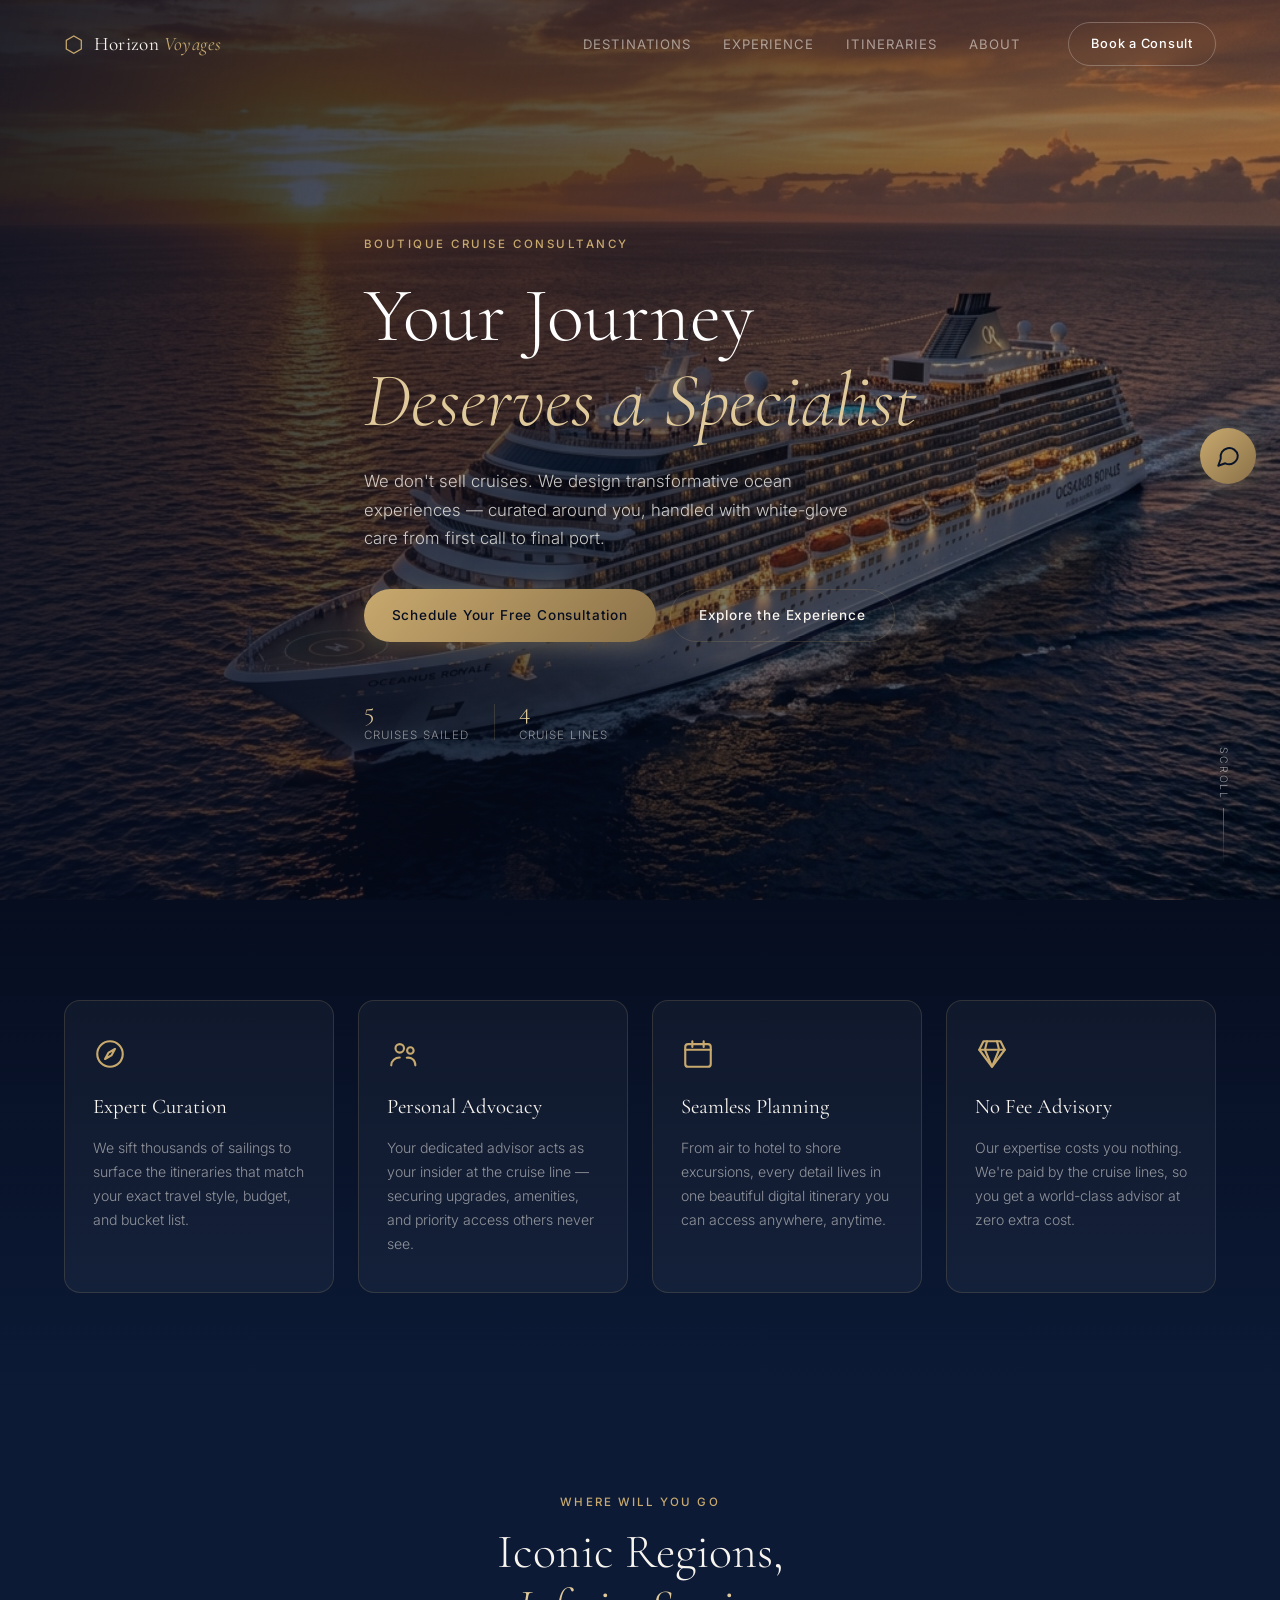
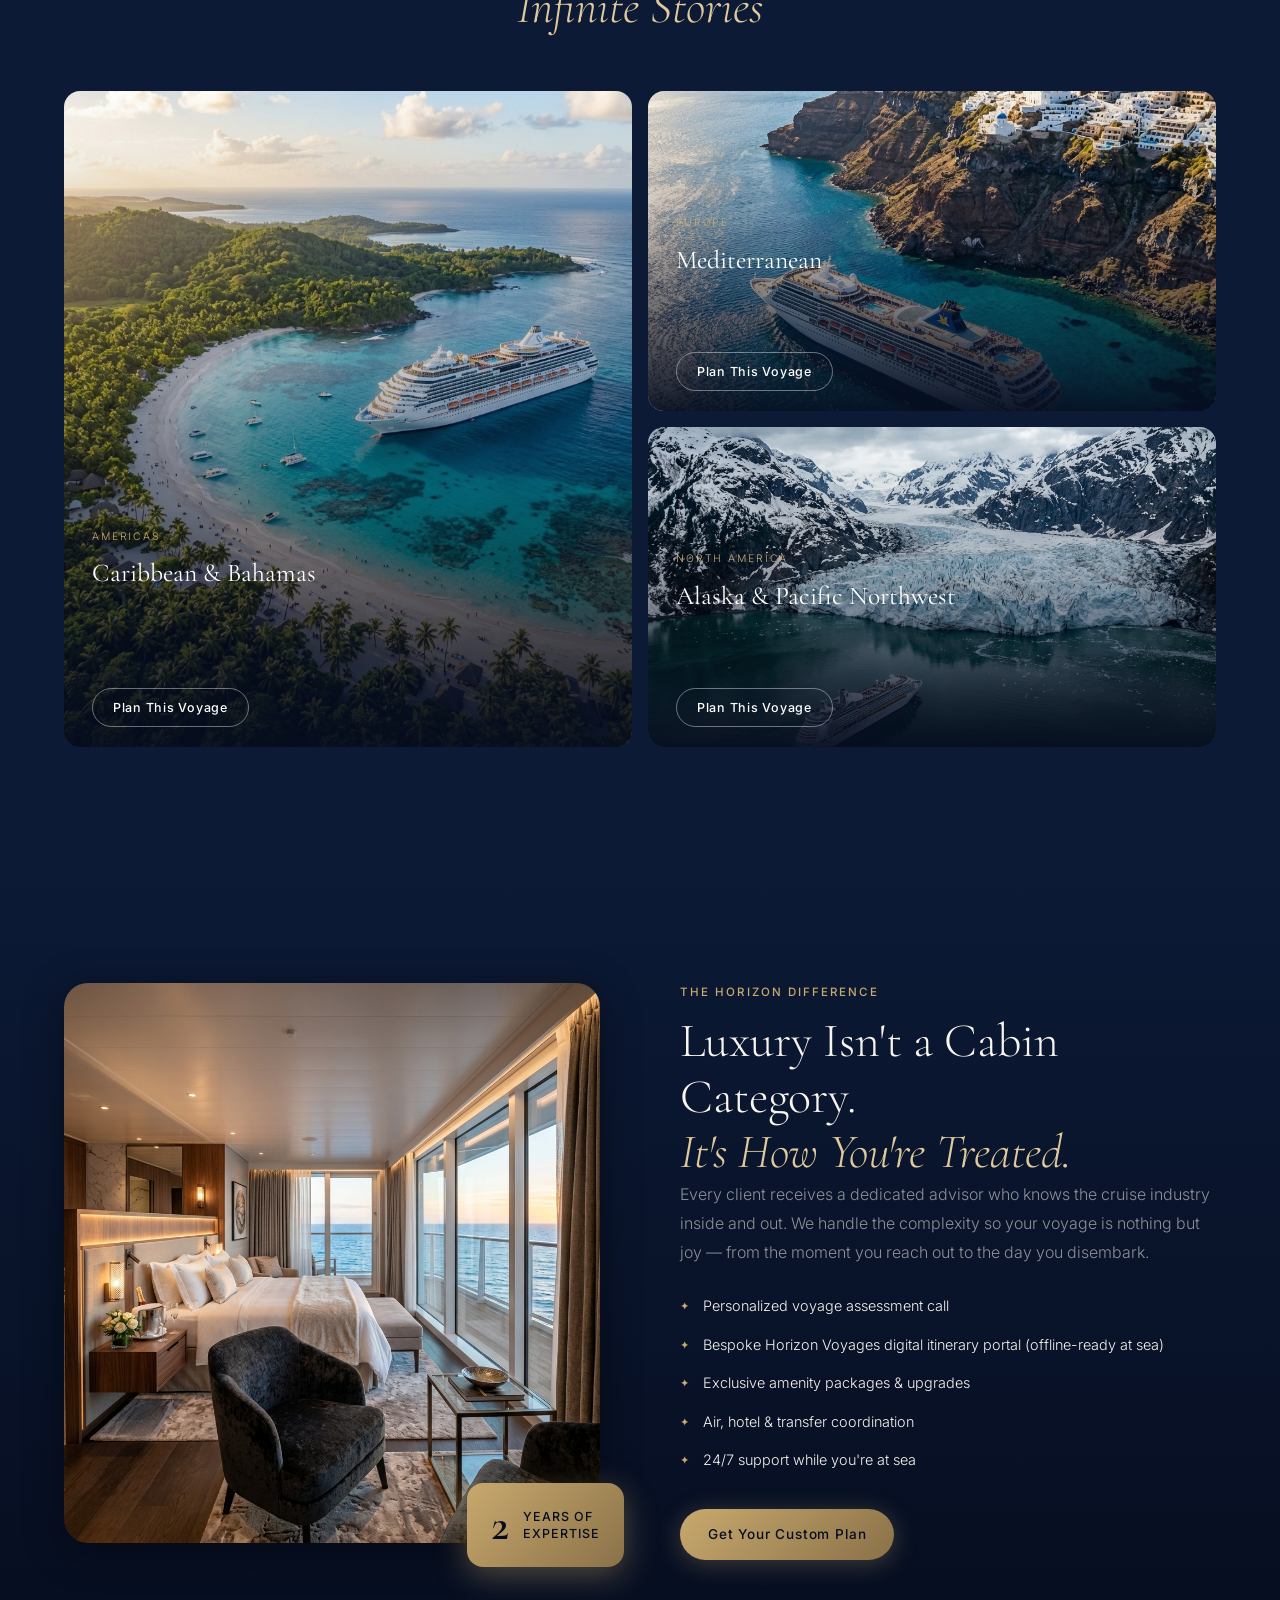
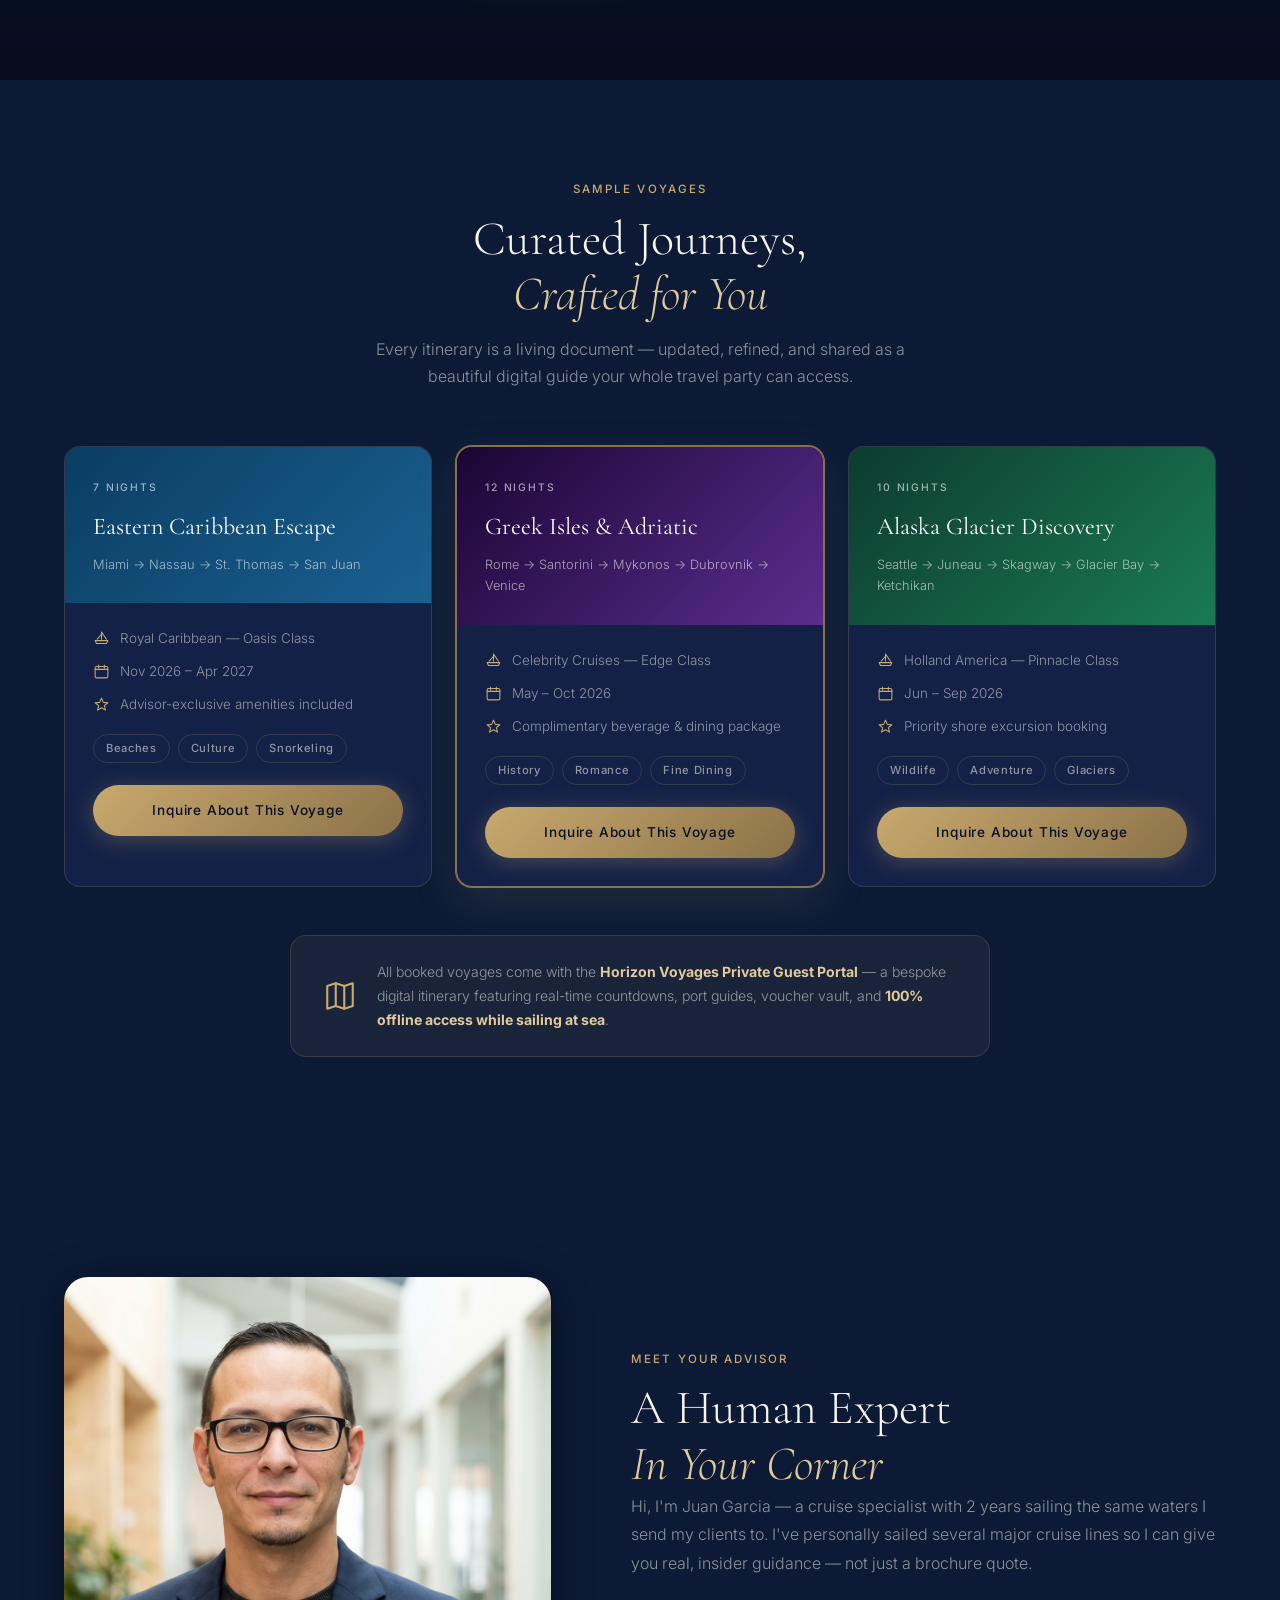
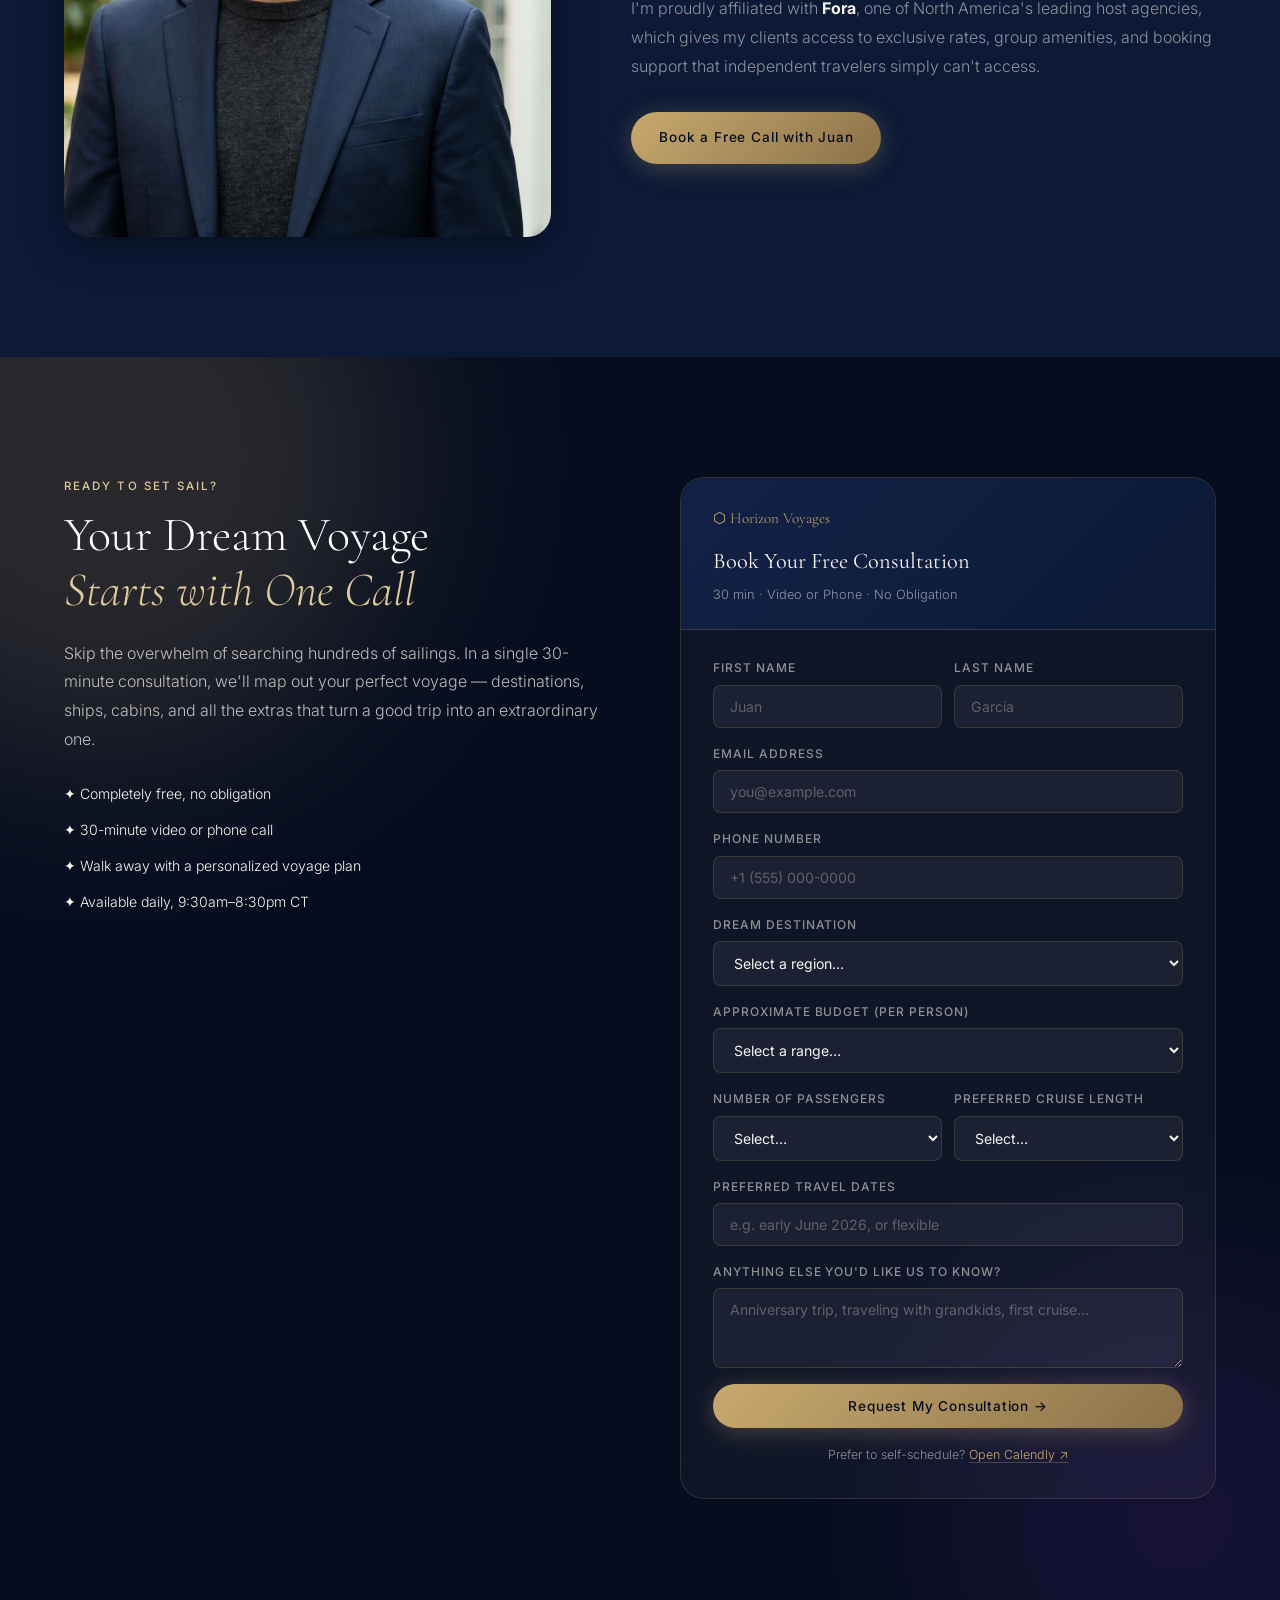
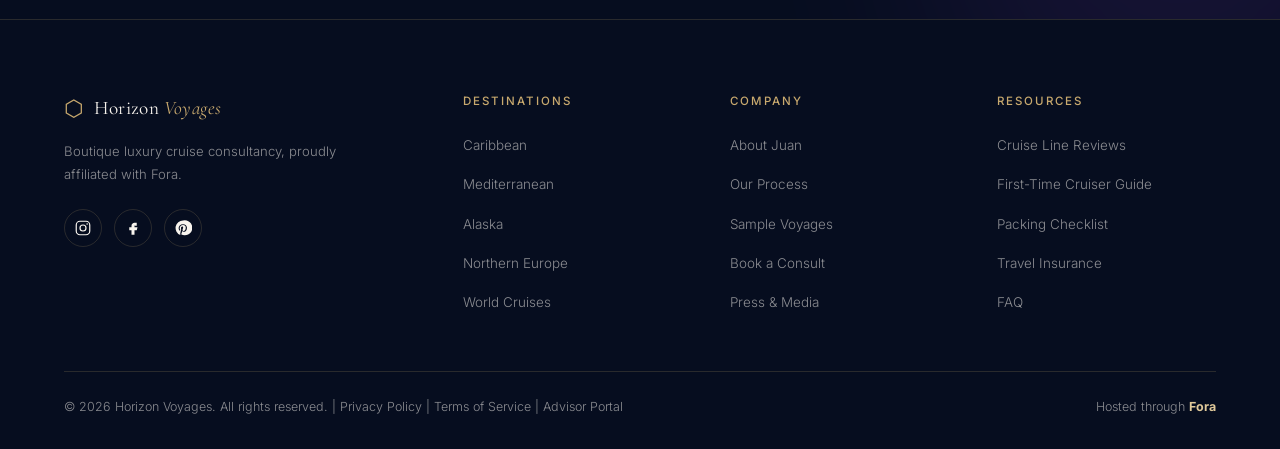
<file: index.html>
<!DOCTYPE html>
<html lang="en">
<head>
  <meta charset="UTF-8" />
  <meta name="viewport" content="width=device-width, initial-scale=1.0" />
  <title>Horizon Voyages | Luxury Cruise Specialists</title>
  <meta name="description" content="Horizon Voyages is a boutique luxury cruise consultancy. We curate bespoke ocean journeys and handle every detail — so you arrive transformed, not just traveled." />
  <link rel="canonical" href="https://horizonvoyages.net/" />
  <link rel="preconnect" href="https://fonts.googleapis.com" />
  <link rel="preconnect" href="https://fonts.gstatic.com" crossorigin />
  <link href="https://fonts.googleapis.com/css2?family=Cormorant+Garamond:ital,wght@0,300;0,400;0,500;0,600;1,300;1,400&family=Inter:wght@300;400;500;600&display=swap" rel="stylesheet" />
  <link rel="stylesheet" href="style.css" />
</head>
<body>

  <!-- ░░ NAV ░░ -->
  <nav id="navbar" class="navbar">
    <div class="nav-inner">
      <a href="#" class="logo" id="logo-link">
        <span class="logo-mark">⬡</span>
        <span class="logo-text">Horizon <em>Voyages</em></span>
      </a>
      <ul class="nav-links" id="nav-links">
        <li><a href="#destinations">Destinations</a></li>
        <li><a href="#experience">Experience</a></li>
        <li><a href="#itineraries">Itineraries</a></li>
        <li><a href="#about">About</a></li>
        <li class="nav-cta-mobile"><a href="#consult" class="btn btn-primary">Book a Consult</a></li>
      </ul>
      <a href="#consult" class="btn btn-ghost nav-cta" id="nav-cta">Book a Consult</a>
      <button class="hamburger" id="hamburger" aria-label="Toggle menu">
        <span></span><span></span><span></span>
      </button>
    </div>
  </nav>

  <!-- ░░ HERO ░░ -->
  <section class="hero" id="hero">
    <div class="hero-media">
      <img src="hero_cruise.png" alt="Luxury cruise ship at sunset" class="hero-img" id="hero-img" />
      <div class="hero-overlay"></div>
    </div>
    <div class="hero-content">
      <p class="hero-eyebrow">Boutique Cruise Consultancy</p>
      <h1 class="hero-headline">Your Journey<br /><em>Deserves a Specialist</em></h1>
      <p class="hero-sub">We don't sell cruises. We design transformative ocean experiences — curated around you, handled with white-glove care from first call to final port.</p>
      <div class="hero-actions">
        <a href="#consult" class="btn btn-primary" id="hero-cta">Schedule Your Free Consultation</a>
        <a href="#experience" class="btn btn-outline" id="hero-explore">Explore the Experience</a>
      </div>
      <div class="hero-trust">
        <div class="trust-item"><span class="trust-num">5</span><span class="trust-label">Cruises Sailed</span></div>
        <div class="trust-divider"></div>
        <div class="trust-item"><span class="trust-num">4</span><span class="trust-label">Cruise Lines</span></div>
      </div>
    </div>
    <div class="hero-scroll-hint" id="scroll-hint">
      <span>Scroll</span>
      <div class="scroll-line"></div>
    </div>
  </section>

  <!-- ░░ PHILOSOPHY STRIP ░░ -->
  <section class="philosophy" id="philosophy">
    <div class="container">
      <div class="philosophy-grid">
        <div class="phil-card" data-reveal>
          <div class="phil-icon"><svg viewBox="0 0 24 24" fill="none" stroke="currentColor" stroke-width="1.5" stroke-linecap="round" stroke-linejoin="round"><circle cx="12" cy="12" r="9"/><polygon points="15.5 8.5 11 11 8.5 15.5 13 13"/></svg></div>
          <h3>Expert Curation</h3>
          <p>We sift thousands of sailings to surface the itineraries that match your exact travel style, budget, and bucket list.</p>
        </div>
        <div class="phil-card" data-reveal>
          <div class="phil-icon"><svg viewBox="0 0 24 24" fill="none" stroke="currentColor" stroke-width="1.5" stroke-linecap="round" stroke-linejoin="round"><circle cx="9" cy="8" r="3"/><path d="M3 20c0-3.3 2.7-5.5 6-5.5"/><circle cx="16.5" cy="9.5" r="2.3"/><path d="M14 14.6c3.2-.4 6 1.6 6 5.4"/></svg></div>
          <h3>Personal Advocacy</h3>
          <p>Your dedicated advisor acts as your insider at the cruise line — securing upgrades, amenities, and priority access others never see.</p>
        </div>
        <div class="phil-card" data-reveal>
          <div class="phil-icon"><svg viewBox="0 0 24 24" fill="none" stroke="currentColor" stroke-width="1.5" stroke-linecap="round" stroke-linejoin="round"><rect x="3" y="5" width="18" height="16" rx="2"/><path d="M3 9h18M8 3v4M16 3v4"/></svg></div>
          <h3>Seamless Planning</h3>
          <p>From air to hotel to shore excursions, every detail lives in one beautiful digital itinerary you can access anywhere, anytime.</p>
        </div>
        <div class="phil-card" data-reveal>
          <div class="phil-icon"><svg viewBox="0 0 24 24" fill="none" stroke="currentColor" stroke-width="1.5" stroke-linecap="round" stroke-linejoin="round"><path d="M6 3h12l3 6-9 12L3 9z"/><path d="M3 9h18M8.5 3 7 9l5 12 5-12-1.5-6"/></svg></div>
          <h3>No Fee Advisory</h3>
          <p>Our expertise costs you nothing. We're paid by the cruise lines, so you get a world-class advisor at zero extra cost.</p>
        </div>
      </div>
    </div>
  </section>

  <!-- ░░ DESTINATIONS ░░ -->
  <section class="destinations" id="destinations">
    <div class="container">
      <div class="section-header" data-reveal>
        <p class="section-eyebrow">Where Will You Go</p>
        <h2 class="section-title">Iconic Regions,<br /><em>Infinite Stories</em></h2>
      </div>
      <div class="dest-grid">
        <div class="dest-card dest-large" id="dest-caribbean" data-reveal>
          <img src="cruise_caribbean.png" alt="Caribbean cruise destination" loading="lazy" />
          <div class="dest-card-overlay">
            <div class="dest-info">
              <p class="dest-region">Americas</p>
              <h3>Caribbean &amp; Bahamas</h3>
              <p class="dest-desc">Pristine beaches, turquoise waters, and vibrant island culture across the tropics' most storied islands.</p>
              <a href="#consult" class="btn btn-ghost-sm">Plan This Voyage</a>
            </div>
          </div>
        </div>
        <div class="dest-card" id="dest-med" data-reveal>
          <img src="cruise_mediterranean.png" alt="Mediterranean cruise" loading="lazy" />
          <div class="dest-card-overlay">
            <div class="dest-info">
              <p class="dest-region">Europe</p>
              <h3>Mediterranean</h3>
              <p class="dest-desc">Ancient cities, volcanic islands, and timeless Riviera glamour across 15 breathtaking nations.</p>
              <a href="#consult" class="btn btn-ghost-sm">Plan This Voyage</a>
            </div>
          </div>
        </div>
        <div class="dest-card" id="dest-alaska" data-reveal>
          <img src="cruise_alaska.png" alt="Alaska cruise" loading="lazy" />
          <div class="dest-card-overlay">
            <div class="dest-info">
              <p class="dest-region">North America</p>
              <h3>Alaska &amp; Pacific Northwest</h3>
              <p class="dest-desc">Glaciers, fjords, and untouched wilderness on one of the world's most awe-inspiring sailings.</p>
              <a href="#consult" class="btn btn-ghost-sm">Plan This Voyage</a>
            </div>
          </div>
        </div>
      </div>
    </div>
  </section>

  <!-- ░░ EXPERIENCE (SUITE) ░░ -->
  <section class="experience-section" id="experience">
    <div class="experience-inner">
      <div class="exp-image" data-reveal>
        <img src="cruise_suite.png" alt="Luxury cruise suite with ocean view" loading="lazy" />
        <div class="exp-badge">
          <span class="badge-num">2</span>
          <span class="badge-txt">Years of<br/>Expertise</span>
        </div>
      </div>
      <div class="exp-content" data-reveal>
        <p class="section-eyebrow">The Horizon Difference</p>
        <h2 class="section-title">Luxury Isn't a Cabin Category.<br /><em>It's How You're Treated.</em></h2>
        <p class="exp-body">Every client receives a dedicated advisor who knows the cruise industry inside and out. We handle the complexity so your voyage is nothing but joy — from the moment you reach out to the day you disembark.</p>
        <ul class="exp-checklist">
          <li><span class="check-icon">✦</span> Personalized voyage assessment call</li>
          <li><span class="check-icon">✦</span> Bespoke Horizon Voyages digital itinerary portal (offline-ready at sea)</li>
          <li><span class="check-icon">✦</span> Exclusive amenity packages &amp; upgrades</li>
          <li><span class="check-icon">✦</span> Air, hotel &amp; transfer coordination</li>
          <li><span class="check-icon">✦</span> 24/7 support while you're at sea</li>
        </ul>
        <a href="#consult" class="btn btn-primary" id="exp-cta">Get Your Custom Plan</a>
      </div>
    </div>
  </section>

  <!-- ░░ ITINERARY SHOWCASE ░░ -->
  <section class="itineraries" id="itineraries">
    <div class="container">
      <div class="section-header" data-reveal>
        <p class="section-eyebrow">Sample Voyages</p>
        <h2 class="section-title">Curated Journeys,<br /><em>Crafted for You</em></h2>
        <p class="section-sub">Every itinerary is a living document — updated, refined, and shared as a beautiful digital guide your whole travel party can access.</p>
      </div>
      <div class="itin-grid">
        <article class="itin-card" data-reveal>
          <div class="itin-header" style="background: linear-gradient(135deg,#0a3d62,#1a6091)">
            <div class="itin-nights">7 Nights</div>
            <h3>Eastern Caribbean Escape</h3>
            <p>Miami → Nassau → St. Thomas → San Juan</p>
          </div>
          <div class="itin-body">
            <div class="itin-detail"><span><svg viewBox="0 0 24 24" fill="none" stroke="currentColor" stroke-width="1.5" stroke-linecap="round" stroke-linejoin="round"><path d="M3 15h18l-2 4H5z"/><path d="M12 13V3l7 10M12 6 6 13"/></svg></span> Royal Caribbean — Oasis Class</div>
            <div class="itin-detail"><span><svg viewBox="0 0 24 24" fill="none" stroke="currentColor" stroke-width="1.5" stroke-linecap="round" stroke-linejoin="round"><rect x="3" y="5" width="18" height="16" rx="2"/><path d="M3 9h18M8 3v4M16 3v4"/></svg></span> Nov 2026 – Apr 2027</div>
            <div class="itin-detail"><span><svg viewBox="0 0 24 24" fill="none" stroke="currentColor" stroke-width="1.5" stroke-linecap="round" stroke-linejoin="round"><polygon points="12 3 14.6 9 21 9.5 16 13.7 17.6 20 12 16.5 6.4 20 8 13.7 3 9.5 9.4 9"/></svg></span> Advisor-exclusive amenities included</div>
            <div class="itin-tags">
              <span class="tag">Beaches</span><span class="tag">Culture</span><span class="tag">Snorkeling</span>
            </div>
            <a href="#consult" class="btn btn-primary btn-full" id="itin-cta-1">Inquire About This Voyage</a>
          </div>
        </article>
        <article class="itin-card featured-itin" data-reveal>
          <div class="itin-badge-featured">Most Requested</div>
          <div class="itin-header" style="background: linear-gradient(135deg,#1a0533,#5b2d8e)">
            <div class="itin-nights">12 Nights</div>
            <h3>Greek Isles &amp; Adriatic</h3>
            <p>Rome → Santorini → Mykonos → Dubrovnik → Venice</p>
          </div>
          <div class="itin-body">
            <div class="itin-detail"><span><svg viewBox="0 0 24 24" fill="none" stroke="currentColor" stroke-width="1.5" stroke-linecap="round" stroke-linejoin="round"><path d="M3 15h18l-2 4H5z"/><path d="M12 13V3l7 10M12 6 6 13"/></svg></span> Celebrity Cruises — Edge Class</div>
            <div class="itin-detail"><span><svg viewBox="0 0 24 24" fill="none" stroke="currentColor" stroke-width="1.5" stroke-linecap="round" stroke-linejoin="round"><rect x="3" y="5" width="18" height="16" rx="2"/><path d="M3 9h18M8 3v4M16 3v4"/></svg></span> May – Oct 2026</div>
            <div class="itin-detail"><span><svg viewBox="0 0 24 24" fill="none" stroke="currentColor" stroke-width="1.5" stroke-linecap="round" stroke-linejoin="round"><polygon points="12 3 14.6 9 21 9.5 16 13.7 17.6 20 12 16.5 6.4 20 8 13.7 3 9.5 9.4 9"/></svg></span> Complimentary beverage &amp; dining package</div>
            <div class="itin-tags">
              <span class="tag">History</span><span class="tag">Romance</span><span class="tag">Fine Dining</span>
            </div>
            <a href="#consult" class="btn btn-primary btn-full" id="itin-cta-2">Inquire About This Voyage</a>
          </div>
        </article>
        <article class="itin-card" data-reveal>
          <div class="itin-header" style="background: linear-gradient(135deg,#0d3b2e,#1a7a55)">
            <div class="itin-nights">10 Nights</div>
            <h3>Alaska Glacier Discovery</h3>
            <p>Seattle → Juneau → Skagway → Glacier Bay → Ketchikan</p>
          </div>
          <div class="itin-body">
            <div class="itin-detail"><span><svg viewBox="0 0 24 24" fill="none" stroke="currentColor" stroke-width="1.5" stroke-linecap="round" stroke-linejoin="round"><path d="M3 15h18l-2 4H5z"/><path d="M12 13V3l7 10M12 6 6 13"/></svg></span> Holland America — Pinnacle Class</div>
            <div class="itin-detail"><span><svg viewBox="0 0 24 24" fill="none" stroke="currentColor" stroke-width="1.5" stroke-linecap="round" stroke-linejoin="round"><rect x="3" y="5" width="18" height="16" rx="2"/><path d="M3 9h18M8 3v4M16 3v4"/></svg></span> Jun – Sep 2026</div>
            <div class="itin-detail"><span><svg viewBox="0 0 24 24" fill="none" stroke="currentColor" stroke-width="1.5" stroke-linecap="round" stroke-linejoin="round"><polygon points="12 3 14.6 9 21 9.5 16 13.7 17.6 20 12 16.5 6.4 20 8 13.7 3 9.5 9.4 9"/></svg></span> Priority shore excursion booking</div>
            <div class="itin-tags">
              <span class="tag">Wildlife</span><span class="tag">Adventure</span><span class="tag">Glaciers</span>
            </div>
            <a href="#consult" class="btn btn-primary btn-full" id="itin-cta-3">Inquire About This Voyage</a>
          </div>
        </article>
      </div>
      <div class="itin-portal-note" data-reveal>
        <div class="portal-icon"><svg viewBox="0 0 24 24" fill="none" stroke="currentColor" stroke-width="1.5" stroke-linecap="round" stroke-linejoin="round"><path d="M9 3 3 5v16l6-2 6 2 6-2V3l-6 2-6-2z"/><path d="M9 3v16M15 5v16"/></svg></div>
        <p>All booked voyages come with the <strong>Horizon Voyages Private Guest Portal</strong> — a bespoke digital itinerary featuring real-time countdowns, port guides, voucher vault, and <strong>100% offline access while sailing at sea</strong>.</p>
      </div>
    </div>
  </section>

  <!-- ░░ ADVISOR ░░ -->
  <section class="advisor-section" id="about">
    <div class="container">
      <div class="advisor-inner">
        <div class="advisor-img-wrap" data-reveal>
          <img src="advisor_portrait.png" alt="Your dedicated cruise advisor" />
        </div>
        <div class="advisor-content" data-reveal>
          <p class="section-eyebrow">Meet Your Advisor</p>
          <h2 class="section-title">A Human Expert<br /><em>In Your Corner</em></h2>
          <p class="advisor-body">Hi, I'm Juan Garcia — a cruise specialist with 2 years sailing the same waters I send my clients to. I've personally sailed several major cruise lines so I can give you real, insider guidance — not just a brochure quote.</p>
          <p class="advisor-body">I'm proudly affiliated with <strong>Fora</strong>, one of North America's leading host agencies, which gives my clients access to exclusive rates, group amenities, and booking support that independent travelers simply can't access.</p>
          <div class="advisor-actions">
            <a href="#consult" class="btn btn-primary" id="advisor-cta">Book a Free Call with Juan</a>
          </div>
        </div>
      </div>
    </div>
  </section>

  <!-- ░░ CONSULT / CALENDLY CTA ░░ -->
  <section class="consult-section" id="consult">
    <div class="consult-bg">
      <div class="consult-glow consult-glow-1"></div>
      <div class="consult-glow consult-glow-2"></div>
    </div>
    <div class="container">
      <div class="consult-inner">
        <div class="consult-copy" data-reveal>
          <p class="section-eyebrow light">Ready to Set Sail?</p>
          <h2 class="section-title light">Your Dream Voyage<br /><em>Starts with One Call</em></h2>
          <p class="consult-body">Skip the overwhelm of searching hundreds of sailings. In a single 30-minute consultation, we'll map out your perfect voyage — destinations, ships, cabins, and all the extras that turn a good trip into an extraordinary one.</p>
          <ul class="consult-bullets">
            <li>✦ Completely free, no obligation</li>
            <li>✦ 30-minute video or phone call</li>
            <li>✦ Walk away with a personalized voyage plan</li>
            <li>✦ Available daily, 9:30am–8:30pm CT</li>
          </ul>
        </div>
        <div class="consult-widget" data-reveal>
          <div class="widget-card" id="consult-widget">
            <div class="widget-header">
              <div class="widget-logo">⬡ Horizon Voyages</div>
              <h3>Book Your Free Consultation</h3>
              <p>30 min · Video or Phone · No Obligation</p>
            </div>
            <!-- Inline booking form (Calendly embed placeholder) -->
            <form class="consult-form" id="consult-form" novalidate>
              <div class="form-row">
                <div class="form-group">
                  <label for="fname">First Name</label>
                  <input type="text" id="fname" name="fname" placeholder="Juan" required />
                </div>
                <div class="form-group">
                  <label for="lname">Last Name</label>
                  <input type="text" id="lname" name="lname" placeholder="Garcia" required />
                </div>
              </div>
              <div class="form-group">
                <label for="email">Email Address</label>
                <input type="email" id="email" name="email" placeholder="you@example.com" required />
              </div>
              <div class="form-group">
                <label for="phone">Phone Number</label>
                <input type="tel" id="phone" name="phone" placeholder="+1 (555) 000-0000" />
              </div>
              <div class="form-group">
                <label for="destination">Dream Destination</label>
                <select id="destination" name="destination">
                  <option value="">Select a region…</option>
                  <option>Caribbean &amp; Bahamas</option>
                  <option>Mediterranean</option>
                  <option>Alaska &amp; Pacific Northwest</option>
                  <option>Northern Europe &amp; Fjords</option>
                  <option>Asia &amp; Southeast Asia</option>
                  <option>South America &amp; Antarctica</option>
                  <option>World Cruise</option>
                  <option>Not sure yet — help me decide</option>
                </select>
              </div>
              <div class="form-group">
                <label for="budget">Approximate Budget (per person)</label>
                <select id="budget" name="budget">
                  <option value="">Select a range…</option>
                  <option>Under $2,000</option>
                  <option>$2,000 – $5,000</option>
                  <option>$5,000 – $10,000</option>
                  <option>$10,000 – $20,000</option>
                  <option>$20,000+</option>
                </select>
              </div>
              <div class="form-row">
                <div class="form-group">
                  <label for="passengers">Number of Passengers</label>
                  <select id="passengers" name="passengers">
                    <option value="">Select…</option>
                    <option>1</option>
                    <option>2</option>
                    <option>3–4</option>
                    <option>5–6</option>
                    <option>7+</option>
                  </select>
                </div>
                <div class="form-group">
                  <label for="length">Preferred Cruise Length</label>
                  <select id="length" name="length">
                    <option value="">Select…</option>
                    <option>Up to 5 nights</option>
                    <option>6–9 nights</option>
                    <option>10–14 nights</option>
                    <option>15+ nights</option>
                    <option>Flexible</option>
                  </select>
                </div>
              </div>
              <div class="form-group">
                <label for="dates">Preferred Travel Dates</label>
                <input type="text" id="dates" name="dates" placeholder="e.g. early June 2026, or flexible" />
              </div>
              <div class="form-group">
                <label for="message">Anything else you'd like us to know?</label>
                <textarea id="message" name="message" rows="3" placeholder="Anniversary trip, traveling with grandkids, first cruise…"></textarea>
              </div>
              <div class="form-captcha" id="consult-captcha"></div>
              <p class="form-error" id="form-error" hidden></p>
              <button type="submit" class="btn btn-primary btn-full" id="form-submit">
                <span class="btn-text">Request My Consultation →</span>
                <span class="btn-loading" hidden>Sending…</span>
              </button>
              <p class="form-note">Prefer to self-schedule? <a href="https://calendly.com/horizonvoyages" id="calendly-link" class="inline-link" target="_blank" rel="noopener noreferrer">Open Calendly ↗</a></p>
            </form>
            <div class="form-success" id="form-success" hidden>
              <div class="success-icon">✦</div>
              <h3>You're on the list!</h3>
              <p>Juan will reach out within one business day to confirm your consultation time. Check your inbox for a confirmation email.</p>
            </div>
          </div>
        </div>
      </div>
    </div>
  </section>

  <!-- ░░ FOOTER ░░ -->
  <footer class="footer">
    <div class="container">
      <div class="footer-top">
        <div class="footer-brand">
          <a href="#" class="logo">
            <span class="logo-mark">⬡</span>
            <span class="logo-text">Horizon <em>Voyages</em></span>
          </a>
          <p>Boutique luxury cruise consultancy, proudly affiliated with Fora.</p>
          <div class="footer-social">
            <a href="#" aria-label="Instagram" class="social-btn" id="footer-ig"><svg viewBox="0 0 24 24" fill="none" stroke="currentColor" stroke-width="1.6"><rect x="3" y="3" width="18" height="18" rx="5"/><circle cx="12" cy="12" r="4"/><circle cx="17.5" cy="6.5" r="1" fill="currentColor" stroke="none"/></svg></a>
            <a href="#" aria-label="Facebook" class="social-btn" id="footer-fb"><svg viewBox="0 0 24 24" fill="currentColor"><path d="M14 9h3V5h-3c-2.2 0-4 1.8-4 4v2H7v4h3v6h4v-6h3l1-4h-4V9c0-.6.4-1 1-1z"/></svg></a>
            <a href="#" aria-label="Pinterest" class="social-btn" id="footer-pt"><svg viewBox="0 0 24 24" fill="currentColor"><path d="M12 2a10 10 0 0 0-3.6 19.3c-.1-.8-.1-2 .1-2.9l1.1-4.8s-.3-.6-.3-1.4c0-1.3.8-2.3 1.7-2.3.8 0 1.2.6 1.2 1.3 0 .8-.5 2.1-.8 3.2-.2.9.5 1.7 1.4 1.7 1.7 0 2.9-2.2 2.9-4.8 0-2-1.3-3.4-3.7-3.4-2.7 0-4.4 2-4.4 4.3 0 .8.2 1.3.6 1.8.2.2.2.3.1.5l-.2.8c-.1.3-.3.4-.5.2-1-.6-1.4-1.9-1.4-3.4 0-2.6 2-5.2 5.9-5.2 3.1 0 5.2 2.2 5.2 4.6 0 3.2-1.8 5.6-4.4 5.6-.9 0-1.7-.5-2-1l-.5 2.1c-.2.7-.6 1.6-.9 2.2A10 10 0 1 0 12 2z"/></svg></a>
          </div>
        </div>
        <div class="footer-links">
          <h4>Destinations</h4>
          <ul>
            <li><a href="#consult">Caribbean</a></li>
            <li><a href="#consult">Mediterranean</a></li>
            <li><a href="#consult">Alaska</a></li>
            <li><a href="#consult">Northern Europe</a></li>
            <li><a href="#consult">World Cruises</a></li>
          </ul>
        </div>
        <div class="footer-links">
          <h4>Company</h4>
          <ul>
            <li><a href="#about">About Juan</a></li>
            <li><a href="#experience">Our Process</a></li>
            <li><a href="#itineraries">Sample Voyages</a></li>
            <li><a href="#consult">Book a Consult</a></li>
            <li><a href="#">Press &amp; Media</a></li>
          </ul>
        </div>
        <div class="footer-links">
          <h4>Resources</h4>
          <ul>
            <li><a href="#">Cruise Line Reviews</a></li>
            <li><a href="#">First-Time Cruiser Guide</a></li>
            <li><a href="#">Packing Checklist</a></li>
            <li><a href="#">Travel Insurance</a></li>
            <li><a href="#">FAQ</a></li>
          </ul>
        </div>
      </div>
      <div class="footer-bottom">
        <p>© 2026 Horizon Voyages. All rights reserved. | <a href="privacy.html">Privacy Policy</a> | <a href="terms.html">Terms of Service</a> | <a href="admin.html">Advisor Portal</a></p>
        <p class="footer-host">Hosted through <strong>Fora</strong></p>
      </div>
    </div>
  </footer>

  <!-- ░░ AI CHAT WIDGET ░░ -->
  <div class="chat-widget" id="chat-widget">
    <button class="chat-widget-toggle" id="chat-toggle" aria-label="Toggle chat">
      <span class="chat-icon"><svg viewBox="0 0 24 24" fill="none" stroke="currentColor" stroke-width="1.8" stroke-linecap="round" stroke-linejoin="round"><path d="M21 11.5a8 8 0 0 1-11.5 7.2L3 21l2.3-6.5A8 8 0 1 1 21 11.5z"/></svg></span>
    </button>
    <div class="chat-window" id="chat-window" hidden>
      <div class="chat-header">
        <h3>Horizon AI Assistant</h3>
        <button class="chat-close" id="chat-close" aria-label="Close chat">✕</button>
      </div>
      <div class="chat-callback" id="chat-callback" hidden>
        <button type="button" class="chat-callback-btn" id="chat-callback-btn">
          <svg viewBox="0 0 24 24" fill="none" stroke="currentColor" stroke-width="1.8" stroke-linecap="round" stroke-linejoin="round" aria-hidden="true"><path d="M22 16.92v3a2 2 0 0 1-2.18 2 19.79 19.79 0 0 1-8.63-3.07 19.5 19.5 0 0 1-6-6 19.79 19.79 0 0 1-3.07-8.67A2 2 0 0 1 4.11 2h3a2 2 0 0 1 2 1.72c.13.96.36 1.9.7 2.81a2 2 0 0 1-.45 2.11L8.09 9.91a16 16 0 0 0 6 6l1.27-1.27a2 2 0 0 1 2.11-.45c.91.34 1.85.57 2.81.7A2 2 0 0 1 22 16.92z"/></svg>
          Talk to a live advisor now
        </button>
      </div>
      <div class="chat-messages" id="chat-messages">
        <div class="chat-msg ai-msg">
          <div class="msg-content">Hello! I'm your AI concierge. How can I help you plan your dream voyage today?</div>
        </div>
      </div>
      <div class="chat-captcha" id="chat-captcha"></div>
      <form class="chat-input-area" id="chat-form">
        <input type="text" id="chat-input" placeholder="Type your message..." autocomplete="off" />
        <button type="submit" id="chat-submit" aria-label="Send message">➤</button>
      </form>
    </div>
  </div>

  <script src="https://challenges.cloudflare.com/turnstile/v0/api.js" async defer></script>
  <script src="config.js"></script>
  <script src="CruiseChatClient.js"></script>
  <script src="script.js"></script>
</body>
</html>
</file>
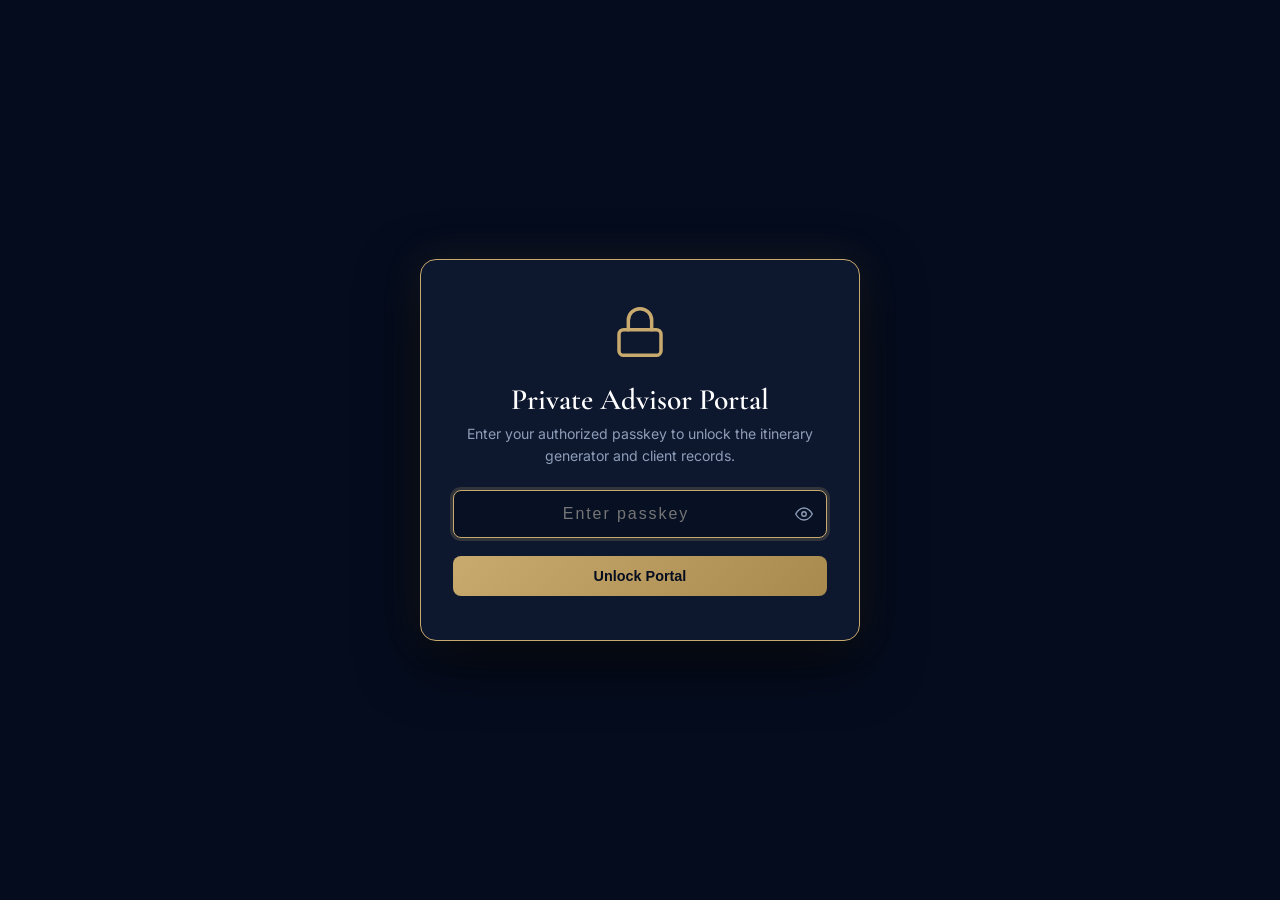
<file: admin/index.html>
<!DOCTYPE html>
<html lang="en">
<head>
  <meta charset="UTF-8" />
  <meta name="viewport" content="width=device-width, initial-scale=1.0" />
  <title>Advisor Portal — Horizon Voyages</title>
  <link rel="preconnect" href="https://fonts.googleapis.com" />
  <link rel="preconnect" href="https://fonts.gstatic.com" crossorigin />
  <link href="https://fonts.googleapis.com/css2?family=Cormorant+Garamond:wght@400;500;600;700&family=Inter:wght@300;400;500;600;700&display=swap" rel="stylesheet" />
  <style>
    :root {
      --navy-bg: #060d1f;
      --navy-card: #0d172e;
      --navy-border: rgba(200, 169, 110, 0.25);
      --gold: #c8a96e;
      --gold-light: #dfc38d;
      --gold-dark: #a8894e;
      --text: #e8eef6;
      --muted: #8e9db7;
      --success: #22c55e;
      --font-serif: 'Cormorant Garamond', Georgia, serif;
      --font-sans: 'Inter', -apple-system, BlinkMacSystemFont, sans-serif;
    }

    * { box-sizing: border-box; margin: 0; padding: 0; }
    body {
      background: var(--navy-bg);
      color: var(--text);
      font-family: var(--font-sans);
      min-height: 100vh;
      display: flex;
      flex-direction: column;
    }

    /* Auth Lock Overlay */
    .auth-overlay {
      position: fixed;
      inset: 0;
      background: rgba(6, 13, 31, 0.96);
      backdrop-filter: blur(20px);
      z-index: 1000;
      display: flex;
      align-items: center;
      justify-content: center;
      padding: 20px;
    }
    .auth-card {
      background: var(--navy-card);
      border: 1px solid var(--gold);
      border-radius: 16px;
      max-width: 440px;
      width: 100%;
      padding: 44px 32px;
      text-align: center;
      box-shadow: 0 20px 60px rgba(0, 0, 0, 0.7), 0 0 40px rgba(200, 169, 110, 0.12);
      animation: scaleIn 0.3s cubic-bezier(0.16, 1, 0.3, 1);
    }
    @keyframes scaleIn {
      from { opacity: 0; transform: scale(0.95); }
      to { opacity: 1; transform: scale(1); }
    }
    .auth-crest {
      width: 56px;
      height: 56px;
      color: var(--gold);
      margin: 0 auto 18px;
    }
    .auth-title {
      font-family: var(--font-serif);
      font-size: 1.85rem;
      font-weight: 600;
      color: #fff;
      margin-bottom: 6px;
    }
    .auth-sub {
      color: var(--muted);
      font-size: 0.88rem;
      line-height: 1.5;
      margin-bottom: 24px;
    }
    .auth-input-wrap {
      position: relative;
      margin-bottom: 18px;
    }
    .auth-input {
      width: 100%;
      background: #081124;
      border: 1px solid rgba(200, 169, 110, 0.4);
      border-radius: 8px;
      padding: 14px 44px 14px 16px;
      color: #fff;
      font-size: 1rem;
      text-align: center;
      letter-spacing: 0.12em;
    }
    .auth-input:focus {
      outline: none;
      border-color: var(--gold);
      box-shadow: 0 0 0 3px rgba(200, 169, 110, 0.2);
    }
    .auth-toggle-eye {
      position: absolute;
      right: 14px;
      top: 50%;
      transform: translateY(-50%);
      background: none;
      border: none;
      color: var(--muted);
      cursor: pointer;
      padding: 0;
      display: flex;
    }
    .auth-toggle-eye:hover { color: var(--gold); }
    .auth-error {
      color: #ef4444;
      font-size: 0.85rem;
      margin-top: 10px;
      display: none;
    }

    header {
      border-bottom: 1px solid var(--navy-border);
      background: rgba(6, 13, 31, 0.85);
      backdrop-filter: blur(12px);
      position: sticky;
      top: 0;
      z-index: 50;
      padding: 16px 32px;
      display: flex;
      justify-content: space-between;
      align-items: center;
    }
    .brand {
      display: flex;
      align-items: center;
      gap: 12px;
    }
    .brand svg {
      width: 28px;
      height: 28px;
      color: var(--gold);
    }
    .brand-title {
      font-family: var(--font-serif);
      font-size: 1.35rem;
      font-weight: 600;
      letter-spacing: 0.04em;
    }
    .brand-subtitle {
      font-size: 0.75rem;
      color: var(--gold);
      text-transform: uppercase;
      letter-spacing: 0.12em;
      margin-left: 8px;
      border-left: 1px solid var(--navy-border);
      padding-left: 8px;
    }

    .header-actions {
      display: flex;
      align-items: center;
      gap: 14px;
    }
    .badge-status {
      display: inline-flex;
      align-items: center;
      gap: 6px;
      font-size: 0.78rem;
      padding: 4px 10px;
      border-radius: 999px;
      background: rgba(34, 197, 94, 0.1);
      border: 1px solid rgba(34, 197, 94, 0.3);
      color: var(--success);
    }
    .badge-status.offline {
      background: rgba(239, 68, 68, 0.1);
      border-color: rgba(239, 68, 68, 0.3);
      color: #ef4444;
    }
    .status-dot {
      width: 6px;
      height: 6px;
      border-radius: 50%;
      background: currentColor;
    }
    .btn-lock {
      color: var(--muted);
      background: transparent;
      border: 1px solid rgba(255, 255, 255, 0.12);
      padding: 5px 12px;
      border-radius: 6px;
      font-size: 0.78rem;
      cursor: pointer;
      transition: all 0.2s;
      display: inline-flex;
      align-items: center;
      gap: 5px;
    }
    .btn-lock:hover {
      color: #ef4444;
      border-color: #ef4444;
      background: rgba(239, 68, 68, 0.08);
    }
    .nav-link {
      color: var(--muted);
      text-decoration: none;
      font-size: 0.85rem;
      transition: color 0.2s;
    }
    .nav-link:hover { color: var(--gold); }

    main {
      flex: 1;
      max-width: 1100px;
      width: 100%;
      margin: 0 auto;
      padding: 40px 24px;
    }

    .hero-banner {
      margin-bottom: 32px;
    }
    .hero-banner h1 {
      font-family: var(--font-serif);
      font-size: 2.2rem;
      font-weight: 500;
      color: #fff;
      margin-bottom: 8px;
    }
    .hero-banner p {
      color: var(--muted);
      font-size: 0.95rem;
    }

    .card {
      background: var(--navy-card);
      border: 1px solid var(--navy-border);
      border-radius: 12px;
      padding: 28px;
      margin-bottom: 32px;
      box-shadow: 0 10px 30px rgba(0, 0, 0, 0.25);
    }
    .card-header {
      display: flex;
      justify-content: space-between;
      align-items: center;
      margin-bottom: 20px;
    }
    .card-title {
      font-family: var(--font-serif);
      font-size: 1.4rem;
      font-weight: 600;
      color: var(--gold-light);
    }
    .card-subtitle {
      font-size: 0.85rem;
      color: var(--muted);
      margin-top: 4px;
    }

    .form-group {
      margin-bottom: 18px;
    }
    .form-label {
      display: block;
      font-size: 0.85rem;
      font-weight: 500;
      color: var(--text);
      margin-bottom: 8px;
    }
    .form-hint {
      font-size: 0.78rem;
      color: var(--muted);
      margin-top: 4px;
    }
    textarea, input[type="text"], input[type="email"] {
      width: 100%;
      background: #081124;
      border: 1px solid rgba(200, 169, 110, 0.3);
      border-radius: 8px;
      color: #fff;
      padding: 12px 14px;
      font-family: inherit;
      font-size: 0.9rem;
      transition: border-color 0.2s, box-shadow 0.2s;
    }
    textarea:focus, input:focus {
      outline: none;
      border-color: var(--gold);
      box-shadow: 0 0 0 3px rgba(200, 169, 110, 0.15);
    }
    textarea {
      font-family: 'Consolas', 'Menlo', monospace;
      font-size: 0.82rem;
      line-height: 1.5;
      resize: vertical;
    }

    .form-row {
      display: flex;
      gap: 16px;
      align-items: flex-end;
    }

    .btn {
      display: inline-flex;
      align-items: center;
      justify-content: center;
      gap: 8px;
      background: linear-gradient(135deg, var(--gold) 0%, var(--gold-dark) 100%);
      color: #060d1f;
      font-weight: 600;
      font-size: 0.9rem;
      padding: 12px 24px;
      border-radius: 8px;
      border: none;
      cursor: pointer;
      transition: transform 0.15s, box-shadow 0.15s, opacity 0.15s;
      white-space: nowrap;
    }
    .btn:hover {
      transform: translateY(-1px);
      box-shadow: 0 6px 18px rgba(200, 169, 110, 0.25);
    }
    .btn:active { transform: translateY(0); }
    .btn:disabled {
      opacity: 0.6;
      cursor: not-allowed;
      transform: none;
    }

    .btn-secondary {
      background: transparent;
      color: var(--gold);
      border: 1px solid var(--gold);
    }
    .btn-secondary:hover {
      background: rgba(200, 169, 110, 0.1);
      box-shadow: none;
    }

    /* Result Banner */
    .result-box {
      display: none;
      background: rgba(200, 169, 110, 0.08);
      border: 1px solid var(--gold);
      border-radius: 10px;
      padding: 24px;
      margin-top: 24px;
      animation: fadeIn 0.3s ease;
    }
    @keyframes fadeIn {
      from { opacity: 0; transform: translateY(6px); }
      to { opacity: 1; transform: translateY(0); }
    }

    .result-header {
      display: flex;
      align-items: center;
      gap: 10px;
      margin-bottom: 14px;
    }
    .result-header svg {
      color: var(--gold);
      width: 22px;
      height: 22px;
      flex-shrink: 0;
    }
    .result-header h3 {
      font-family: var(--font-serif);
      font-size: 1.25rem;
      color: #fff;
    }

    .result-grid {
      display: grid;
      grid-template-columns: repeat(auto-fit, minmax(200px, 1fr));
      gap: 12px;
      margin-bottom: 20px;
      font-size: 0.88rem;
    }
    .result-item {
      background: #081124;
      padding: 10px 14px;
      border-radius: 6px;
      border: 1px solid rgba(255, 255, 255, 0.05);
    }
    .result-item span {
      display: block;
      color: var(--muted);
      font-size: 0.75rem;
      margin-bottom: 2px;
      text-transform: uppercase;
      letter-spacing: 0.05em;
    }
    .result-item strong {
      color: #fff;
      font-weight: 500;
    }

    .link-share-bar {
      display: flex;
      gap: 10px;
      align-items: center;
      margin-bottom: 12px;
    }
    .share-url-input {
      font-family: 'Consolas', monospace;
      color: var(--gold-light);
      background: #050a17;
      font-size: 0.88rem;
    }

    /* Itineraries List */
    .table-wrap {
      overflow-x: auto;
    }
    table {
      width: 100%;
      border-collapse: collapse;
      font-size: 0.88rem;
    }
    th, td {
      padding: 12px 14px;
      text-align: left;
      border-bottom: 1px solid rgba(255, 255, 255, 0.06);
    }
    th {
      color: var(--gold);
      font-weight: 600;
      font-size: 0.8rem;
      text-transform: uppercase;
      letter-spacing: 0.06em;
    }
    tr:hover td {
      background: rgba(255, 255, 255, 0.02);
    }
    .token-pill {
      font-family: monospace;
      font-size: 0.78rem;
      background: rgba(200, 169, 110, 0.12);
      color: var(--gold);
      padding: 3px 7px;
      border-radius: 4px;
      text-decoration: none;
      display: inline-flex;
      align-items: center;
      gap: 4px;
    }
    .token-pill:hover {
      background: rgba(200, 169, 110, 0.25);
    }

    .sample-btn {
      font-size: 0.78rem;
      color: var(--gold);
      background: none;
      border: none;
      cursor: pointer;
      text-decoration: underline;
      padding: 0;
    }

    footer {
      border-top: 1px solid var(--navy-border);
      padding: 24px;
      text-align: center;
      font-size: 0.8rem;
      color: var(--muted);
    }
  </style>
</head>
<body>

  <!-- ░░ SECURITY PASSKEY OVERLAY ░░ -->
  <div class="auth-overlay" id="authOverlay">
    <div class="auth-card">
      <svg class="auth-crest" viewBox="0 0 24 24" fill="none" stroke="currentColor" stroke-width="1.5" stroke-linecap="round" stroke-linejoin="round">
        <rect x="3" y="11" width="18" height="11" rx="2" ry="2"/>
        <path d="M7 11V7a5 5 0 0 1 10 0v4"/>
      </svg>
      <h2 class="auth-title">Private Advisor Portal</h2>
      <p class="auth-sub">Enter your authorized passkey to unlock the itinerary generator and client records.</p>
      
      <form id="authForm">
        <div class="auth-input-wrap">
          <input type="password" id="passkeyInput" class="auth-input" placeholder="Enter passkey" autocomplete="current-password" autofocus />
          <button type="button" class="auth-toggle-eye" id="btnToggleEye" title="Toggle visibility">
            <svg width="18" height="18" viewBox="0 0 24 24" fill="none" stroke="currentColor" stroke-width="1.8">
              <path d="M1 12s4-8 11-8 11 8 11 8-4 8-11 8-11-8-11-8z"/>
              <circle cx="12" cy="12" r="3"/>
            </svg>
          </button>
        </div>
        <button type="submit" class="btn" style="width: 100%;">Unlock Portal</button>
        <p class="auth-error" id="authError">Invalid passkey. Access denied.</p>
      </form>
    </div>
  </div>

  <!-- ░░ MAIN ADVISOR DASHBOARD ░░ -->
  <div id="adminContent" style="display: none; flex-direction: column; min-height: 100vh;">
    <!-- Top Navigation Bar -->
    <header>
      <div class="brand">
        <svg viewBox="0 0 24 24" fill="none" stroke="currentColor" stroke-width="1.5" stroke-linecap="round" stroke-linejoin="round">
          <circle cx="12" cy="12" r="10"/>
          <path d="M12 2a14.5 14.5 0 0 0 0 20 14.5 14.5 0 0 0 0-20"/>
          <path d="M2 12h20"/>
        </svg>
        <div>
          <span class="brand-title">Horizon Voyages</span>
          <span class="brand-subtitle">Advisor Portal</span>
        </div>
      </div>

      <div class="header-actions">
        <div class="badge-status" id="backendBadge">
          <span class="status-dot"></span>
          <span id="backendStatusText">Checking API...</span>
        </div>
        <a href="../index.html" class="nav-link">Main Site ↗</a>
        <a href="../itinerary/" class="nav-link">Sample Itinerary ↗</a>
        <button type="button" class="btn-lock" id="btnLockPortal" title="Lock the advisor workbench">
          <svg width="12" height="12" viewBox="0 0 24 24" fill="none" stroke="currentColor" stroke-width="2">
            <rect x="3" y="11" width="18" height="11" rx="2"/>
            <path d="M7 11V7a5 5 0 0 1 10 0v4"/>
          </svg>
          <span>Lock</span>
        </button>
      </div>
    </header>

    <main>
      <div class="hero-banner">
        <h1>Advisor Itinerary Command Center</h1>
        <p>Transform raw cruise line confirmation emails or supplier PDFs into bespoke, offline-ready client digital portals in seconds.</p>
      </div>

      <!-- Generator Card -->
      <section class="card">
        <div class="card-header">
          <div>
            <h2 class="card-title">AI Cruise Confirmation Parser</h2>
            <p class="card-subtitle">Works with Norwegian, Carnival, Celebrity, Royal Caribbean, Virgin Voyages, Princess &amp; more.</p>
          </div>
          <button type="button" class="sample-btn" id="btnLoadSample">Insert sample NCL confirmation</button>
        </div>

        <form id="parseForm">
          <div class="form-group">
            <label class="form-label" for="rawConfirmation">Paste Confirmation Email or PDF Text</label>
            <textarea id="rawConfirmation" rows="8" placeholder="Paste the confirmation email from Norwegian, Carnival, Celebrity, etc. here..."></textarea>
            <p class="form-hint">The AI parser extracts the lead passenger, stateroom number, ship, sail dates, day-by-day port times, and packages automatically.</p>
          </div>

          <div class="form-row">
            <div class="form-group" style="flex: 1; margin-bottom: 0;">
              <label class="form-label" for="clientEmail">Client Email (Optional)</label>
              <input type="email" id="clientEmail" placeholder="client@example.com (for agency records)" />
            </div>
            <button type="submit" class="btn" id="btnSubmit">
              <svg width="18" height="18" viewBox="0 0 24 24" fill="none" stroke="currentColor" stroke-width="2">
                <path d="M12 2v4M12 18v4M4.93 4.93l2.83 2.83M16.24 16.24l2.83 2.83M2 12h4M18 12h4M4.93 19.07l2.83-2.83M16.24 7.76l2.83-2.83"/>
              </svg>
              <span id="btnSubmitText">Generate &amp; Issue Itinerary</span>
            </button>
          </div>
        </form>

        <!-- Result Banner -->
        <div class="result-box" id="resultBox">
          <div class="result-header">
            <svg viewBox="0 0 24 24" fill="none" stroke="currentColor" stroke-width="2">
              <path d="M22 11.08V12a10 10 0 1 1-5.93-9.14"/>
              <polyline points="22 4 12 14.01 9 11.01"/>
            </svg>
            <h3 id="resultVoyageTitle">Curated Voyage Generated</h3>
          </div>

          <div class="result-grid">
            <div class="result-item">
              <span>Primary Traveler</span>
              <strong id="resClient">Sarah &amp; David Jenkins</strong>
            </div>
            <div class="result-item">
              <span>Vessel &amp; Cruise Line</span>
              <strong id="resShip">Norwegian Prima</strong>
            </div>
            <div class="result-item">
              <span>Stateroom</span>
              <strong id="resStateroom">Suite #12204</strong>
            </div>
            <div class="result-item">
              <span>Sail Dates / Days</span>
              <strong id="resDates">Nov 14, 2026 (8 Days)</strong>
            </div>
          </div>

          <div class="form-group">
            <label class="form-label">Client Portal URL (Share with Traveler)</label>
            <div class="link-share-bar">
              <input type="text" id="resShareUrl" class="share-url-input" readonly />
              <button type="button" class="btn" id="btnCopyLink">Copy Link</button>
              <a id="btnPreviewLink" href="#" target="_blank" class="btn btn-secondary">Open Portal ↗</a>
            </div>
            <p class="form-hint" style="color:var(--gold-light);">✦ This link gives your client private read-only access with live embarkation countdown, port guides, and offline sync at sea.</p>
          </div>
        </div>
      </section>

      <!-- Active Itineraries List -->
      <section class="card">
        <div class="card-header">
          <div>
            <h2 class="card-title">Recent Client Itineraries</h2>
            <p class="card-subtitle">Active client voyages stored in database.</p>
          </div>
          <button type="button" class="btn btn-secondary" id="btnRefreshList" style="padding: 6px 14px; font-size: 0.8rem;">Refresh List</button>
        </div>

        <div class="table-wrap">
          <table id="itinsTable">
            <thead>
              <tr>
                <th>ID</th>
                <th>Lead Guest</th>
                <th>Cruise Line &amp; Ship</th>
                <th>Sail Date</th>
                <th>Client Portal</th>
                <th>Created</th>
              </tr>
            </thead>
            <tbody id="itinsTableBody">
              <tr>
                <td colspan="6" style="text-align:center; color:var(--muted); padding:24px;">Loading saved itineraries from backend...</td>
              </tr>
            </tbody>
          </table>
        </div>
      </section>
    </main>

    <footer>
      <p>Horizon Voyages — Private Advisor Command Center &copy; 2026. For authorized travel advisor use only.</p>
    </footer>
  </div>

  <!-- Runtime Config -->
  <script src="../config.js"></script>
  <script>
    // The advisor passkey is verified SERVER-SIDE (POST /api/itinerary/auth/verify).
    // Nothing secret (no passkey, no hash) lives in this public file.

    // Resolve Backend API Base
    const API_BASE = (window.APP_CONFIG && window.APP_CONFIG.API_BASE)
      ? window.APP_CONFIG.API_BASE
      : ((window.location.hostname === 'localhost' || window.location.hostname === '127.0.0.1')
        ? 'http://localhost:8000'
        : '');

    // Sample NCL confirmation for 1-click test
    const SAMPLE_NCL = `NORWEGIAN CRUISE LINE - RESERVATION CONFIRMATION
Guest Name: Sarah & David Jenkins
Reservation Number: NCL-9842104
Vessel: Norwegian Prima
Stateroom: Club Balcony Suite #12204
Sail Date: November 14, 2026 to November 21, 2026
Duration: 7-Night Western Caribbean
Embarkation Port: Port of Miami, FL (Terminal B)
Boarding Window: 12:00 PM - 02:30 PM
Disembarkation Port: Port of Miami, FL

Itinerary:
Day 1 - Miami, Florida (Departs 4:00 PM)
Day 2 - At Sea (Cruising)
Day 3 - Cozumel, Mexico (8:00 AM - 6:00 PM)
Day 4 - Harvest Caye, Belize (NCL Private Island) (8:00 AM - 5:00 PM)
Day 5 - Roatan, Bay Islands, Honduras (8:00 AM - 5:00 PM)
Day 6 - Costa Maya, Mexico (8:00 AM - 5:00 PM)
Day 7 - At Sea (Cruising)
Day 8 - Miami, Florida (Arrives 7:00 AM)

Included Amenities:
- Free at Sea Premium Beverage Package
- Speciality Dining Package (3 Nights)
- 250 Minutes High Speed Wi-Fi
- $100 Shore Excursion Credit per Port
- Prepaid Daily Gratuities`;

    document.addEventListener('DOMContentLoaded', () => {
      initAuthGate();

      document.getElementById('btnLoadSample').addEventListener('click', () => {
        document.getElementById('rawConfirmation').value = SAMPLE_NCL;
        document.getElementById('clientEmail').value = 'sarah.jenkins@example.com';
      });

      document.getElementById('parseForm').addEventListener('submit', handleParseSubmit);
      document.getElementById('btnCopyLink').addEventListener('click', copyShareLink);
      document.getElementById('btnRefreshList').addEventListener('click', fetchItineraries);
      document.getElementById('btnLockPortal').addEventListener('click', lockPortal);
      document.getElementById('btnToggleEye').addEventListener('click', toggleEye);
    });

    // ── Authentication & Security Gate ──
    function initAuthGate() {
      const savedPass = sessionStorage.getItem('hv_advisor_pass');
      if (savedPass) {
        unlockWorkbench(false);
      } else {
        document.getElementById('authOverlay').style.display = 'flex';
        document.getElementById('adminContent').style.display = 'none';
        document.getElementById('passkeyInput').focus();
      }

      document.getElementById('authForm').addEventListener('submit', async (e) => {
        e.preventDefault();
        const input = document.getElementById('passkeyInput').value;
        const errEl = document.getElementById('authError');
        errEl.style.display = 'none';

        let ok = false;
        try {
          const res = await fetch(`${API_BASE}/api/itinerary/auth/verify`, {
            method: 'POST',
            headers: { 'X-Admin-Password': input }
          });
          ok = res.ok;
          if (res.status === 429) errEl.textContent = 'Too many attempts. Wait a minute and try again.';
          else if (res.status === 503) errEl.textContent = 'Advisor access is not configured on the server.';
          else if (!res.ok) errEl.textContent = 'Incorrect passkey.';
        } catch (err) {
          errEl.textContent = 'Could not reach the server.';
        }
        if (ok) {
          sessionStorage.setItem('hv_advisor_pass', input);
          unlockWorkbench(true);
        } else {
          errEl.style.display = 'block';
          document.getElementById('passkeyInput').value = '';
          document.getElementById('passkeyInput').focus();
        }
      });
    }

    function unlockWorkbench(isFirstUnlock) {
      document.getElementById('authOverlay').style.display = 'none';
      const content = document.getElementById('adminContent');
      content.style.display = 'flex';

      checkBackendHealth();
      fetchItineraries();

      if (isFirstUnlock) {
        console.log('[Advisor] Authentication verified. Workbench unlocked.');
      }
    }

    function lockPortal() {
      sessionStorage.removeItem('hv_advisor_pass');
      document.getElementById('adminContent').style.display = 'none';
      document.getElementById('authOverlay').style.display = 'flex';
      document.getElementById('passkeyInput').value = '';
      document.getElementById('authError').style.display = 'none';
      document.getElementById('passkeyInput').focus();
    }

    function toggleEye() {
      const inp = document.getElementById('passkeyInput');
      inp.type = (inp.type === 'password') ? 'text' : 'password';
    }

    function getAuthHeaders() {
      // No default: without a passkey in this session the server rejects the call.
      const pass = sessionStorage.getItem('hv_advisor_pass') || '';
      return {
        'Content-Type': 'application/json',
        'X-Admin-Password': pass
      };
    }

    async function checkBackendHealth() {
      const badge = document.getElementById('backendBadge');
      const text = document.getElementById('backendStatusText');
      try {
        const res = await fetch(`${API_BASE}/healthz`, { method: 'GET' });
        if (res.ok) {
          badge.className = 'badge-status';
          text.textContent = 'API Connected';
        } else {
          badge.className = 'badge-status offline';
          text.textContent = 'Backend Offline';
        }
      } catch (err) {
        badge.className = 'badge-status offline';
        text.textContent = 'Backend Offline';
      }
    }

    async function handleParseSubmit(e) {
      e.preventDefault();
      const rawText = document.getElementById('rawConfirmation').value.trim();
      const clientEmail = document.getElementById('clientEmail').value.trim();
      const btn = document.getElementById('btnSubmit');
      const btnText = document.getElementById('btnSubmitText');

      if (!rawText) {
        alert('Please paste the cruise confirmation text before submitting.');
        return;
      }

      btn.disabled = true;
      btnText.textContent = 'Parsing with AI...';

      try {
        const res = await fetch(`${API_BASE}/api/itinerary/parse`, {
          method: 'POST',
          headers: getAuthHeaders(),
          body: JSON.stringify({
            raw_text: rawText,
            client_email: clientEmail || null,
            auto_save: true
          })
        });

        if (res.status === 401) {
          const errData = await res.json().catch(() => ({}));
          alert('Authentication error: ' + (errData.detail || 'Invalid passkey.'));
          lockPortal();
          return;
        }

        const data = await res.json();
        if (res.ok && data.success) {
          renderResult(data);
          fetchItineraries();
        } else {
          alert('Failed to parse confirmation: ' + (data.detail || 'Unknown error occurred.'));
        }
      } catch (err) {
        alert('Network request to backend failed: ' + err.message);
      } finally {
        btn.disabled = false;
        btnText.textContent = 'Generate & Issue Itinerary';
      }
    }

    function renderResult(data) {
      const box = document.getElementById('resultBox');
      const itin = data.itinerary;
      const client = itin.client || {};
      const booking = itin.booking || {};

      document.getElementById('resultVoyageTitle').textContent = itin.title || 'Curated Voyage';
      document.getElementById('resClient').textContent = client.leadGuest || 'Guest';
      document.getElementById('resShip').textContent = `${booking.cruiseLine || ''} — ${booking.ship || ''}`;
      document.getElementById('resStateroom').textContent = booking.stateroom || 'Confirmed Cabin';
      document.getElementById('resDates').textContent = `${booking.embarks?.date || 'Upcoming'} (${itin.days?.length || 0} Days)`;

      // Share URL (enforce https://horizonvoyages.net)
      let shareUrl = data.share_url || '';
      if (shareUrl.includes('horizonvoyages.com')) {
        shareUrl = shareUrl.replace('horizonvoyages.com', 'horizonvoyages.net');
      }
      if (!shareUrl) {
        const origin = (window.location.origin && window.location.origin !== 'null' && !window.location.origin.startsWith('file:'))
          ? window.location.origin
          : 'https://horizonvoyages.net';
        shareUrl = `${origin}/itinerary/?token=${encodeURIComponent(data.token)}`;
      }
      document.getElementById('resShareUrl').value = shareUrl;
      document.getElementById('btnPreviewLink').href = `/itinerary/?token=${encodeURIComponent(data.token)}`;

      box.style.display = 'block';
      box.scrollIntoView({ behavior: 'smooth', block: 'nearest' });
    }

    function copyShareLink() {
      const input = document.getElementById('resShareUrl');
      input.select();
      input.setSelectionRange(0, 99999);
      navigator.clipboard.writeText(input.value).then(() => {
        const copyBtn = document.getElementById('btnCopyLink');
        const orig = copyBtn.textContent;
        copyBtn.textContent = 'Copied!';
        setTimeout(() => copyBtn.textContent = orig, 2000);
      });
    }

    async function fetchItineraries() {
      const tbody = document.getElementById('itinsTableBody');
      try {
        const res = await fetch(`${API_BASE}/api/itinerary/list/all`, {
          headers: getAuthHeaders()
        });
        if (res.ok) {
          const list = await res.json();
          if (list && list.length > 0) {
            tbody.innerHTML = list.map(item => `
              <tr>
                <td>#${item.id}</td>
                <td><strong>${escapeHtml(item.client_name || 'Guest')}</strong></td>
                <td>${escapeHtml(item.cruise_line || '')} ${escapeHtml(item.ship_name ? '— ' + item.ship_name : '')}</td>
                <td>${escapeHtml(item.sail_date || '—')}</td>
                <td>
                  <a href="/itinerary/?token=${encodeURIComponent(item.token)}" target="_blank" class="token-pill">
                    <span>${item.token.substring(0, 8)}…</span>
                    <svg width="12" height="12" viewBox="0 0 24 24" fill="none" stroke="currentColor" stroke-width="2"><path d="M18 13v6a2 2 0 0 1-2 2H5a2 2 0 0 1-2-2V8a2 2 0 0 1 2-2h6"/><polyline points="15 3 21 3 21 9"/><line x1="10" y1="14" x2="21" y2="3"/></svg>
                  </a>
                </td>
                <td style="color:var(--muted); font-size:0.78rem;">${item.created_at ? item.created_at.substring(0, 10) : '—'}</td>
              </tr>
            `).join('');
          } else {
            tbody.innerHTML = '<tr><td colspan="6" style="text-align:center; color:var(--muted); padding:24px;">No custom itineraries generated yet. Paste a confirmation above to create the first one!</td></tr>';
          }
        } else if (res.status === 401) {
          lockPortal();
          tbody.innerHTML = '<tr><td colspan="6" style="text-align:center; color:#ef4444; padding:24px;">Authentication required to view saved voyages.</td></tr>';
        } else {
          tbody.innerHTML = '<tr><td colspan="6" style="text-align:center; color:var(--muted); padding:24px;">Could not retrieve list from server. (Backend database may be offline).</td></tr>';
        }
      } catch (err) {
        tbody.innerHTML = '<tr><td colspan="6" style="text-align:center; color:var(--muted); padding:24px;">Backend connection offline.</td></tr>';
      }
    }

    function escapeHtml(str) {
      if (!str) return '';
      return String(str)
        .replace(/&/g, '&amp;')
        .replace(/</g, '&lt;')
        .replace(/>/g, '&gt;')
        .replace(/"/g, '&quot;')
        .replace(/'/g, '&#039;');
    }
  </script>
</body>
</html>
</file>
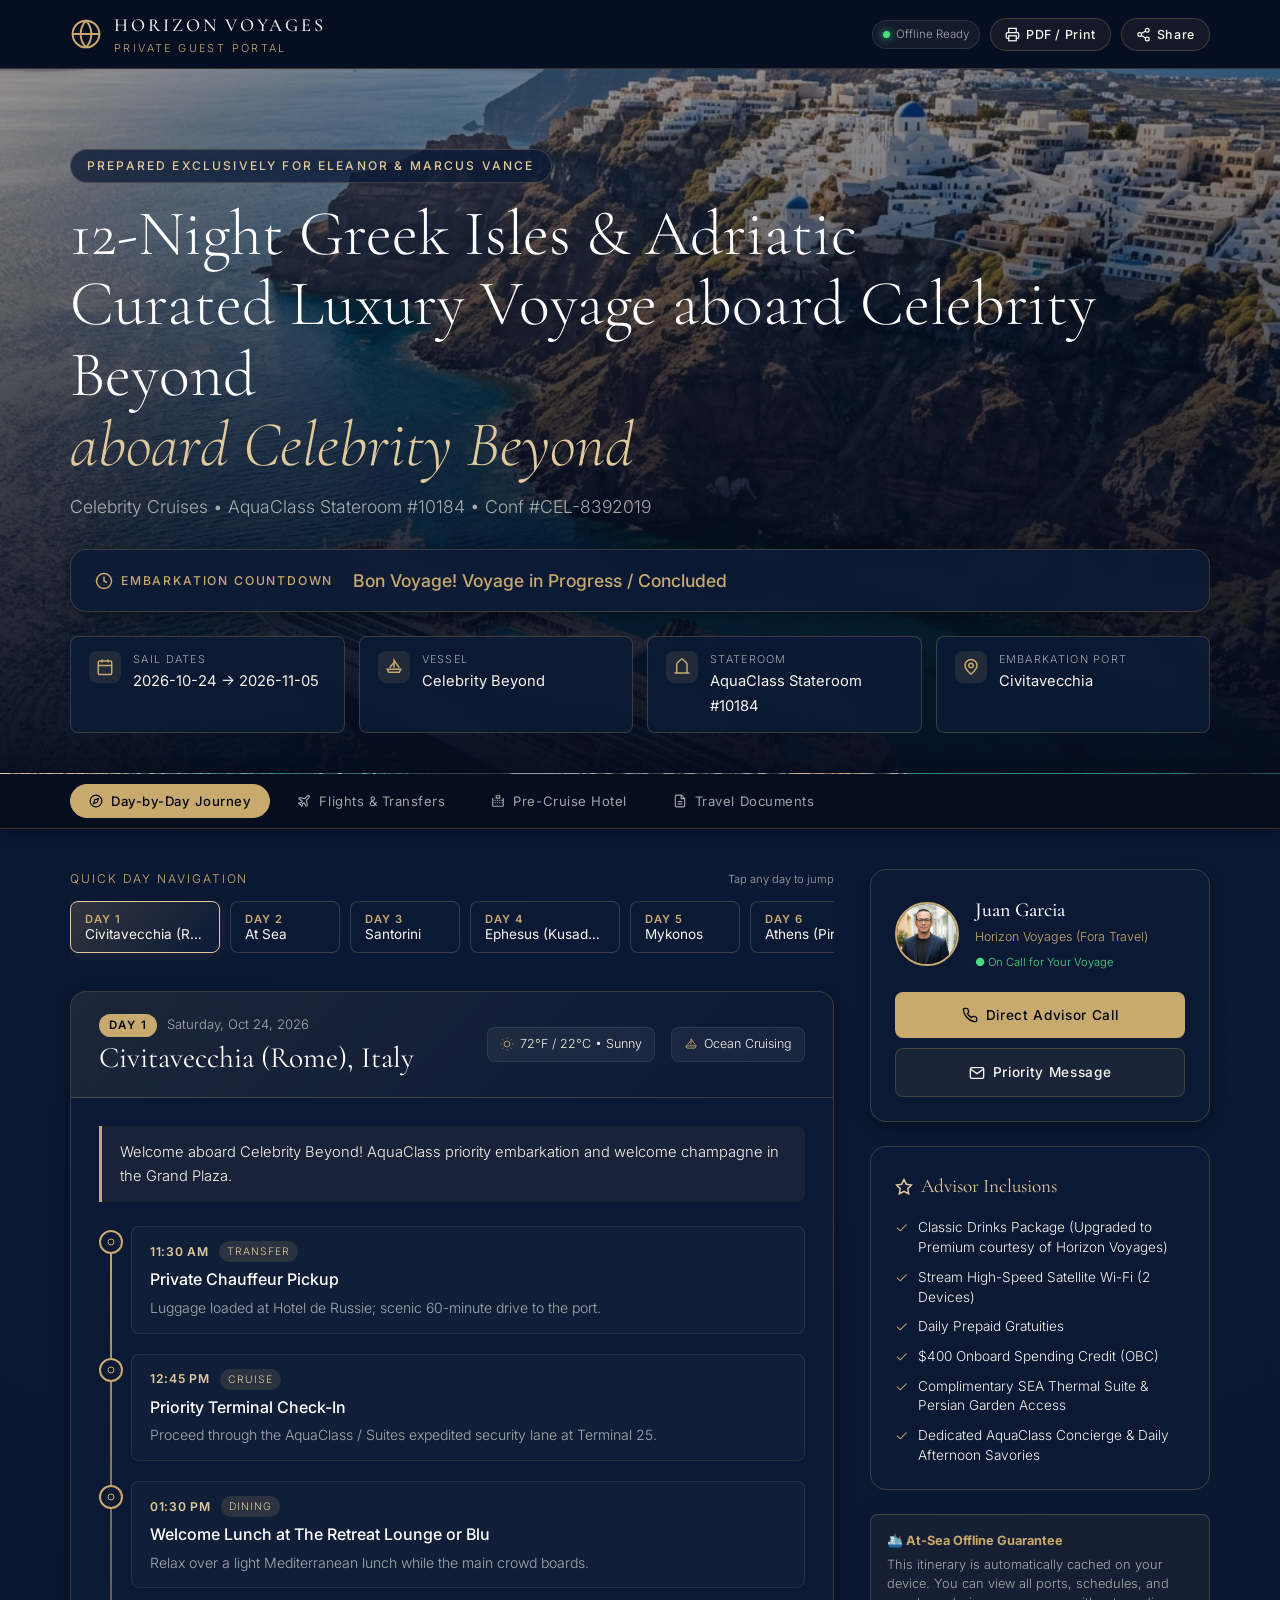
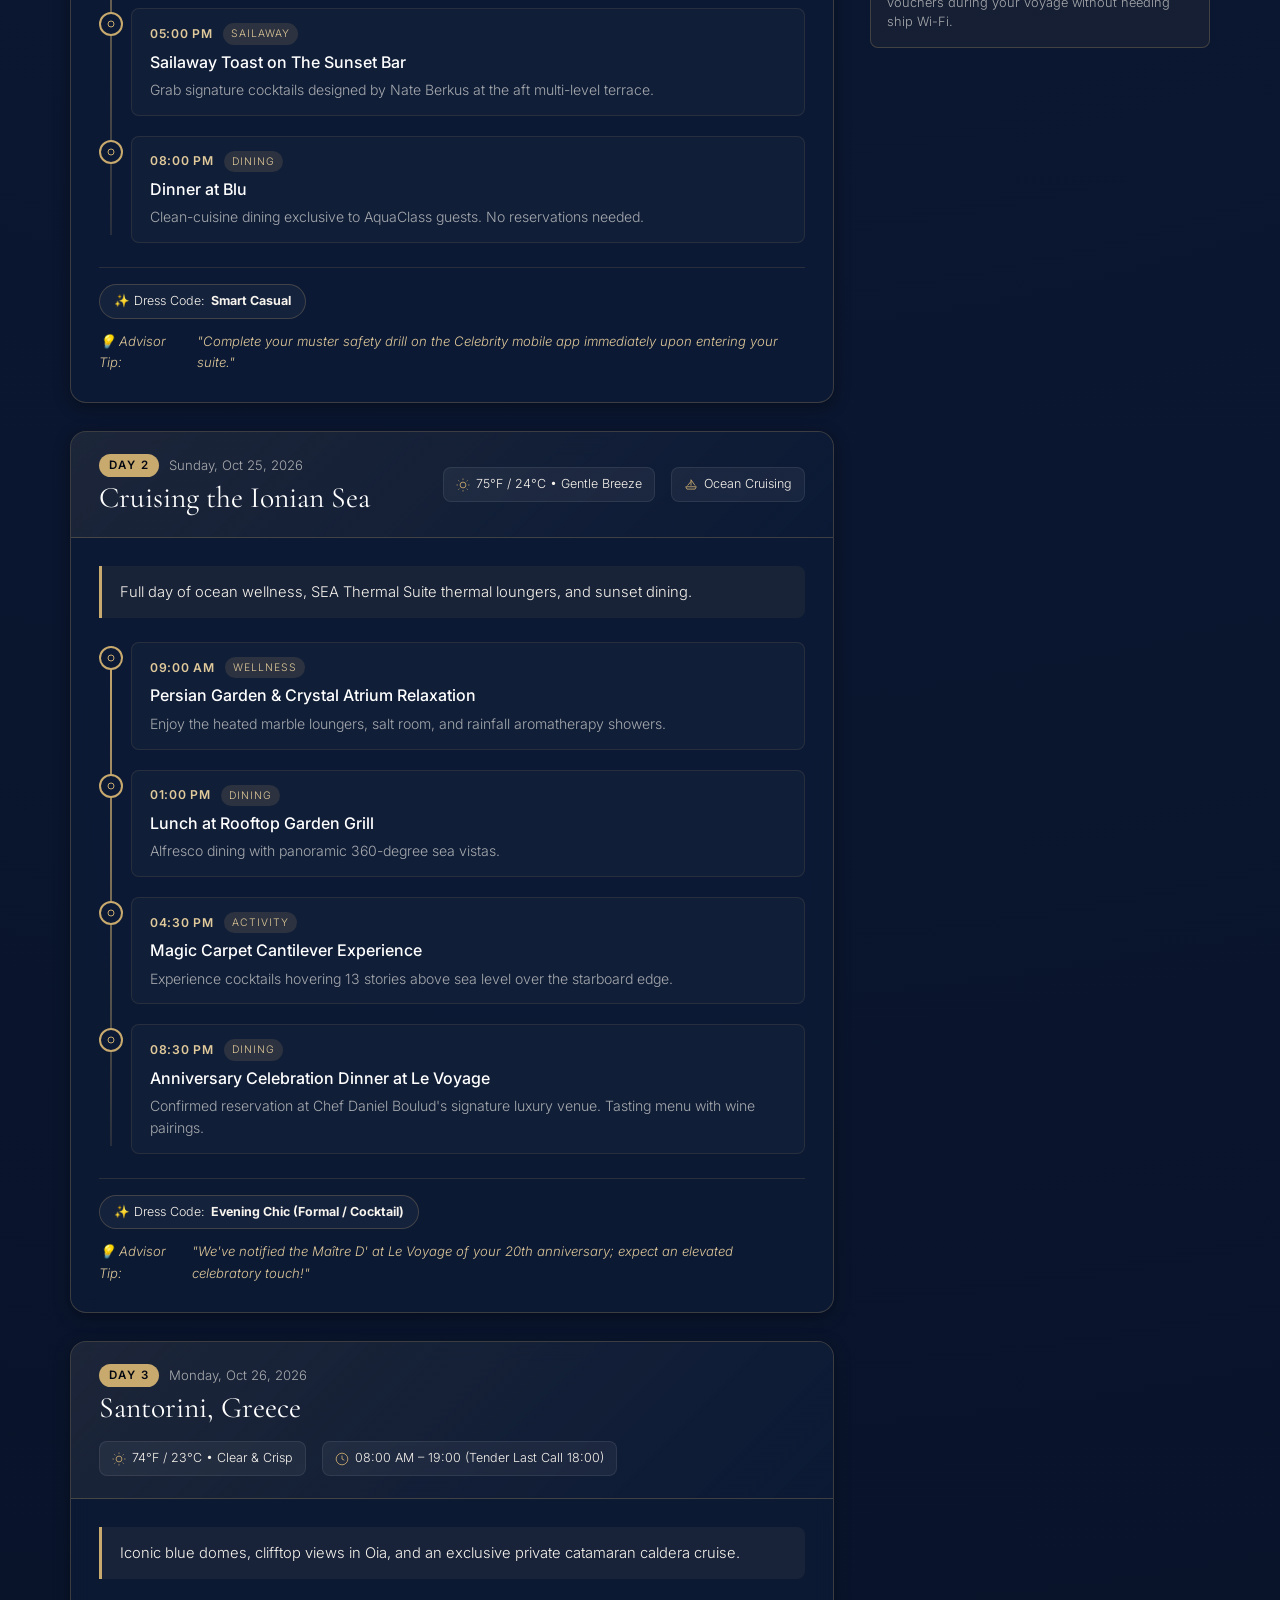
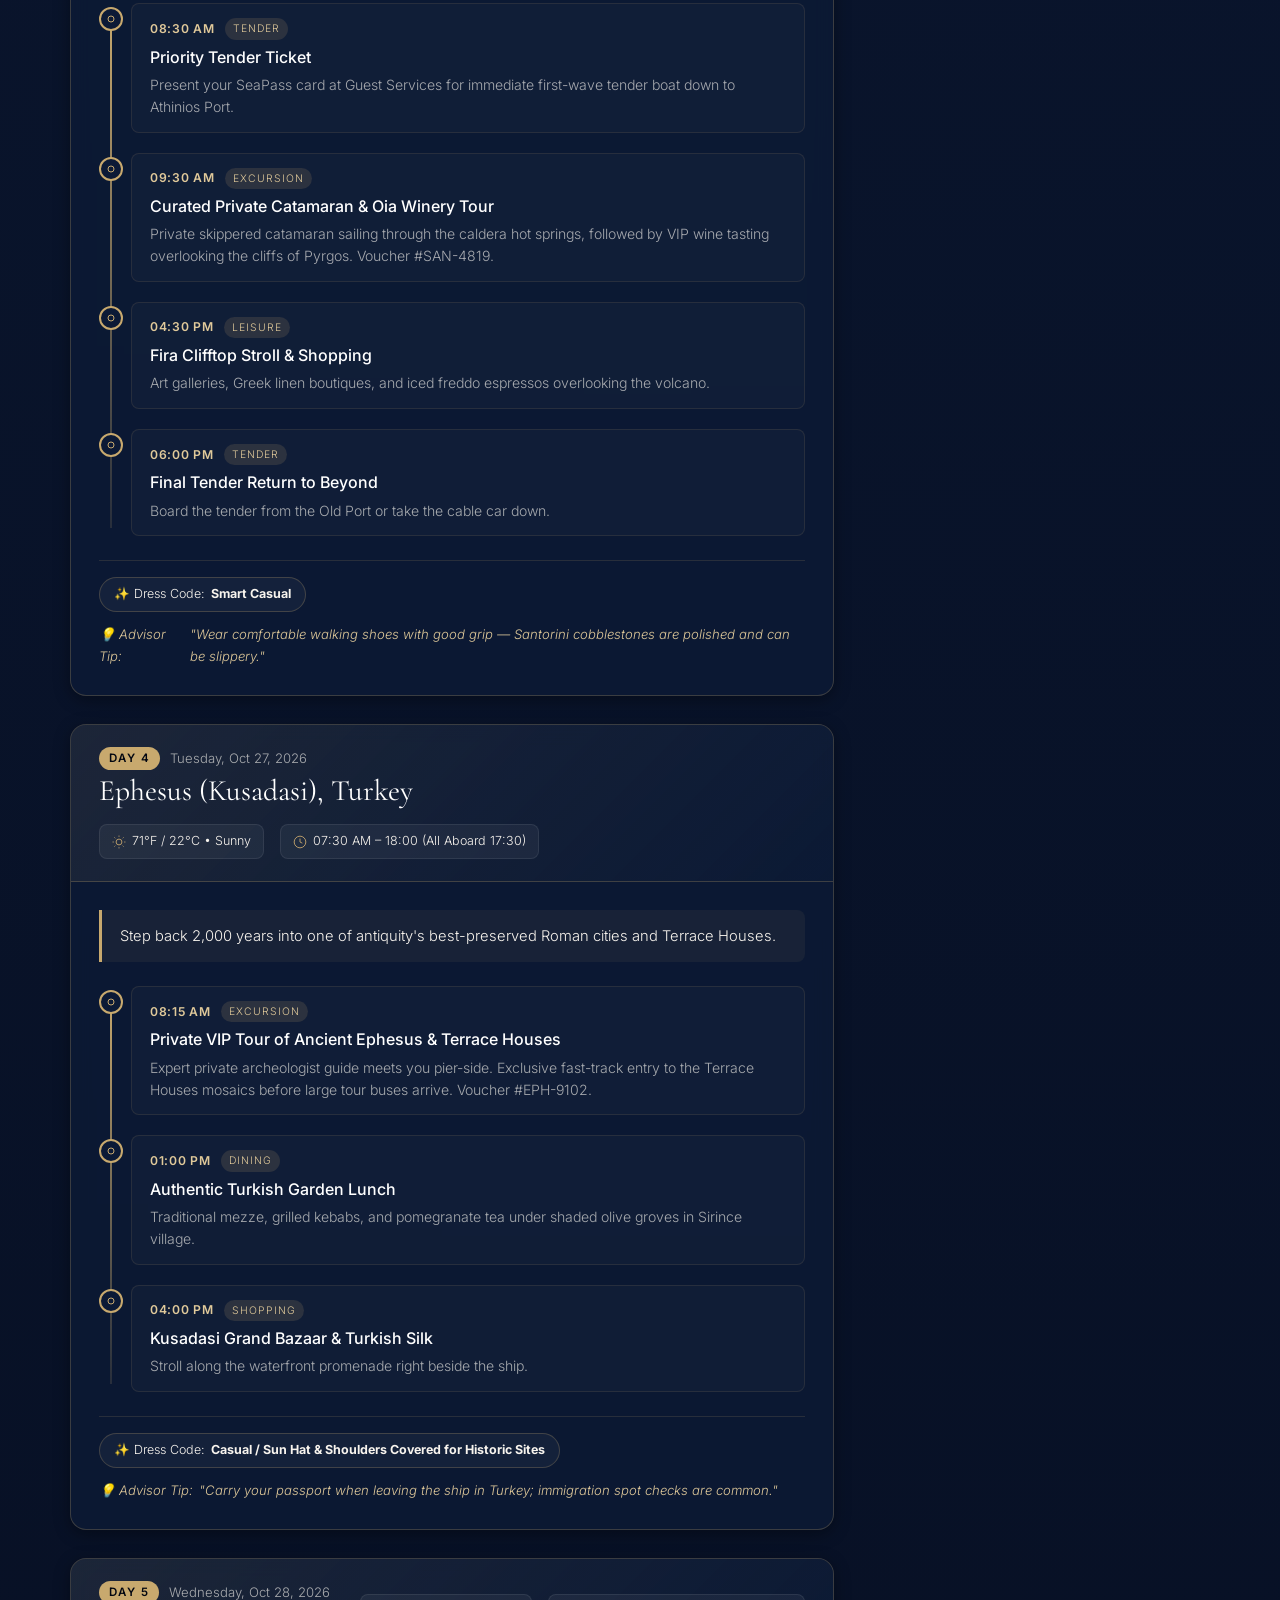
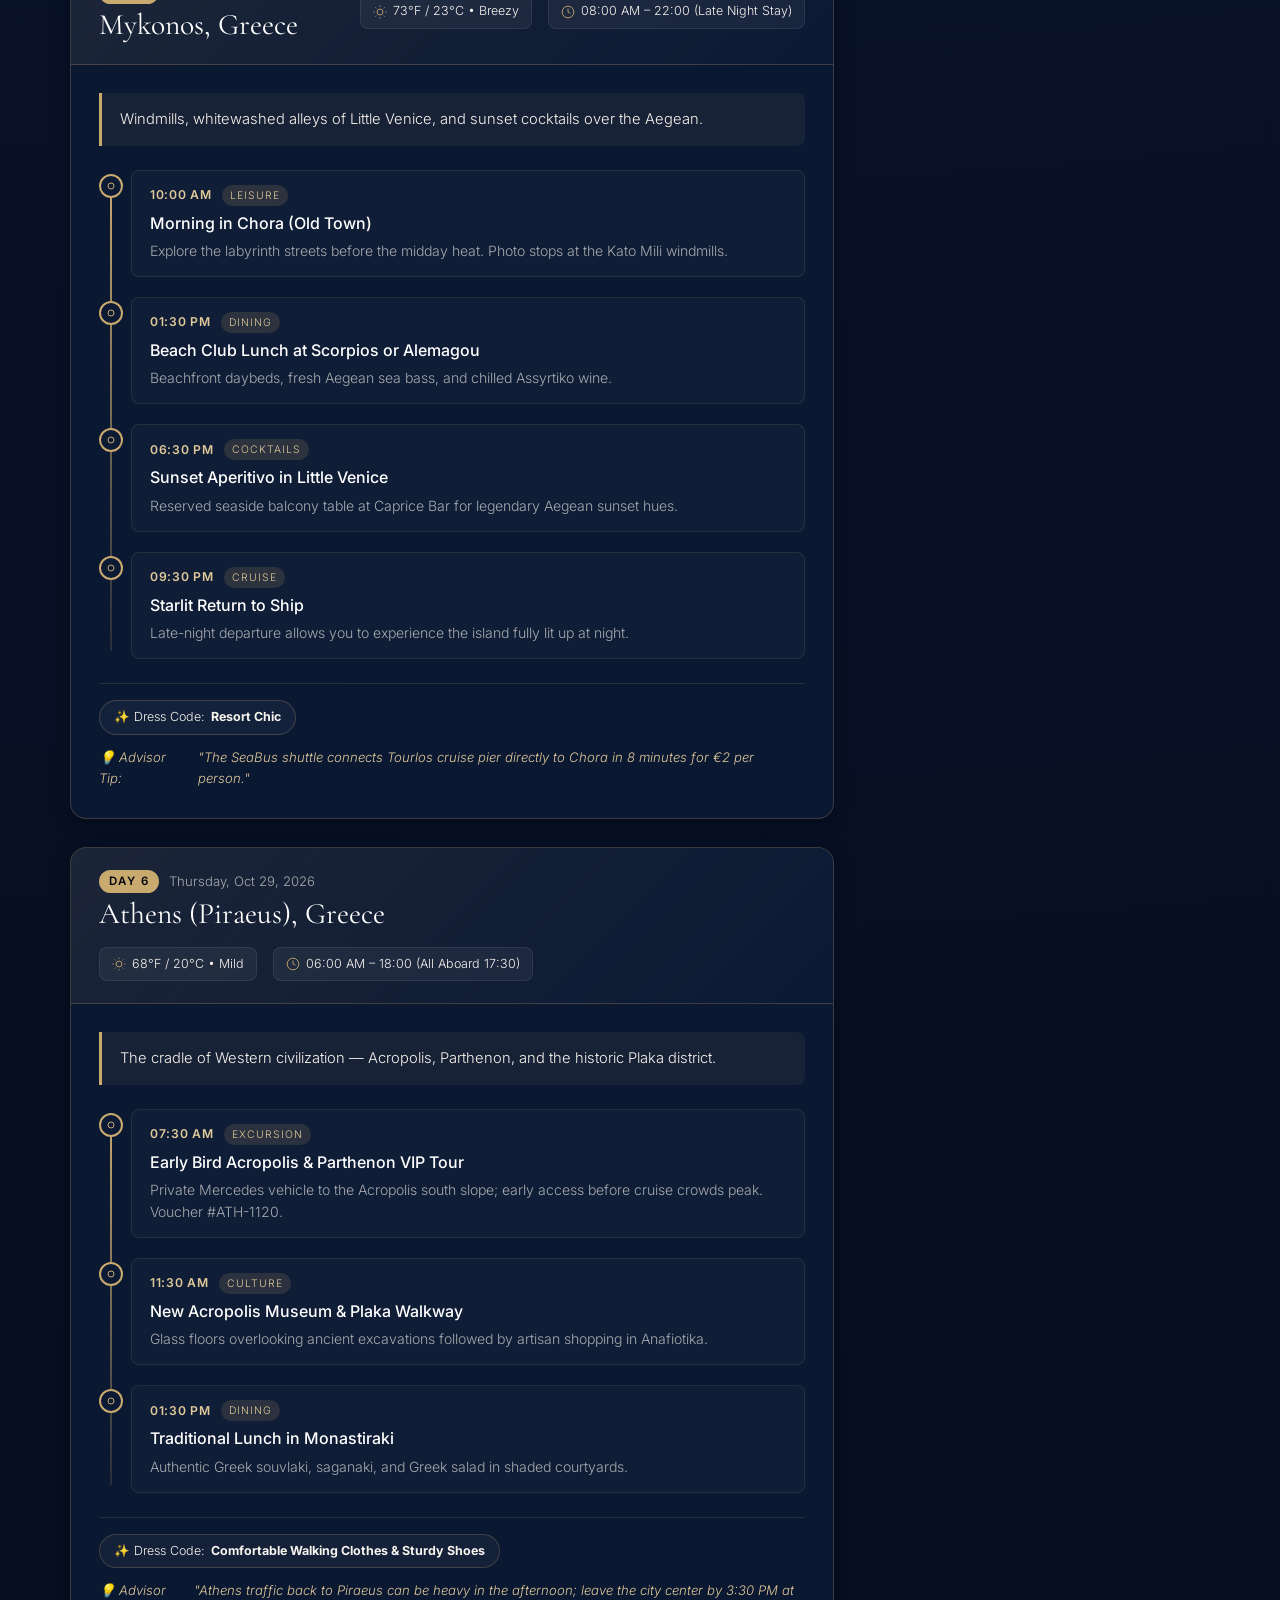
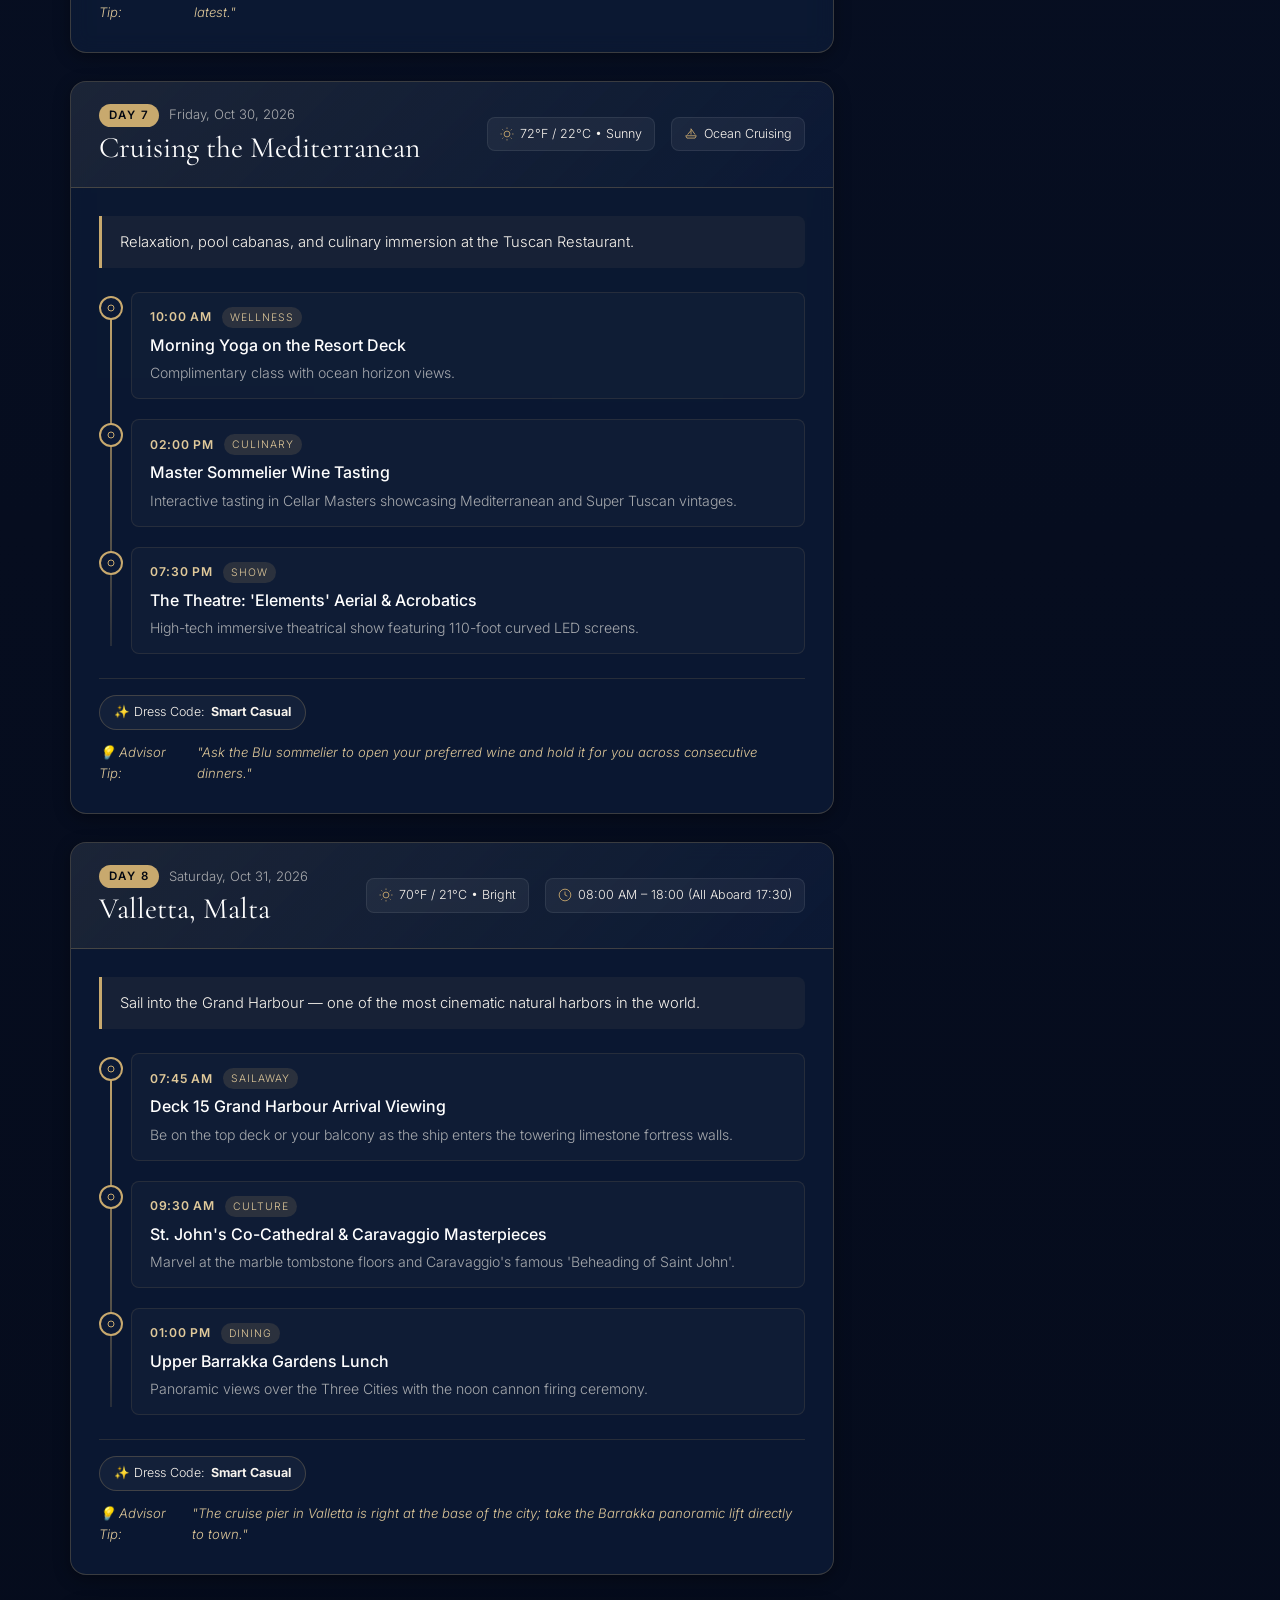
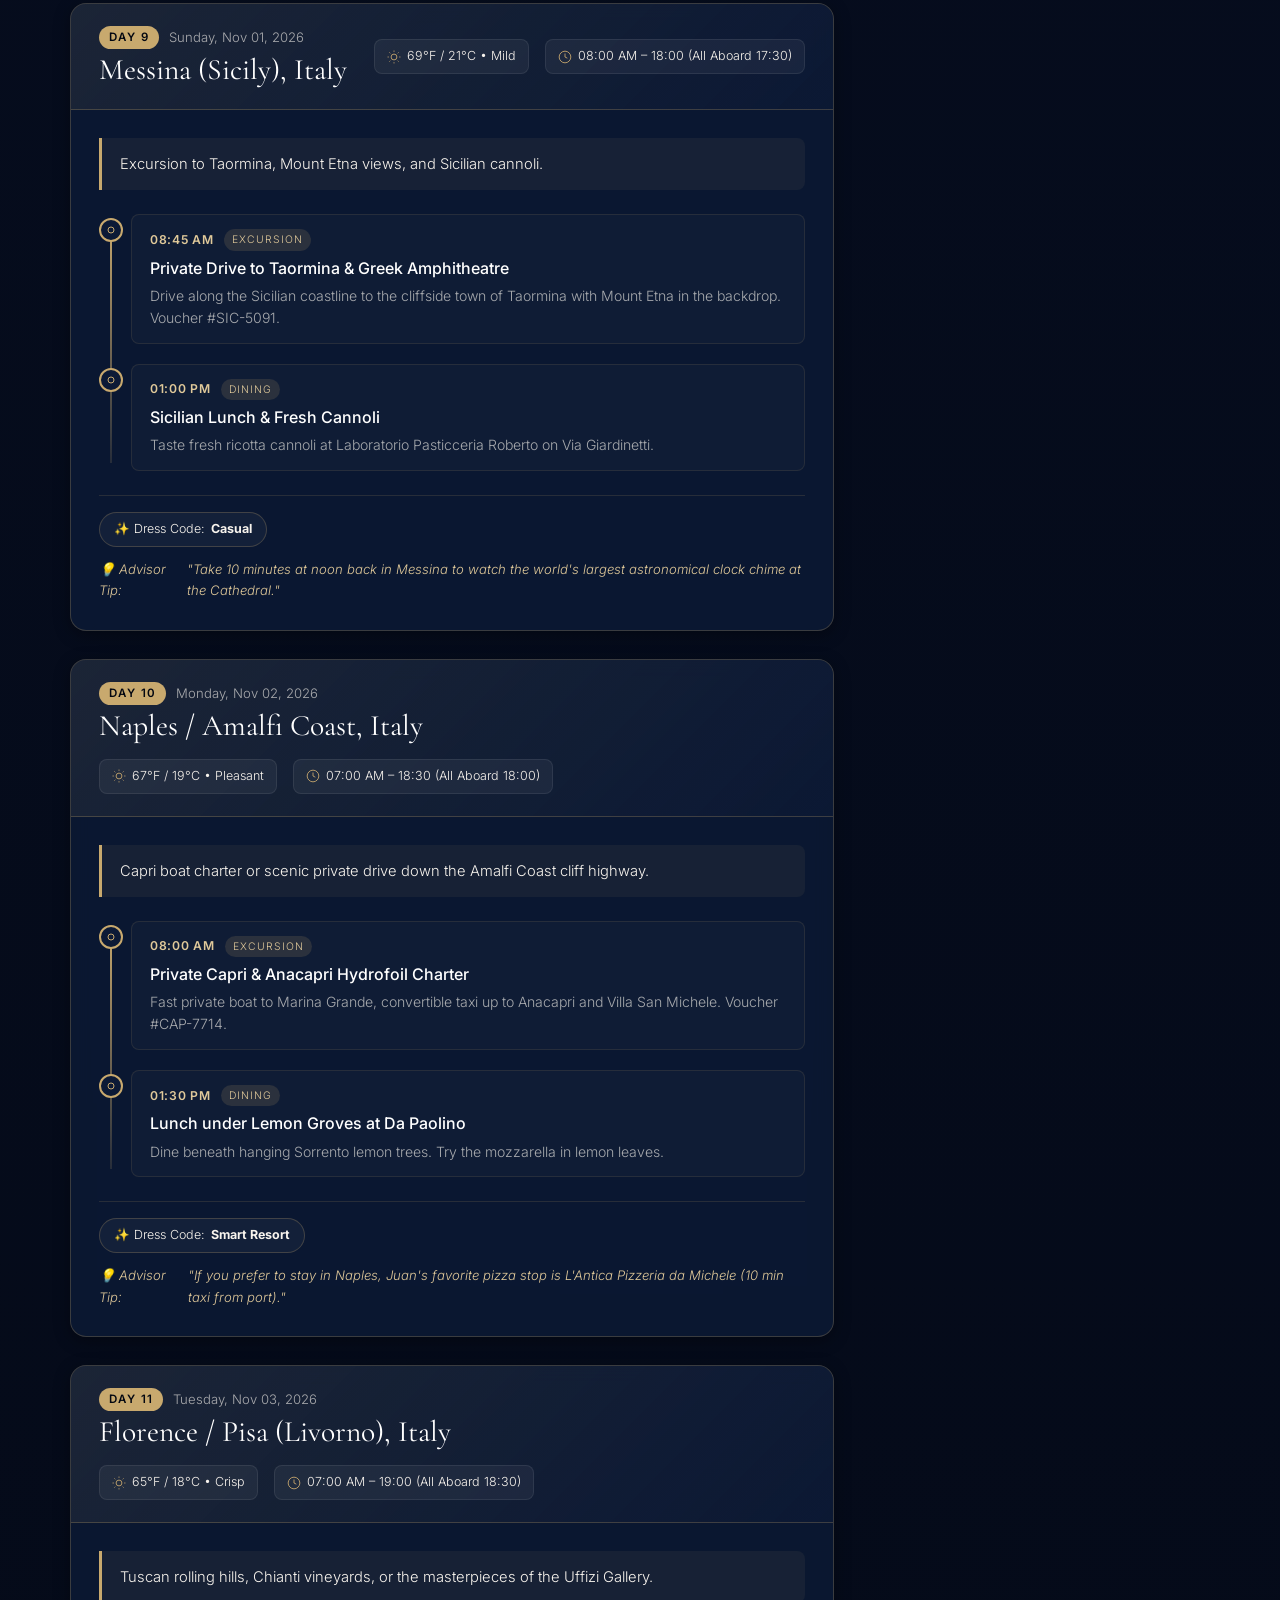
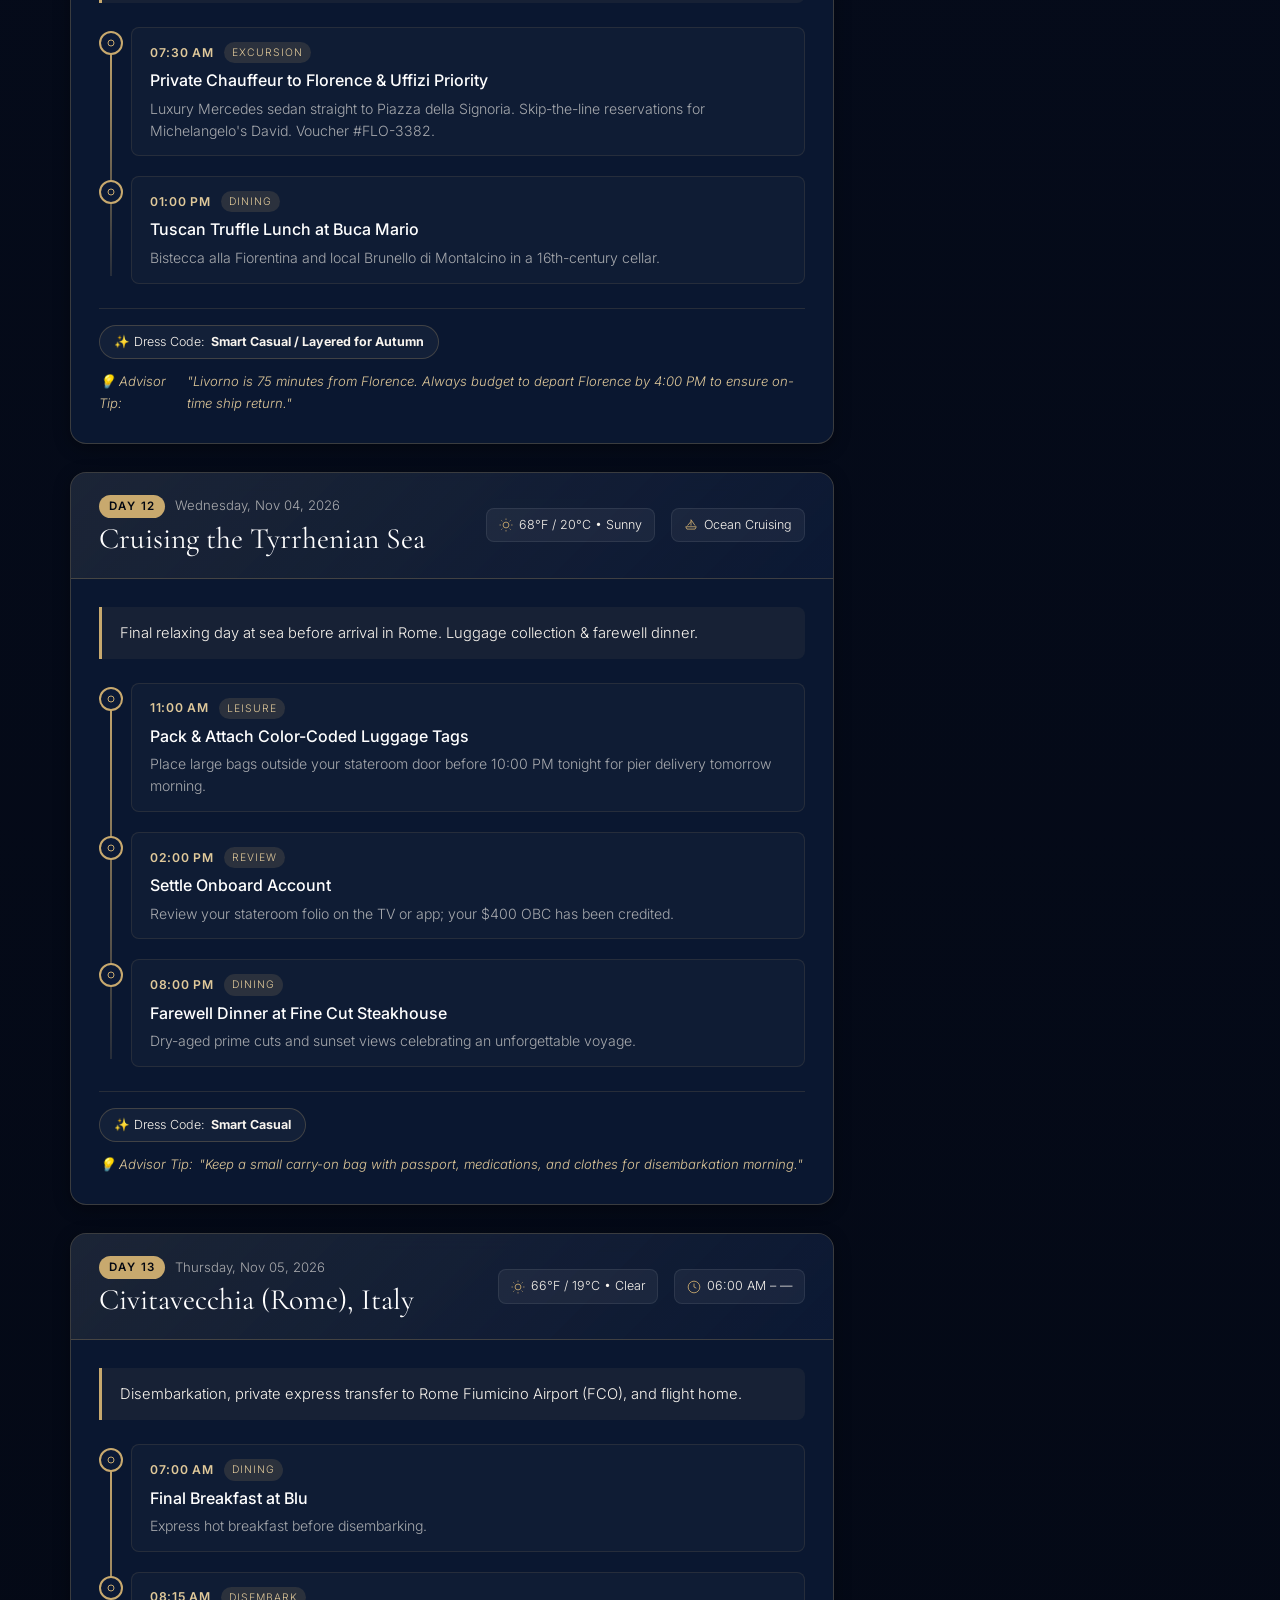
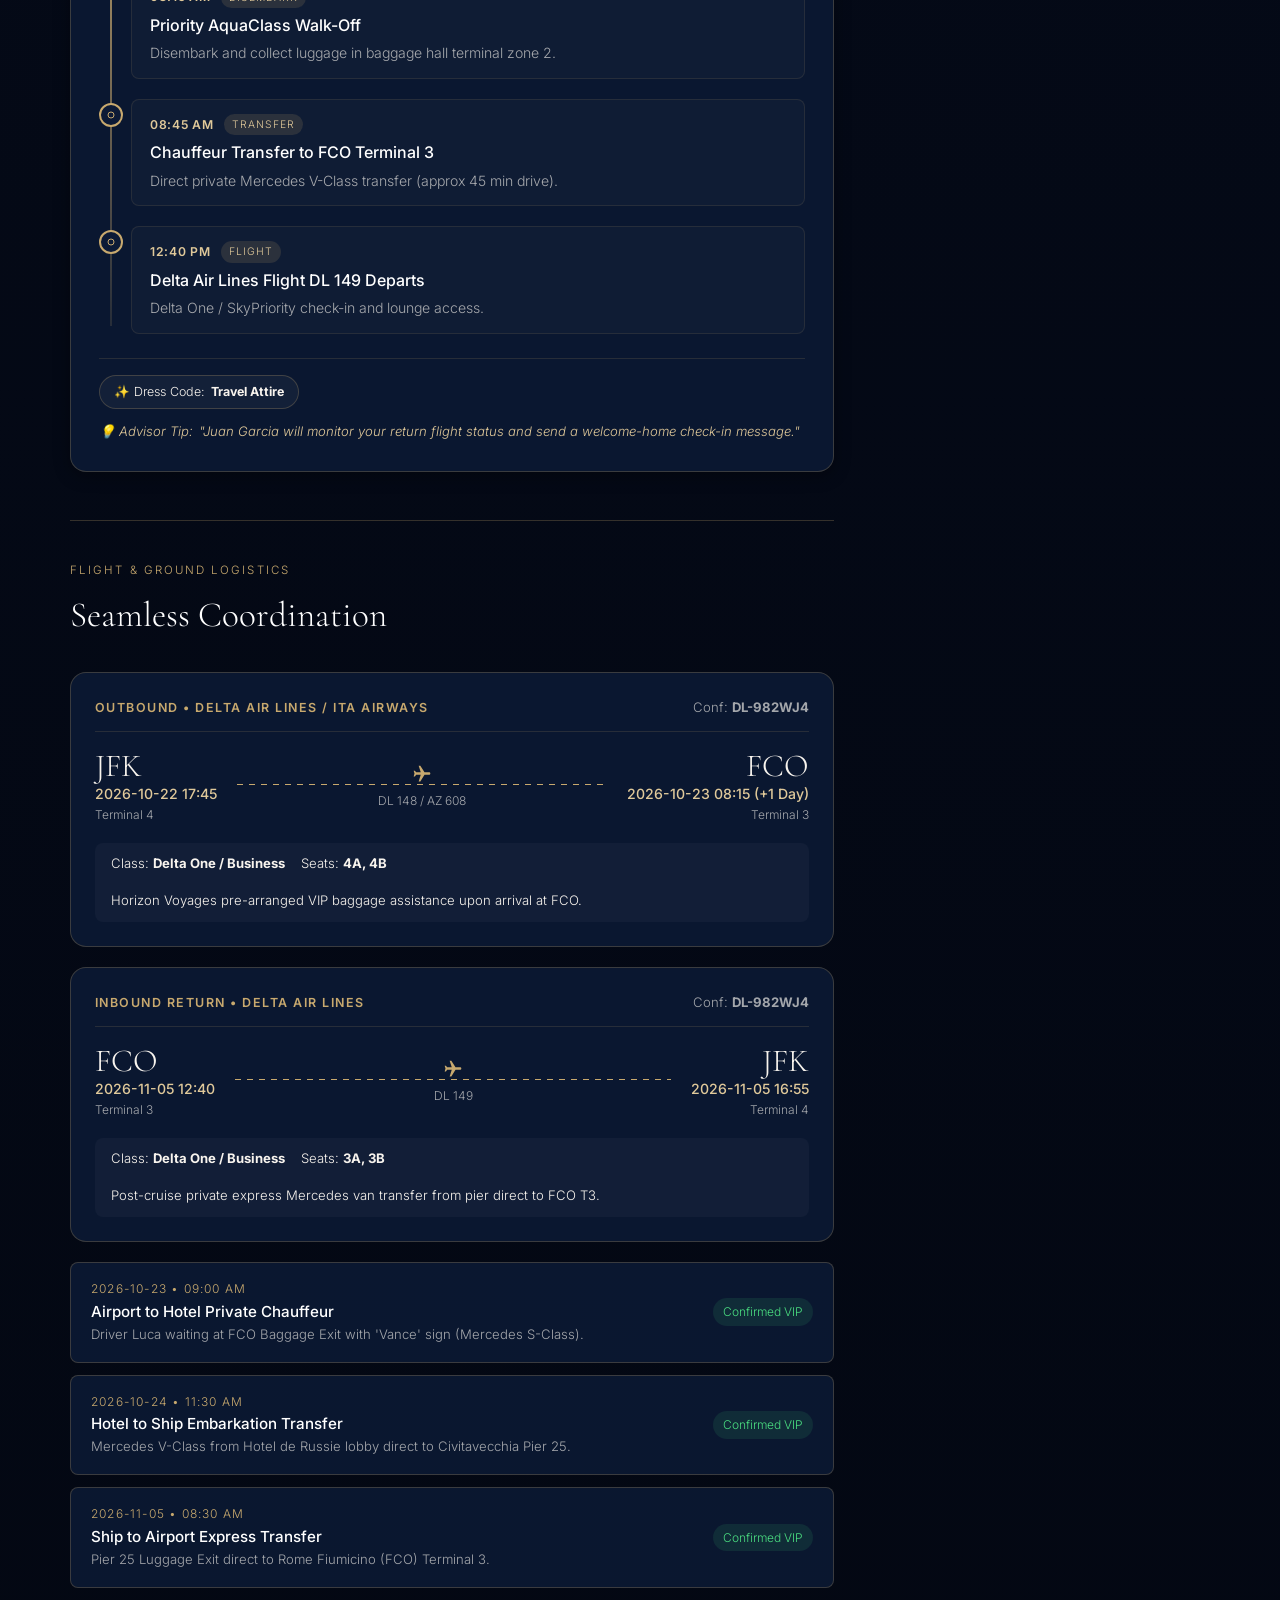
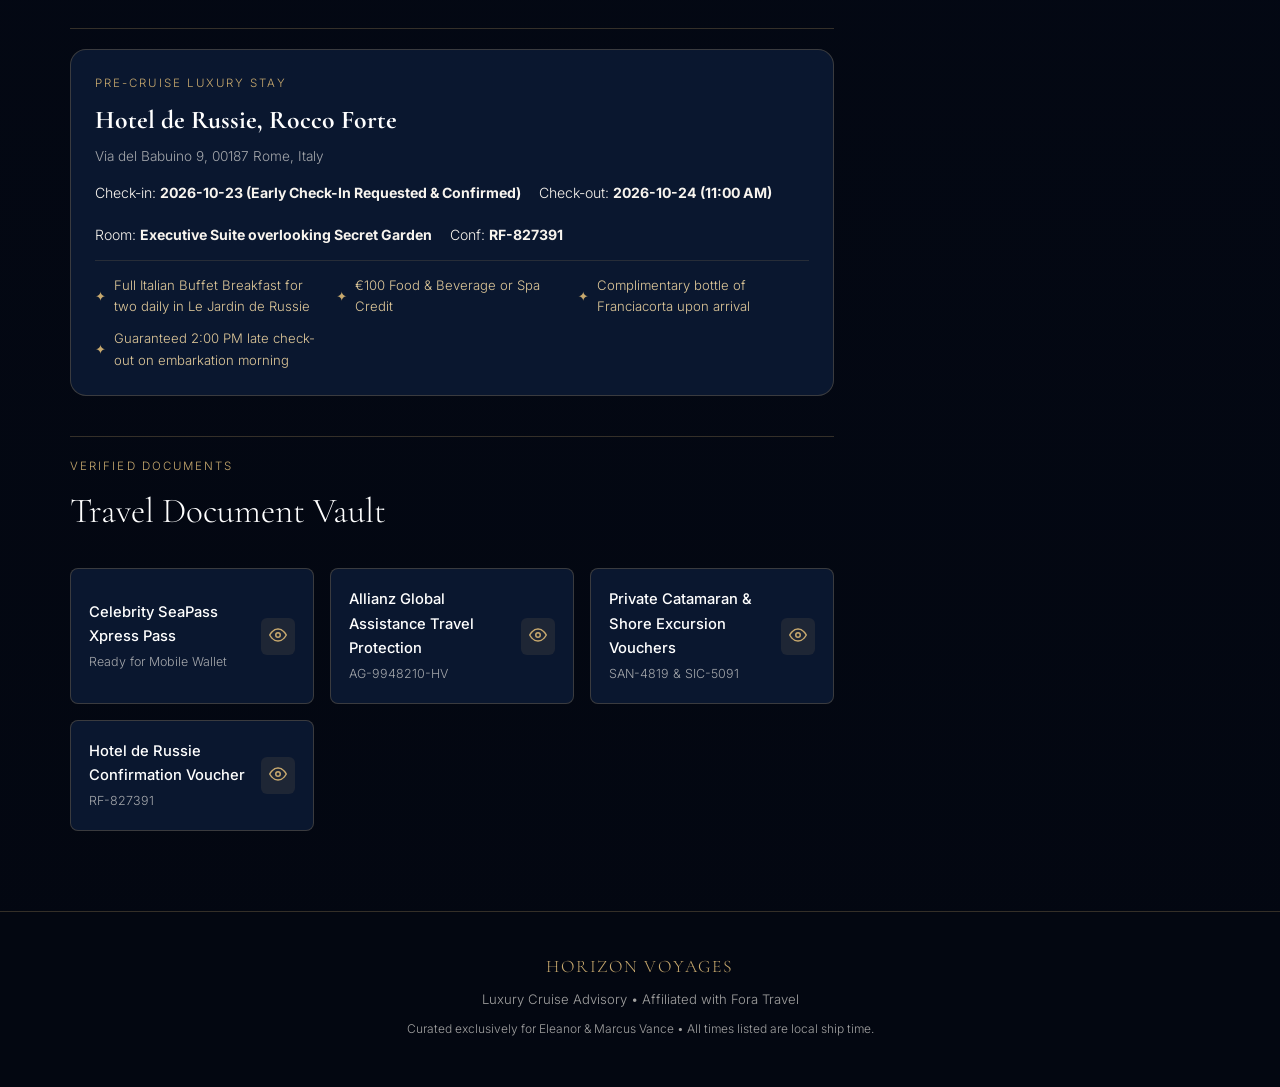
<file: itinerary/index.html>
<!DOCTYPE html>
<html lang="en">
<head>
  <meta charset="UTF-8" />
  <meta name="viewport" content="width=device-width, initial-scale=1.0, maximum-scale=5.0, viewport-fit=cover" />
  <meta name="theme-color" content="#060d1f" />
  <meta name="description" content="Horizon Voyages - Your Bespoke Luxury Cruise Digital Itinerary" />
  <title>Digital Itinerary — Horizon Voyages</title>
  
  <!-- Manifest for PWA Offline Access -->
  <link rel="manifest" href="manifest.json" />

  <!-- Google Fonts: Cormorant Garamond & Inter -->
  <link rel="preconnect" href="https://fonts.googleapis.com" />
  <link rel="preconnect" href="https://fonts.gstatic.com" crossorigin />
  <link href="https://fonts.googleapis.com/css2?family=Cormorant+Garamond:ital,wght@0,300;0,400;0,500;0,600;1,300;1,400&family=Inter:wght@300;400;500;600;700&display=swap" rel="stylesheet" />

  <!-- Stylesheet -->
  <link rel="stylesheet" href="style.css?v=4" />
</head>
<body>

  <!-- ░░ TOP NAVIGATION BAR ░░ -->
  <header class="top-bar">
    <div class="container top-bar-inner">
      <div class="brand">
        <svg class="brand-crest" viewBox="0 0 24 24" fill="none" stroke="currentColor" stroke-width="1.5" stroke-linecap="round" stroke-linejoin="round">
          <circle cx="12" cy="12" r="10"/>
          <path d="M12 2a14.5 14.5 0 0 0 0 20 14.5 14.5 0 0 0 0-20"/>
          <path d="M2 12h20"/>
        </svg>
        <div class="brand-text">
          <span class="brand-name">Horizon Voyages</span>
          <span class="brand-portal">Private Guest Portal</span>
        </div>
      </div>

      <div class="top-actions">
        <div class="badge-offline" id="offlineBadge">
          <span class="status-dot"></span> <span class="badge-offline-txt">Offline Ready</span>
        </div>
        <button class="btn-icon" id="btnPrintItinerary" title="Print or save as PDF">
          <svg viewBox="0 0 24 24" fill="none" stroke="currentColor" stroke-width="2">
            <polyline points="6 9 6 2 18 2 18 9"/>
            <path d="M6 18H4a2 2 0 0 1-2-2v-5a2 2 0 0 1 2-2h16a2 2 0 0 1 2 2v5a2 2 0 0 1-2 2h-2"/>
            <rect x="6" y="14" width="12" height="8"/>
          </svg>
          <span class="btn-icon-label">PDF / Print</span>
        </button>
        <button class="btn-icon" id="btnShareItinerary" title="Share itinerary with travel party">
          <svg viewBox="0 0 24 24" fill="none" stroke="currentColor" stroke-width="2">
            <circle cx="18" cy="5" r="3"/><circle cx="6" cy="12" r="3"/><circle cx="18" cy="19" r="3"/>
            <line x1="8.59" y1="13.51" x2="15.42" y2="17.49"/>
            <line x1="15.41" y1="6.51" x2="8.59" y2="10.49"/>
          </svg>
          <span class="btn-icon-label">Share</span>
        </button>
      </div>
    </div>
  </header>

  <!-- ░░ HERO SECTION ░░ -->
  <section class="itinerary-hero" id="itineraryHero">
    <div class="container hero-content">
      <div class="client-exclusive-pill" id="clientLead">
        Prepared exclusively for our VIP Guests
      </div>
      <h1 class="hero-title" id="voyageTitle">
        12-Night Luxury Voyage<br /><em>aboard Celebrity Beyond</em>
      </h1>
      <p class="hero-sub" id="voyageSub">
        Celebrity Cruises • Stateroom #10184 • Conf #CEL-8392019
      </p>

      <!-- Live Countdown -->
      <div class="countdown-strip">
        <div class="countdown-label">
          <svg width="18" height="18" viewBox="0 0 24 24" fill="none" stroke="currentColor" stroke-width="2">
            <circle cx="12" cy="12" r="10"/><polyline points="12 6 12 12 16 14"/>
          </svg>
          <span>Embarkation Countdown</span>
        </div>
        <div class="countdown-units">
          <div class="countdown-box">
            <span class="countdown-number" id="cdDays">00</span>
            <span class="countdown-tag">Days</span>
          </div>
          <span class="countdown-divider">:</span>
          <div class="countdown-box">
            <span class="countdown-number" id="cdHours">00</span>
            <span class="countdown-tag">Hours</span>
          </div>
          <span class="countdown-divider">:</span>
          <div class="countdown-box">
            <span class="countdown-number" id="cdMins">00</span>
            <span class="countdown-tag">Mins</span>
          </div>
          <span class="countdown-divider">:</span>
          <div class="countdown-box">
            <span class="countdown-number" id="cdSecs">00</span>
            <span class="countdown-tag">Secs</span>
          </div>
        </div>
      </div>

      <!-- Quick Summary Cards -->
      <div class="voyage-highlights-grid">
        <div class="highlight-card">
          <div class="highlight-icon">
            <svg viewBox="0 0 24 24" fill="none" stroke="currentColor" stroke-width="2"><rect x="3" y="4" width="18" height="18" rx="2" ry="2"/><line x1="16" y1="2" x2="16" y2="6"/><line x1="8" y1="2" x2="8" y2="6"/><line x1="3" y1="10" x2="21" y2="10"/></svg>
          </div>
          <div class="highlight-meta">
            <span class="highlight-label">Sail Dates</span>
            <span class="highlight-val" id="quickDates">Oct 24 – Nov 05, 2026</span>
          </div>
        </div>
        <div class="highlight-card">
          <div class="highlight-icon">
            <svg viewBox="0 0 24 24" fill="none" stroke="currentColor" stroke-width="2"><path d="M3 15h18l-2 4H5z"/><path d="M12 13V3l7 10M12 6 6 13"/></svg>
          </div>
          <div class="highlight-meta">
            <span class="highlight-label">Vessel</span>
            <span class="highlight-val" id="quickShip">Celebrity Beyond</span>
          </div>
        </div>
        <div class="highlight-card">
          <div class="highlight-icon">
            <svg viewBox="0 0 24 24" fill="none" stroke="currentColor" stroke-width="2"><path d="M2 20h20"/><path d="M5 20V8.2a2 2 0 0 1 .59-1.42l4.83-4.82a2 2 0 0 1 2.82 0l4.83 4.82c.38.38.59.9.59 1.42V20"/><line x1="12" y1="12" x2="12" y2="12.01"/></svg>
          </div>
          <div class="highlight-meta">
            <span class="highlight-label">Stateroom</span>
            <span class="highlight-val" id="quickStateroom">AquaClass #10184</span>
          </div>
        </div>
        <div class="highlight-card">
          <div class="highlight-icon">
            <svg viewBox="0 0 24 24" fill="none" stroke="currentColor" stroke-width="2"><circle cx="12" cy="10" r="3"/><path d="M12 21.7C17.3 17 20 13 20 10a8 8 0 1 0-16 0c0 3 2.7 7 8 11.7z"/></svg>
          </div>
          <div class="highlight-meta">
            <span class="highlight-label">Embarkation Port</span>
            <span class="highlight-val" id="quickEmbarkPort">Civitavecchia (Rome)</span>
          </div>
        </div>
      </div>
    </div>
  </section>

  <!-- ░░ STICKY PORTAL NAVIGATION ░░ -->
  <nav class="portal-nav">
    <div class="container">
      <div class="nav-tabs">
        <button class="tab-btn active" data-target="journeySection">
          <svg viewBox="0 0 24 24" fill="none" stroke="currentColor" stroke-width="2"><circle cx="12" cy="12" r="10"/><polygon points="16.24 7.76 14.12 14.12 7.76 16.24 9.88 9.88 16.24 7.76"/></svg>
          <span>Day-by-Day Journey</span>
        </button>
        <button class="tab-btn" data-target="logisticsSection">
          <svg viewBox="0 0 24 24" fill="none" stroke="currentColor" stroke-width="2"><path d="M17.8 19.2 16 11l3.5-3.5C21 6 21.5 4 21 3c-1-.5-3 0-4.5 1.5L13 8 4.8 6.2c-.5-.1-.9.1-1.1.5l-.3.5c-.2.5-.1 1 .3 1.3L9 12l-2 3H4l-1 1 3 2 2 3 1-1v-3l3-2 3.5 5.3c.3.4.8.5 1.3.3l.5-.3c.4-.2.6-.6.5-1.1z"/></svg>
          <span>Flights &amp; Transfers</span>
        </button>
        <button class="tab-btn" data-target="hotelSection">
          <svg viewBox="0 0 24 24" fill="none" stroke="currentColor" stroke-width="2"><path d="M3 21h18M3 7v14M21 7v14M6 11h2M6 15h2M10 11h2M10 15h2M14 11h2M14 15h2M18 11h2M18 15h2M9 3h6v4H9z"/></svg>
          <span>Pre-Cruise Hotel</span>
        </button>
        <button class="tab-btn" data-target="documentsSection">
          <svg viewBox="0 0 24 24" fill="none" stroke="currentColor" stroke-width="2"><path d="M14 2H6a2 2 0 0 0-2 2v16a2 2 0 0 0 2 2h12a2 2 0 0 0 2-2V8z"/><polyline points="14 2 14 8 20 8"/><line x1="16" y1="13" x2="8" y2="13"/><line x1="16" y1="17" x2="8" y2="17"/></svg>
          <span>Travel Documents</span>
        </button>
      </div>
    </div>
  </nav>

  <!-- ░░ MAIN PORTAL CONTENT ░░ -->
  <main class="portal-body">
    <div class="container">
      <div class="main-grid">

        <!-- Left Column: Itinerary Details -->
        <section class="itinerary-column" id="journeySection">

          <!-- Day Filter Chips -->
          <div class="day-selector-wrap">
            <div class="day-selector-title">
              <span>Quick Day Navigation</span>
              <span style="font-size:0.7rem; color:var(--muted); text-transform:none; letter-spacing:normal;">Tap any day to jump</span>
            </div>
            <div class="day-chips" id="dayChipsContainer">
              <!-- Dynamically populated -->
            </div>
          </div>

          <!-- Day Cards Container -->
          <div id="daysListContainer">
            <!-- Dynamically populated -->
          </div>

          <!-- Logistics Section -->
          <section class="logistics-section" id="logisticsSection">
            <div class="section-heading-wrap">
              <p class="section-eyebrow">Flight &amp; Ground Logistics</p>
              <h2 class="section-title">Seamless Coordination</h2>
            </div>
            <div id="flightsList">
              <!-- Dynamically populated -->
            </div>
            <div id="transfersList" style="margin-top:20px;">
              <!-- Dynamically populated -->
            </div>
          </section>

          <!-- Pre-Cruise Hotel Section -->
          <section class="logistics-section" id="hotelSection" style="margin-top:40px; padding-top:20px;">
            <div id="hotelCardWrap">
              <!-- Dynamically populated -->
            </div>
          </section>

          <!-- Documents Vault Section -->
          <section class="logistics-section" id="documentsSection" style="margin-top:40px; padding-top:20px;">
            <div class="section-heading-wrap">
              <p class="section-eyebrow">Verified Documents</p>
              <h2 class="section-title">Travel Document Vault</h2>
            </div>
            <div class="doc-vault-grid" id="documentsVault">
              <!-- Dynamically populated -->
            </div>
          </section>

        </section>

        <!-- Right Column: Advisor & Booking Details -->
        <aside class="sidebar-column">
          <div class="sidebar-sticky">

            <!-- Advisor Card -->
            <div class="advisor-card">
              <div class="advisor-header">
                <div class="advisor-avatar">
                  <img src="assets/advisor_portrait.png" alt="Juan Garcia" id="advisorAvatar" />
                </div>
                <div class="advisor-info">
                  <h3 id="advisorName">Juan Garcia</h3>
                  <p id="advisorAgency">Horizon Voyages • Fora Travel</p>
                  <span style="display:inline-block; font-size:0.7rem; color:var(--green); margin-top:2px;">● On Call for Your Voyage</span>
                </div>
              </div>
              <div class="advisor-actions">
                <a href="tel:+18005550199" class="btn-advisor btn-advisor-primary" id="btnAdvisorCall">
                  <svg width="16" height="16" viewBox="0 0 24 24" fill="none" stroke="currentColor" stroke-width="2"><path d="M22 16.92v3a2 2 0 0 1-2.18 2 19.79 19.79 0 0 1-8.63-3.07 19.5 19.5 0 0 1-6-6 19.79 19.79 0 0 1-3.07-8.67A2 2 0 0 1 4.11 2h3a2 2 0 0 1 2 1.72 12.84 12.84 0 0 0 .7 2.81 2 2 0 0 1-.45 2.11L8.09 9.91a16 16 0 0 0 6 6l1.27-1.27a2 2 0 0 1 2.11-.45 12.84 12.84 0 0 0 2.81.7A2 2 0 0 1 22 16.92z"/></svg>
                  <span>Direct Advisor Call</span>
                </a>
                <a href="mailto:juan@horizonvoyages.net" class="btn-advisor btn-advisor-secondary" id="btnAdvisorEmail">
                  <svg width="16" height="16" viewBox="0 0 24 24" fill="none" stroke="currentColor" stroke-width="2"><path d="M4 4h16c1.1 0 2 .9 2 2v12c0 1.1-.9 2-2 2H4c-1.1 0-2-.9-2-2V6c0-1.1.9-2 2-2z"/><polyline points="22,6 12,13 2,6"/></svg>
                  <span>Priority Message</span>
                </a>
              </div>
            </div>

            <!-- Inclusive Amenities Card -->
            <div class="amenities-card">
              <h3 class="card-title">
                <svg width="18" height="18" viewBox="0 0 24 24" fill="none" stroke="currentColor" stroke-width="2"><polygon points="12 2 15.09 8.26 22 9.27 17 14.14 18.18 21.02 12 17.77 5.82 21.02 7 14.14 2 9.27 8.91 8.26 12 2"/></svg>
                <span>Advisor Inclusions</span>
              </h3>
              <ul class="amenity-list" id="amenitiesList">
                <!-- Dynamically populated -->
              </ul>
            </div>

            <!-- Offline Guarantee Badge -->
            <div style="background:rgba(200,169,110,0.06); border:1px solid var(--gold-border); border-radius:var(--radius-sm); padding:16px; font-size:0.8rem; color:var(--muted); line-height:1.5;">
              <strong style="color:var(--gold); display:block; margin-bottom:4px;">🛳️ At-Sea Offline Guarantee</strong>
              This itinerary is automatically cached on your device. You can view all ports, schedules, and vouchers during your voyage without needing ship Wi-Fi.
            </div>

          </div>
        </aside>

      </div>
    </div>
  </main>

  <!-- ░░ FOOTER ░░ -->
  <footer class="portal-footer">
    <div class="container">
      <p class="brand-signature">HORIZON VOYAGES</p>
      <p>Luxury Cruise Advisory • Affiliated with Fora Travel</p>
      <p style="font-size:0.75rem; color:var(--muted); margin-top:8px;">
        Curated exclusively for Eleanor &amp; Marcus Vance • All times listed are local ship time.
      </p>
    </div>
  </footer>

  <!-- ░░ SHARE MODAL ░░ -->
  <div class="modal-overlay" id="shareModal">
    <div class="modal-card">
      <button class="modal-close" id="closeShareModal">&times;</button>
      <h3 class="modal-title">Share Voyage Itinerary</h3>
      <p class="modal-desc">
        Share this live digital itinerary link with your travel party. They will have instant, mobile-friendly access to the full voyage timeline and vouchers.
      </p>
      <div class="share-input-wrap">
        <input type="text" class="share-input" id="shareInput" readonly />
        <button class="btn-copy" id="btnCopyShareLink">Copy Link</button>
      </div>
      <p style="font-size:0.75rem; color:var(--muted);">
        🔒 This private link contains read-only access to your voyage schedule.
      </p>
    </div>
  </div>

  <!-- ░░ MOBILE FLOATING ACTION BUTTON ░░ -->
  <aside class="mobile-fab-wrap">
    <a href="tel:+18005550199" class="mobile-fab" title="Call Advisor Juan Garcia">
      <svg width="18" height="18" viewBox="0 0 24 24" fill="none" stroke="currentColor" stroke-width="2">
        <path d="M22 16.92v3a2 2 0 0 1-2.18 2 19.79 19.79 0 0 1-8.63-3.07 19.5 19.5 0 0 1-6-6 19.79 19.79 0 0 1-3.07-8.67A2 2 0 0 1 4.11 2h3a2 2 0 0 1 2 1.72 12.84 12.84 0 0 0 .7 2.81 2 2 0 0 1-.45 2.11L8.09 9.91a16 16 0 0 0 6 6l1.27-1.27a2 2 0 0 1 2.11-.45 12.84 12.84 0 0 0 2.81.7A2 2 0 0 1 22 16.92z"/>
      </svg>
      <span>Advisor Call</span>
    </a>
  </aside>

  <!-- Scripts -->
  <script src="../config.js" onerror="/* fallback if served standalone */"></script>
  <script src="data.js?v=4"></script>
  <script src="app.js?v=4"></script>
</body>
</html>
</file>
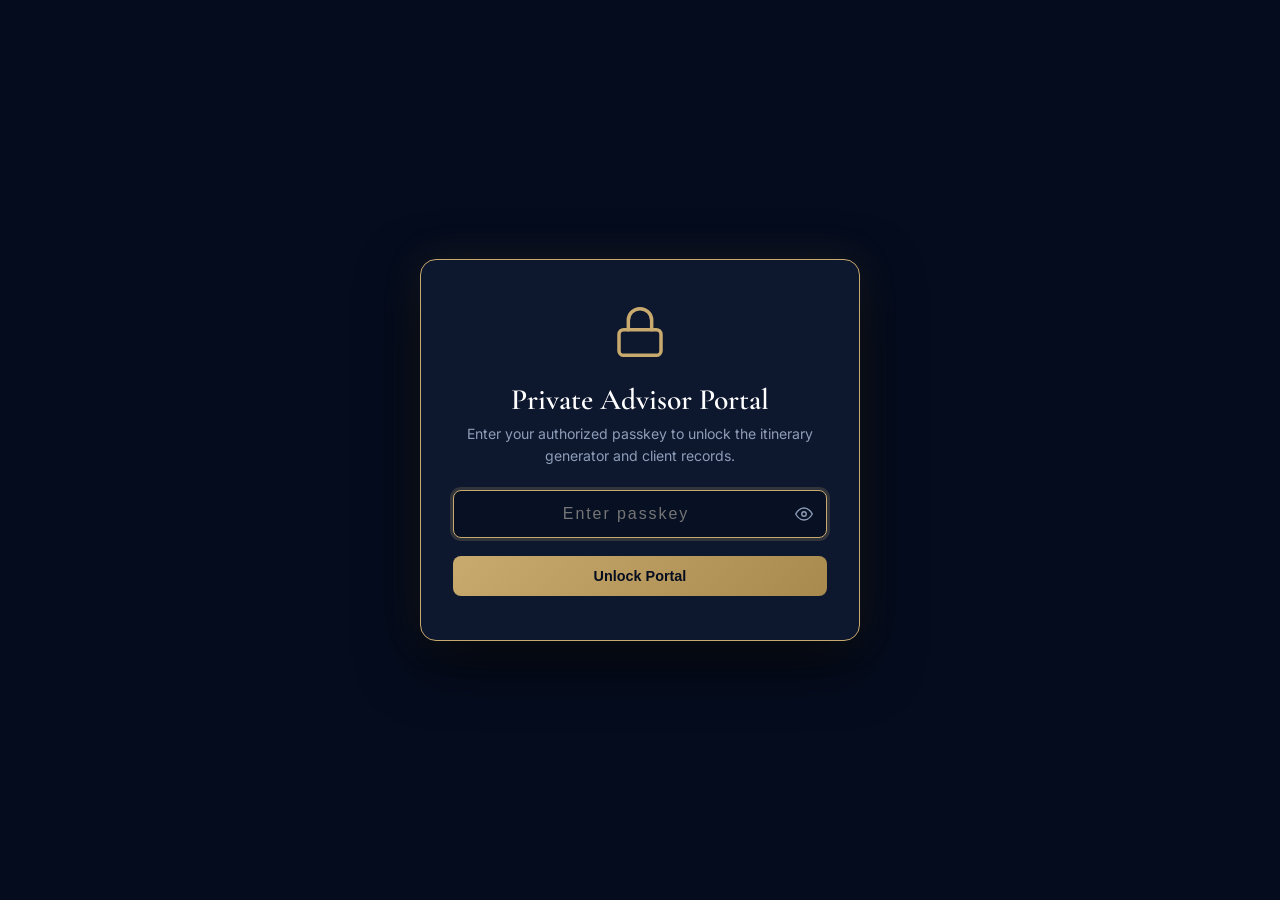
<file: admin.html>
<!DOCTYPE html>
<html lang="en">
<head>
  <meta charset="UTF-8" />
  <meta name="viewport" content="width=device-width, initial-scale=1.0" />
  <title>Advisor Portal — Horizon Voyages</title>
  <link rel="preconnect" href="https://fonts.googleapis.com" />
  <link rel="preconnect" href="https://fonts.gstatic.com" crossorigin />
  <link href="https://fonts.googleapis.com/css2?family=Cormorant+Garamond:wght@400;500;600;700&family=Inter:wght@300;400;500;600;700&display=swap" rel="stylesheet" />
  <style>
    :root {
      --navy-bg: #060d1f;
      --navy-card: #0d172e;
      --navy-border: rgba(200, 169, 110, 0.25);
      --gold: #c8a96e;
      --gold-light: #dfc38d;
      --gold-dark: #a8894e;
      --text: #e8eef6;
      --muted: #8e9db7;
      --success: #22c55e;
      --font-serif: 'Cormorant Garamond', Georgia, serif;
      --font-sans: 'Inter', -apple-system, BlinkMacSystemFont, sans-serif;
    }

    * { box-sizing: border-box; margin: 0; padding: 0; }
    body {
      background: var(--navy-bg);
      color: var(--text);
      font-family: var(--font-sans);
      min-height: 100vh;
      display: flex;
      flex-direction: column;
    }

    /* Auth Lock Overlay */
    .auth-overlay {
      position: fixed;
      inset: 0;
      background: rgba(6, 13, 31, 0.96);
      backdrop-filter: blur(20px);
      z-index: 1000;
      display: flex;
      align-items: center;
      justify-content: center;
      padding: 20px;
    }
    .auth-card {
      background: var(--navy-card);
      border: 1px solid var(--gold);
      border-radius: 16px;
      max-width: 440px;
      width: 100%;
      padding: 44px 32px;
      text-align: center;
      box-shadow: 0 20px 60px rgba(0, 0, 0, 0.7), 0 0 40px rgba(200, 169, 110, 0.12);
      animation: scaleIn 0.3s cubic-bezier(0.16, 1, 0.3, 1);
    }
    @keyframes scaleIn {
      from { opacity: 0; transform: scale(0.95); }
      to { opacity: 1; transform: scale(1); }
    }
    .auth-crest {
      width: 56px;
      height: 56px;
      color: var(--gold);
      margin: 0 auto 18px;
    }
    .auth-title {
      font-family: var(--font-serif);
      font-size: 1.85rem;
      font-weight: 600;
      color: #fff;
      margin-bottom: 6px;
    }
    .auth-sub {
      color: var(--muted);
      font-size: 0.88rem;
      line-height: 1.5;
      margin-bottom: 24px;
    }
    .auth-input-wrap {
      position: relative;
      margin-bottom: 18px;
    }
    .auth-input {
      width: 100%;
      background: #081124;
      border: 1px solid rgba(200, 169, 110, 0.4);
      border-radius: 8px;
      padding: 14px 44px 14px 16px;
      color: #fff;
      font-size: 1rem;
      text-align: center;
      letter-spacing: 0.12em;
    }
    .auth-input:focus {
      outline: none;
      border-color: var(--gold);
      box-shadow: 0 0 0 3px rgba(200, 169, 110, 0.2);
    }
    .auth-toggle-eye {
      position: absolute;
      right: 14px;
      top: 50%;
      transform: translateY(-50%);
      background: none;
      border: none;
      color: var(--muted);
      cursor: pointer;
      padding: 0;
      display: flex;
    }
    .auth-toggle-eye:hover { color: var(--gold); }
    .auth-error {
      color: #ef4444;
      font-size: 0.85rem;
      margin-top: 10px;
      display: none;
    }

    header {
      border-bottom: 1px solid var(--navy-border);
      background: rgba(6, 13, 31, 0.85);
      backdrop-filter: blur(12px);
      position: sticky;
      top: 0;
      z-index: 50;
      padding: 16px 32px;
      display: flex;
      justify-content: space-between;
      align-items: center;
    }
    .brand {
      display: flex;
      align-items: center;
      gap: 12px;
    }
    .brand svg {
      width: 28px;
      height: 28px;
      color: var(--gold);
    }
    .brand-title {
      font-family: var(--font-serif);
      font-size: 1.35rem;
      font-weight: 600;
      letter-spacing: 0.04em;
    }
    .brand-subtitle {
      font-size: 0.75rem;
      color: var(--gold);
      text-transform: uppercase;
      letter-spacing: 0.12em;
      margin-left: 8px;
      border-left: 1px solid var(--navy-border);
      padding-left: 8px;
    }

    .header-actions {
      display: flex;
      align-items: center;
      gap: 14px;
    }
    .badge-status {
      display: inline-flex;
      align-items: center;
      gap: 6px;
      font-size: 0.78rem;
      padding: 4px 10px;
      border-radius: 999px;
      background: rgba(34, 197, 94, 0.1);
      border: 1px solid rgba(34, 197, 94, 0.3);
      color: var(--success);
    }
    .badge-status.offline {
      background: rgba(239, 68, 68, 0.1);
      border-color: rgba(239, 68, 68, 0.3);
      color: #ef4444;
    }
    .status-dot {
      width: 6px;
      height: 6px;
      border-radius: 50%;
      background: currentColor;
    }
    .btn-lock {
      color: var(--muted);
      background: transparent;
      border: 1px solid rgba(255, 255, 255, 0.12);
      padding: 5px 12px;
      border-radius: 6px;
      font-size: 0.78rem;
      cursor: pointer;
      transition: all 0.2s;
      display: inline-flex;
      align-items: center;
      gap: 5px;
    }
    .btn-lock:hover {
      color: #ef4444;
      border-color: #ef4444;
      background: rgba(239, 68, 68, 0.08);
    }
    .nav-link {
      color: var(--muted);
      text-decoration: none;
      font-size: 0.85rem;
      transition: color 0.2s;
    }
    .nav-link:hover { color: var(--gold); }

    main {
      flex: 1;
      max-width: 1100px;
      width: 100%;
      margin: 0 auto;
      padding: 40px 24px;
    }

    .hero-banner {
      margin-bottom: 32px;
    }
    .hero-banner h1 {
      font-family: var(--font-serif);
      font-size: 2.2rem;
      font-weight: 500;
      color: #fff;
      margin-bottom: 8px;
    }
    .hero-banner p {
      color: var(--muted);
      font-size: 0.95rem;
    }

    .card {
      background: var(--navy-card);
      border: 1px solid var(--navy-border);
      border-radius: 12px;
      padding: 28px;
      margin-bottom: 32px;
      box-shadow: 0 10px 30px rgba(0, 0, 0, 0.25);
    }
    .card-header {
      display: flex;
      justify-content: space-between;
      align-items: center;
      margin-bottom: 20px;
    }
    .card-title {
      font-family: var(--font-serif);
      font-size: 1.4rem;
      font-weight: 600;
      color: var(--gold-light);
    }
    .card-subtitle {
      font-size: 0.85rem;
      color: var(--muted);
      margin-top: 4px;
    }

    .form-group {
      margin-bottom: 18px;
    }
    .form-label {
      display: block;
      font-size: 0.85rem;
      font-weight: 500;
      color: var(--text);
      margin-bottom: 8px;
    }
    .form-hint {
      font-size: 0.78rem;
      color: var(--muted);
      margin-top: 4px;
    }
    textarea, input[type="text"], input[type="email"] {
      width: 100%;
      background: #081124;
      border: 1px solid rgba(200, 169, 110, 0.3);
      border-radius: 8px;
      color: #fff;
      padding: 12px 14px;
      font-family: inherit;
      font-size: 0.9rem;
      transition: border-color 0.2s, box-shadow 0.2s;
    }
    textarea:focus, input:focus {
      outline: none;
      border-color: var(--gold);
      box-shadow: 0 0 0 3px rgba(200, 169, 110, 0.15);
    }
    textarea {
      font-family: 'Consolas', 'Menlo', monospace;
      font-size: 0.82rem;
      line-height: 1.5;
      resize: vertical;
    }

    .form-row {
      display: flex;
      gap: 16px;
      align-items: flex-end;
    }

    .btn {
      display: inline-flex;
      align-items: center;
      justify-content: center;
      gap: 8px;
      background: linear-gradient(135deg, var(--gold) 0%, var(--gold-dark) 100%);
      color: #060d1f;
      font-weight: 600;
      font-size: 0.9rem;
      padding: 12px 24px;
      border-radius: 8px;
      border: none;
      cursor: pointer;
      transition: transform 0.15s, box-shadow 0.15s, opacity 0.15s;
      white-space: nowrap;
    }
    .btn:hover {
      transform: translateY(-1px);
      box-shadow: 0 6px 18px rgba(200, 169, 110, 0.25);
    }
    .btn:active { transform: translateY(0); }
    .btn:disabled {
      opacity: 0.6;
      cursor: not-allowed;
      transform: none;
    }

    .btn-secondary {
      background: transparent;
      color: var(--gold);
      border: 1px solid var(--gold);
    }
    .btn-secondary:hover {
      background: rgba(200, 169, 110, 0.1);
      box-shadow: none;
    }

    /* Result Banner */
    .result-box {
      display: none;
      background: rgba(200, 169, 110, 0.08);
      border: 1px solid var(--gold);
      border-radius: 10px;
      padding: 24px;
      margin-top: 24px;
      animation: fadeIn 0.3s ease;
    }
    @keyframes fadeIn {
      from { opacity: 0; transform: translateY(6px); }
      to { opacity: 1; transform: translateY(0); }
    }

    .result-header {
      display: flex;
      align-items: center;
      gap: 10px;
      margin-bottom: 14px;
    }
    .result-header svg {
      color: var(--gold);
      width: 22px;
      height: 22px;
      flex-shrink: 0;
    }
    .result-header h3 {
      font-family: var(--font-serif);
      font-size: 1.25rem;
      color: #fff;
    }

    .result-grid {
      display: grid;
      grid-template-columns: repeat(auto-fit, minmax(200px, 1fr));
      gap: 12px;
      margin-bottom: 20px;
      font-size: 0.88rem;
    }
    .result-item {
      background: #081124;
      padding: 10px 14px;
      border-radius: 6px;
      border: 1px solid rgba(255, 255, 255, 0.05);
    }
    .result-item span {
      display: block;
      color: var(--muted);
      font-size: 0.75rem;
      margin-bottom: 2px;
      text-transform: uppercase;
      letter-spacing: 0.05em;
    }
    .result-item strong {
      color: #fff;
      font-weight: 500;
    }

    .link-share-bar {
      display: flex;
      gap: 10px;
      align-items: center;
      margin-bottom: 12px;
    }
    .share-url-input {
      font-family: 'Consolas', monospace;
      color: var(--gold-light);
      background: #050a17;
      font-size: 0.88rem;
    }

    /* Itineraries List */
    .table-wrap {
      overflow-x: auto;
    }
    table {
      width: 100%;
      border-collapse: collapse;
      font-size: 0.88rem;
    }
    th, td {
      padding: 12px 14px;
      text-align: left;
      border-bottom: 1px solid rgba(255, 255, 255, 0.06);
    }
    th {
      color: var(--gold);
      font-weight: 600;
      font-size: 0.8rem;
      text-transform: uppercase;
      letter-spacing: 0.06em;
    }
    tr:hover td {
      background: rgba(255, 255, 255, 0.02);
    }
    .token-pill {
      font-family: monospace;
      font-size: 0.78rem;
      background: rgba(200, 169, 110, 0.12);
      color: var(--gold);
      padding: 3px 7px;
      border-radius: 4px;
      text-decoration: none;
      display: inline-flex;
      align-items: center;
      gap: 4px;
    }
    .token-pill:hover {
      background: rgba(200, 169, 110, 0.25);
    }

    .sample-btn {
      font-size: 0.78rem;
      color: var(--gold);
      background: none;
      border: none;
      cursor: pointer;
      text-decoration: underline;
      padding: 0;
    }

    footer {
      border-top: 1px solid var(--navy-border);
      padding: 24px;
      text-align: center;
      font-size: 0.8rem;
      color: var(--muted);
    }
  </style>
</head>
<body>

  <!-- ░░ SECURITY PASSKEY OVERLAY ░░ -->
  <div class="auth-overlay" id="authOverlay">
    <div class="auth-card">
      <svg class="auth-crest" viewBox="0 0 24 24" fill="none" stroke="currentColor" stroke-width="1.5" stroke-linecap="round" stroke-linejoin="round">
        <rect x="3" y="11" width="18" height="11" rx="2" ry="2"/>
        <path d="M7 11V7a5 5 0 0 1 10 0v4"/>
      </svg>
      <h2 class="auth-title">Private Advisor Portal</h2>
      <p class="auth-sub">Enter your authorized passkey to unlock the itinerary generator and client records.</p>
      
      <form id="authForm">
        <div class="auth-input-wrap">
          <input type="password" id="passkeyInput" class="auth-input" placeholder="Enter passkey" autocomplete="current-password" autofocus />
          <button type="button" class="auth-toggle-eye" id="btnToggleEye" title="Toggle visibility">
            <svg width="18" height="18" viewBox="0 0 24 24" fill="none" stroke="currentColor" stroke-width="1.8">
              <path d="M1 12s4-8 11-8 11 8 11 8-4 8-11 8-11-8-11-8z"/>
              <circle cx="12" cy="12" r="3"/>
            </svg>
          </button>
        </div>
        <button type="submit" class="btn" style="width: 100%;">Unlock Portal</button>
        <p class="auth-error" id="authError">Invalid passkey. Access denied.</p>
      </form>
    </div>
  </div>

  <!-- ░░ MAIN ADVISOR DASHBOARD ░░ -->
  <div id="adminContent" style="display: none; flex-direction: column; min-height: 100vh;">
    <!-- Top Navigation Bar -->
    <header>
      <div class="brand">
        <svg viewBox="0 0 24 24" fill="none" stroke="currentColor" stroke-width="1.5" stroke-linecap="round" stroke-linejoin="round">
          <circle cx="12" cy="12" r="10"/>
          <path d="M12 2a14.5 14.5 0 0 0 0 20 14.5 14.5 0 0 0 0-20"/>
          <path d="M2 12h20"/>
        </svg>
        <div>
          <span class="brand-title">Horizon Voyages</span>
          <span class="brand-subtitle">Advisor Portal</span>
        </div>
      </div>

      <div class="header-actions">
        <div class="badge-status" id="backendBadge">
          <span class="status-dot"></span>
          <span id="backendStatusText">Checking API...</span>
        </div>
        <a href="index.html" class="nav-link">Main Site ↗</a>
        <a href="itinerary/" class="nav-link">Sample Itinerary ↗</a>
        <button type="button" class="btn-lock" id="btnLockPortal" title="Lock the advisor workbench">
          <svg width="12" height="12" viewBox="0 0 24 24" fill="none" stroke="currentColor" stroke-width="2">
            <rect x="3" y="11" width="18" height="11" rx="2"/>
            <path d="M7 11V7a5 5 0 0 1 10 0v4"/>
          </svg>
          <span>Lock</span>
        </button>
      </div>
    </header>

    <main>
      <div class="hero-banner">
        <h1>Advisor Itinerary Command Center</h1>
        <p>Transform raw cruise line confirmation emails or supplier PDFs into bespoke, offline-ready client digital portals in seconds.</p>
      </div>

      <!-- Generator Card -->
      <section class="card">
        <div class="card-header">
          <div>
            <h2 class="card-title">AI Cruise Confirmation Parser</h2>
            <p class="card-subtitle">Works with Norwegian, Carnival, Celebrity, Royal Caribbean, Virgin Voyages, Princess &amp; more.</p>
          </div>
          <button type="button" class="sample-btn" id="btnLoadSample">Insert sample NCL confirmation</button>
        </div>

        <form id="parseForm">
          <div class="form-group">
            <label class="form-label" for="rawConfirmation">Paste Confirmation Email or PDF Text</label>
            <textarea id="rawConfirmation" rows="8" placeholder="Paste the confirmation email from Norwegian, Carnival, Celebrity, etc. here..."></textarea>
            <p class="form-hint">The AI parser extracts the lead passenger, stateroom number, ship, sail dates, day-by-day port times, and packages automatically.</p>
          </div>

          <div class="form-row">
            <div class="form-group" style="flex: 1; margin-bottom: 0;">
              <label class="form-label" for="clientEmail">Client Email (Optional)</label>
              <input type="email" id="clientEmail" placeholder="client@example.com (for agency records)" />
            </div>
            <button type="submit" class="btn" id="btnSubmit">
              <svg width="18" height="18" viewBox="0 0 24 24" fill="none" stroke="currentColor" stroke-width="2">
                <path d="M12 2v4M12 18v4M4.93 4.93l2.83 2.83M16.24 16.24l2.83 2.83M2 12h4M18 12h4M4.93 19.07l2.83-2.83M16.24 7.76l2.83-2.83"/>
              </svg>
              <span id="btnSubmitText">Generate &amp; Issue Itinerary</span>
            </button>
          </div>
        </form>

        <!-- Result Banner -->
        <div class="result-box" id="resultBox">
          <div class="result-header">
            <svg viewBox="0 0 24 24" fill="none" stroke="currentColor" stroke-width="2">
              <path d="M22 11.08V12a10 10 0 1 1-5.93-9.14"/>
              <polyline points="22 4 12 14.01 9 11.01"/>
            </svg>
            <h3 id="resultVoyageTitle">Curated Voyage Generated</h3>
          </div>

          <div class="result-grid">
            <div class="result-item">
              <span>Primary Traveler</span>
              <strong id="resClient">Sarah &amp; David Jenkins</strong>
            </div>
            <div class="result-item">
              <span>Vessel &amp; Cruise Line</span>
              <strong id="resShip">Norwegian Prima</strong>
            </div>
            <div class="result-item">
              <span>Stateroom</span>
              <strong id="resStateroom">Suite #12204</strong>
            </div>
            <div class="result-item">
              <span>Sail Dates / Days</span>
              <strong id="resDates">Nov 14, 2026 (8 Days)</strong>
            </div>
          </div>

          <div class="form-group">
            <label class="form-label">Client Portal URL (Share with Traveler)</label>
            <div class="link-share-bar">
              <input type="text" id="resShareUrl" class="share-url-input" readonly />
              <button type="button" class="btn" id="btnCopyLink">Copy Link</button>
              <a id="btnPreviewLink" href="#" target="_blank" class="btn btn-secondary">Open Portal ↗</a>
            </div>
            <p class="form-hint" style="color:var(--gold-light);">✦ This link gives your client private read-only access with live embarkation countdown, port guides, and offline sync at sea.</p>
          </div>
        </div>
      </section>

      <!-- Active Itineraries List -->
      <section class="card">
        <div class="card-header">
          <div>
            <h2 class="card-title">Recent Client Itineraries</h2>
            <p class="card-subtitle">Active client voyages stored in database.</p>
          </div>
          <button type="button" class="btn btn-secondary" id="btnRefreshList" style="padding: 6px 14px; font-size: 0.8rem;">Refresh List</button>
        </div>

        <div class="table-wrap">
          <table id="itinsTable">
            <thead>
              <tr>
                <th>ID</th>
                <th>Lead Guest</th>
                <th>Cruise Line &amp; Ship</th>
                <th>Sail Date</th>
                <th>Client Portal</th>
                <th>Created</th>
              </tr>
            </thead>
            <tbody id="itinsTableBody">
              <tr>
                <td colspan="6" style="text-align:center; color:var(--muted); padding:24px;">Loading saved itineraries from backend...</td>
              </tr>
            </tbody>
          </table>
        </div>
      </section>
    </main>

    <footer>
      <p>Horizon Voyages — Private Advisor Command Center &copy; 2026. For authorized travel advisor use only.</p>
    </footer>
  </div>

  <!-- Runtime Config -->
  <script src="config.js"></script>
  <script>
    // The advisor passkey is verified SERVER-SIDE (POST /api/itinerary/auth/verify).
    // Nothing secret (no passkey, no hash) lives in this public file.

    // Resolve Backend API Base
    const API_BASE = (window.APP_CONFIG && window.APP_CONFIG.API_BASE)
      ? window.APP_CONFIG.API_BASE
      : ((window.location.hostname === 'localhost' || window.location.hostname === '127.0.0.1')
        ? 'http://localhost:8000'
        : '');

    // Sample NCL confirmation for 1-click test
    const SAMPLE_NCL = `NORWEGIAN CRUISE LINE - RESERVATION CONFIRMATION
Guest Name: Sarah & David Jenkins
Reservation Number: NCL-9842104
Vessel: Norwegian Prima
Stateroom: Club Balcony Suite #12204
Sail Date: November 14, 2026 to November 21, 2026
Duration: 7-Night Western Caribbean
Embarkation Port: Port of Miami, FL (Terminal B)
Boarding Window: 12:00 PM - 02:30 PM
Disembarkation Port: Port of Miami, FL

Itinerary:
Day 1 - Miami, Florida (Departs 4:00 PM)
Day 2 - At Sea (Cruising)
Day 3 - Cozumel, Mexico (8:00 AM - 6:00 PM)
Day 4 - Harvest Caye, Belize (NCL Private Island) (8:00 AM - 5:00 PM)
Day 5 - Roatan, Bay Islands, Honduras (8:00 AM - 5:00 PM)
Day 6 - Costa Maya, Mexico (8:00 AM - 5:00 PM)
Day 7 - At Sea (Cruising)
Day 8 - Miami, Florida (Arrives 7:00 AM)

Included Amenities:
- Free at Sea Premium Beverage Package
- Speciality Dining Package (3 Nights)
- 250 Minutes High Speed Wi-Fi
- $100 Shore Excursion Credit per Port
- Prepaid Daily Gratuities`;

    document.addEventListener('DOMContentLoaded', () => {
      initAuthGate();

      document.getElementById('btnLoadSample').addEventListener('click', () => {
        document.getElementById('rawConfirmation').value = SAMPLE_NCL;
        document.getElementById('clientEmail').value = 'sarah.jenkins@example.com';
      });

      document.getElementById('parseForm').addEventListener('submit', handleParseSubmit);
      document.getElementById('btnCopyLink').addEventListener('click', copyShareLink);
      document.getElementById('btnRefreshList').addEventListener('click', fetchItineraries);
      document.getElementById('btnLockPortal').addEventListener('click', lockPortal);
      document.getElementById('btnToggleEye').addEventListener('click', toggleEye);
    });

    // ── Authentication & Security Gate ──
    function initAuthGate() {
      const savedPass = sessionStorage.getItem('hv_advisor_pass');
      if (savedPass) {
        unlockWorkbench(false);
      } else {
        document.getElementById('authOverlay').style.display = 'flex';
        document.getElementById('adminContent').style.display = 'none';
        document.getElementById('passkeyInput').focus();
      }

      document.getElementById('authForm').addEventListener('submit', async (e) => {
        e.preventDefault();
        const input = document.getElementById('passkeyInput').value;
        const errEl = document.getElementById('authError');
        errEl.style.display = 'none';

        let ok = false;
        try {
          const res = await fetch(`${API_BASE}/api/itinerary/auth/verify`, {
            method: 'POST',
            headers: { 'X-Admin-Password': input }
          });
          ok = res.ok;
          if (res.status === 429) errEl.textContent = 'Too many attempts. Wait a minute and try again.';
          else if (res.status === 503) errEl.textContent = 'Advisor access is not configured on the server.';
          else if (!res.ok) errEl.textContent = 'Incorrect passkey.';
        } catch (err) {
          errEl.textContent = 'Could not reach the server.';
        }
        if (ok) {
          sessionStorage.setItem('hv_advisor_pass', input);
          unlockWorkbench(true);
        } else {
          errEl.style.display = 'block';
          document.getElementById('passkeyInput').value = '';
          document.getElementById('passkeyInput').focus();
        }
      });
    }

    function unlockWorkbench(isFirstUnlock) {
      document.getElementById('authOverlay').style.display = 'none';
      const content = document.getElementById('adminContent');
      content.style.display = 'flex';

      checkBackendHealth();
      fetchItineraries();

      if (isFirstUnlock) {
        console.log('[Advisor] Authentication verified. Workbench unlocked.');
      }
    }

    function lockPortal() {
      sessionStorage.removeItem('hv_advisor_pass');
      document.getElementById('adminContent').style.display = 'none';
      document.getElementById('authOverlay').style.display = 'flex';
      document.getElementById('passkeyInput').value = '';
      document.getElementById('authError').style.display = 'none';
      document.getElementById('passkeyInput').focus();
    }

    function toggleEye() {
      const inp = document.getElementById('passkeyInput');
      inp.type = (inp.type === 'password') ? 'text' : 'password';
    }

    function getAuthHeaders() {
      // No default: without a passkey in this session the server rejects the call.
      const pass = sessionStorage.getItem('hv_advisor_pass') || '';
      return {
        'Content-Type': 'application/json',
        'X-Admin-Password': pass
      };
    }

    async function checkBackendHealth() {
      const badge = document.getElementById('backendBadge');
      const text = document.getElementById('backendStatusText');
      try {
        const res = await fetch(`${API_BASE}/healthz`, { method: 'GET' });
        if (res.ok) {
          badge.className = 'badge-status';
          text.textContent = 'API Connected';
        } else {
          badge.className = 'badge-status offline';
          text.textContent = 'Backend Offline';
        }
      } catch (err) {
        badge.className = 'badge-status offline';
        text.textContent = 'Backend Offline';
      }
    }

    async function handleParseSubmit(e) {
      e.preventDefault();
      const rawText = document.getElementById('rawConfirmation').value.trim();
      const clientEmail = document.getElementById('clientEmail').value.trim();
      const btn = document.getElementById('btnSubmit');
      const btnText = document.getElementById('btnSubmitText');

      if (!rawText) {
        alert('Please paste the cruise confirmation text before submitting.');
        return;
      }

      btn.disabled = true;
      btnText.textContent = 'Parsing with AI...';

      try {
        const res = await fetch(`${API_BASE}/api/itinerary/parse`, {
          method: 'POST',
          headers: getAuthHeaders(),
          body: JSON.stringify({
            raw_text: rawText,
            client_email: clientEmail || null,
            auto_save: true
          })
        });

        if (res.status === 401) {
          const errData = await res.json().catch(() => ({}));
          alert('Authentication error: ' + (errData.detail || 'Invalid passkey.'));
          lockPortal();
          return;
        }

        const data = await res.json();
        if (res.ok && data.success) {
          renderResult(data);
          fetchItineraries();
        } else {
          alert('Failed to parse confirmation: ' + (data.detail || 'Unknown error occurred.'));
        }
      } catch (err) {
        alert('Network request to backend failed: ' + err.message);
      } finally {
        btn.disabled = false;
        btnText.textContent = 'Generate & Issue Itinerary';
      }
    }

    function renderResult(data) {
      const box = document.getElementById('resultBox');
      const itin = data.itinerary;
      const client = itin.client || {};
      const booking = itin.booking || {};

      document.getElementById('resultVoyageTitle').textContent = itin.title || 'Curated Voyage';
      document.getElementById('resClient').textContent = client.leadGuest || 'Guest';
      document.getElementById('resShip').textContent = `${booking.cruiseLine || ''} — ${booking.ship || ''}`;
      document.getElementById('resStateroom').textContent = booking.stateroom || 'Confirmed Cabin';
      document.getElementById('resDates').textContent = `${booking.embarks?.date || 'Upcoming'} (${itin.days?.length || 0} Days)`;

      // Share URL (enforce https://horizonvoyages.net)
      let shareUrl = data.share_url || '';
      if (shareUrl.includes('horizonvoyages.com')) {
        shareUrl = shareUrl.replace('horizonvoyages.com', 'horizonvoyages.net');
      }
      if (!shareUrl) {
        const origin = (window.location.origin && window.location.origin !== 'null' && !window.location.origin.startsWith('file:'))
          ? window.location.origin
          : 'https://horizonvoyages.net';
        shareUrl = `${origin}/itinerary/?token=${encodeURIComponent(data.token)}`;
      }
      document.getElementById('resShareUrl').value = shareUrl;
      document.getElementById('btnPreviewLink').href = `/itinerary/?token=${encodeURIComponent(data.token)}`;

      box.style.display = 'block';
      box.scrollIntoView({ behavior: 'smooth', block: 'nearest' });
    }

    function copyShareLink() {
      const input = document.getElementById('resShareUrl');
      input.select();
      input.setSelectionRange(0, 99999);
      navigator.clipboard.writeText(input.value).then(() => {
        const copyBtn = document.getElementById('btnCopyLink');
        const orig = copyBtn.textContent;
        copyBtn.textContent = 'Copied!';
        setTimeout(() => copyBtn.textContent = orig, 2000);
      });
    }

    async function fetchItineraries() {
      const tbody = document.getElementById('itinsTableBody');
      try {
        const res = await fetch(`${API_BASE}/api/itinerary/list/all`, {
          headers: getAuthHeaders()
        });
        if (res.ok) {
          const list = await res.json();
          if (list && list.length > 0) {
            tbody.innerHTML = list.map(item => `
              <tr>
                <td>#${item.id}</td>
                <td><strong>${escapeHtml(item.client_name || 'Guest')}</strong></td>
                <td>${escapeHtml(item.cruise_line || '')} ${escapeHtml(item.ship_name ? '— ' + item.ship_name : '')}</td>
                <td>${escapeHtml(item.sail_date || '—')}</td>
                <td>
                  <a href="/itinerary/?token=${encodeURIComponent(item.token)}" target="_blank" class="token-pill">
                    <span>${item.token.substring(0, 8)}…</span>
                    <svg width="12" height="12" viewBox="0 0 24 24" fill="none" stroke="currentColor" stroke-width="2"><path d="M18 13v6a2 2 0 0 1-2 2H5a2 2 0 0 1-2-2V8a2 2 0 0 1 2-2h6"/><polyline points="15 3 21 3 21 9"/><line x1="10" y1="14" x2="21" y2="3"/></svg>
                  </a>
                </td>
                <td style="color:var(--muted); font-size:0.78rem;">${item.created_at ? item.created_at.substring(0, 10) : '—'}</td>
              </tr>
            `).join('');
          } else {
            tbody.innerHTML = '<tr><td colspan="6" style="text-align:center; color:var(--muted); padding:24px;">No custom itineraries generated yet. Paste a confirmation above to create the first one!</td></tr>';
          }
        } else if (res.status === 401) {
          lockPortal();
          tbody.innerHTML = '<tr><td colspan="6" style="text-align:center; color:#ef4444; padding:24px;">Authentication required to view saved voyages.</td></tr>';
        } else {
          tbody.innerHTML = '<tr><td colspan="6" style="text-align:center; color:var(--muted); padding:24px;">Could not retrieve list from server. (Backend database may be offline).</td></tr>';
        }
      } catch (err) {
        tbody.innerHTML = '<tr><td colspan="6" style="text-align:center; color:var(--muted); padding:24px;">Backend connection offline.</td></tr>';
      }
    }

    function escapeHtml(str) {
      if (!str) return '';
      return String(str)
        .replace(/&/g, '&amp;')
        .replace(/</g, '&lt;')
        .replace(/>/g, '&gt;')
        .replace(/"/g, '&quot;')
        .replace(/'/g, '&#039;');
    }
  </script>
</body>
</html>
</file>
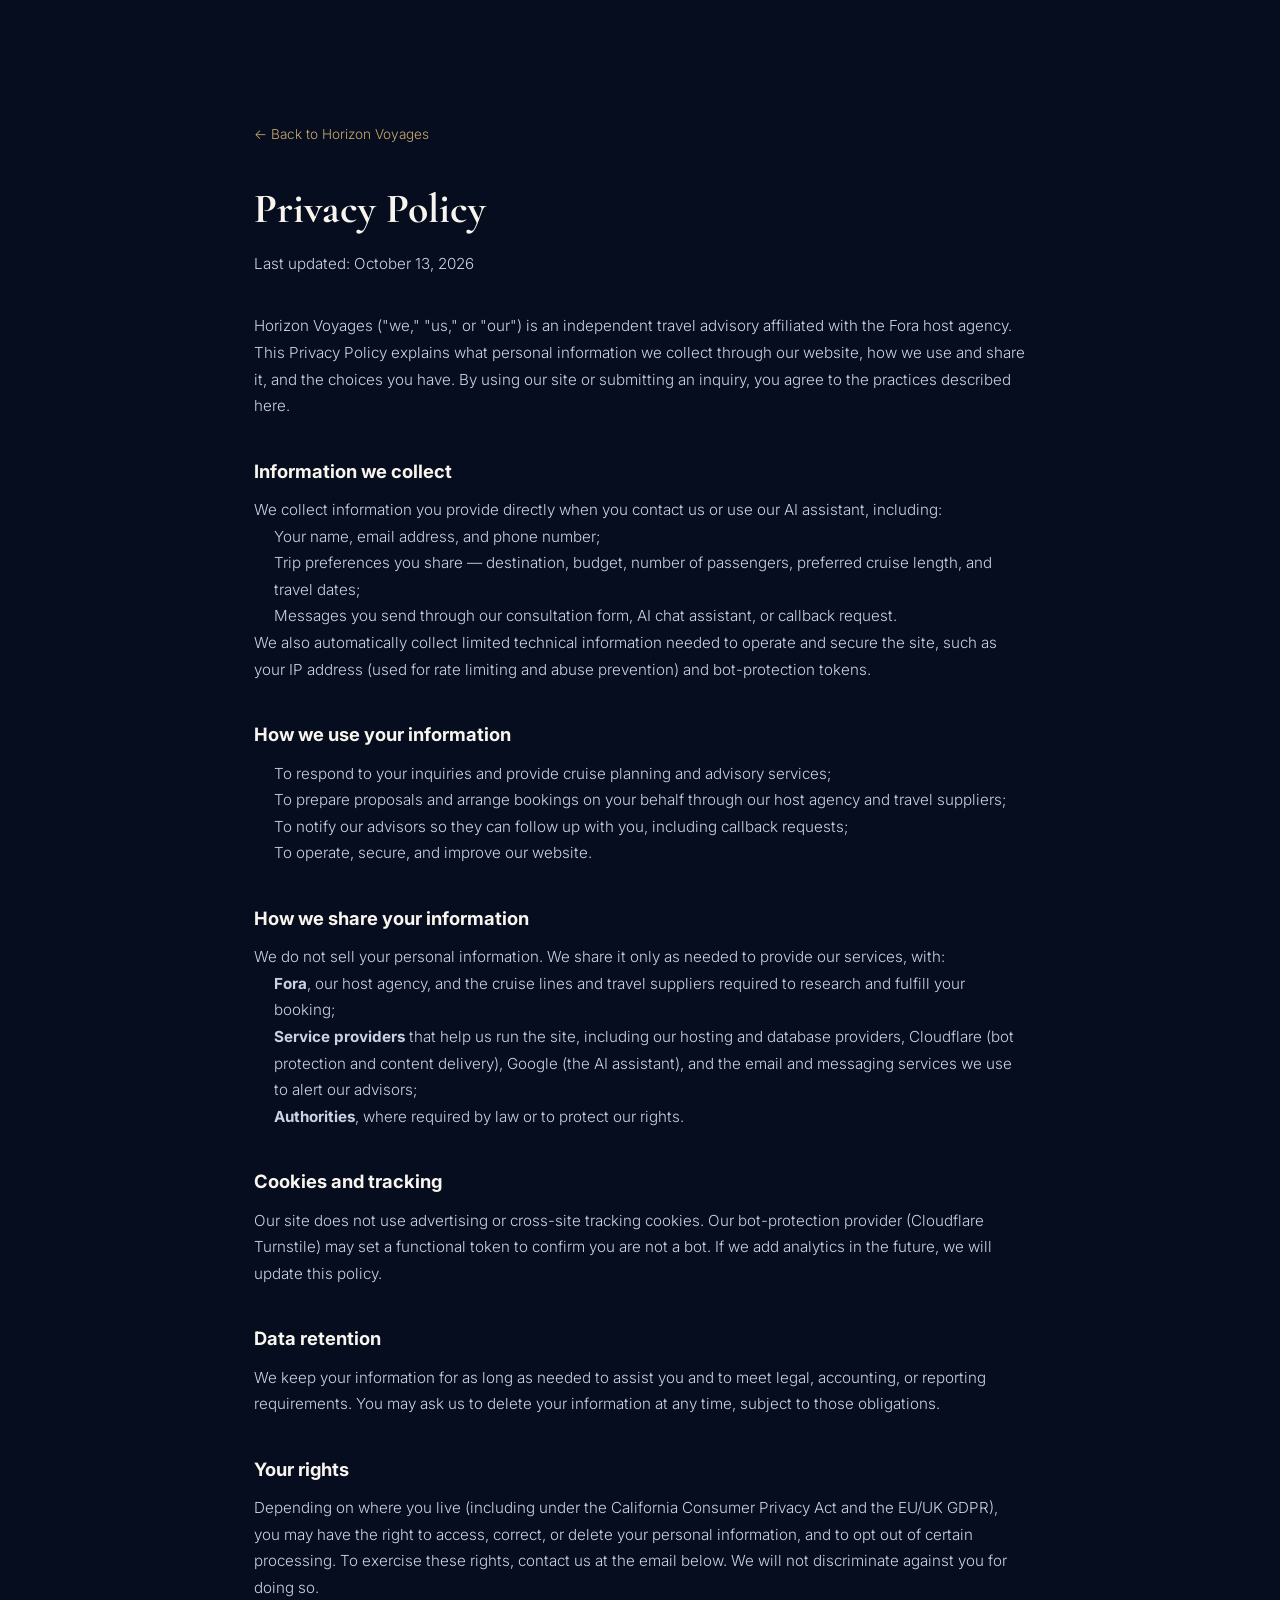
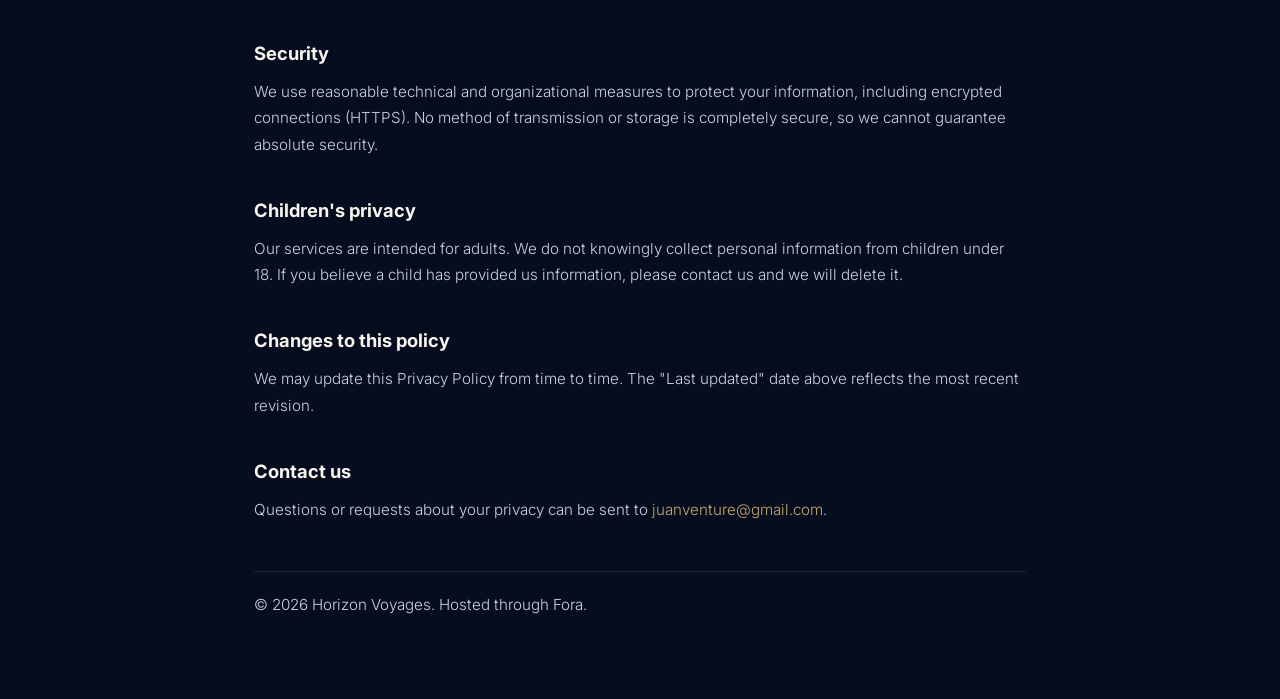
<file: privacy.html>
<!DOCTYPE html>
<html lang="en">
<head>
  <meta charset="UTF-8" />
  <meta name="viewport" content="width=device-width, initial-scale=1.0" />
  <title>Privacy Policy | Horizon Voyages</title>
  <meta name="description" content="How Horizon Voyages collects, uses, and protects your personal information." />
  <meta name="robots" content="noindex" />
  <link rel="preconnect" href="https://fonts.googleapis.com" />
  <link rel="preconnect" href="https://fonts.gstatic.com" crossorigin />
  <link href="https://fonts.googleapis.com/css2?family=Cormorant+Garamond:ital,wght@0,300;0,400;0,500;0,600;1,300;1,400&family=Inter:wght@300;400;500;600&display=swap" rel="stylesheet" />
  <link rel="stylesheet" href="style.css" />
  <style>
    .legal-wrap { max-width: 820px; margin: 0 auto; padding: 120px 24px 80px; }
    .legal-back { display: inline-block; margin-bottom: 28px; font-size: .85rem; color: var(--gold); text-decoration: none; }
    .legal-wrap h1 { font-family: 'Cormorant Garamond', serif; font-size: 2.6rem; margin: 0 0 6px; }
    .legal-updated { color: #93a4bd; font-size: .85rem; margin: 0 0 36px; }
    .legal-wrap h2 { font-size: 1.15rem; margin: 36px 0 10px; }
    .legal-wrap p, .legal-wrap li { font-size: .95rem; line-height: 1.75; color: #c9d4e3; }
    .legal-wrap ul { padding-left: 20px; }
    .legal-wrap a { color: var(--gold); }
    .legal-foot { border-top: 1px solid rgba(255,255,255,.1); margin-top: 48px; padding-top: 20px; color: #93a4bd; font-size: .8rem; }
  </style>
</head>
<body>
  <main class="legal-wrap">
    <a class="legal-back" href="index.html">&larr; Back to Horizon Voyages</a>
    <h1>Privacy Policy</h1>
    <p class="legal-updated">Last updated: October 13, 2026</p>

    <p>Horizon Voyages ("we," "us," or "our") is an independent travel advisory affiliated with the Fora host agency. This Privacy Policy explains what personal information we collect through our website, how we use and share it, and the choices you have. By using our site or submitting an inquiry, you agree to the practices described here.</p>

    <h2>Information we collect</h2>
    <p>We collect information you provide directly when you contact us or use our AI assistant, including:</p>
    <ul>
      <li>Your name, email address, and phone number;</li>
      <li>Trip preferences you share — destination, budget, number of passengers, preferred cruise length, and travel dates;</li>
      <li>Messages you send through our consultation form, AI chat assistant, or callback request.</li>
    </ul>
    <p>We also automatically collect limited technical information needed to operate and secure the site, such as your IP address (used for rate limiting and abuse prevention) and bot-protection tokens.</p>

    <h2>How we use your information</h2>
    <ul>
      <li>To respond to your inquiries and provide cruise planning and advisory services;</li>
      <li>To prepare proposals and arrange bookings on your behalf through our host agency and travel suppliers;</li>
      <li>To notify our advisors so they can follow up with you, including callback requests;</li>
      <li>To operate, secure, and improve our website.</li>
    </ul>

    <h2>How we share your information</h2>
    <p>We do not sell your personal information. We share it only as needed to provide our services, with:</p>
    <ul>
      <li><strong>Fora</strong>, our host agency, and the cruise lines and travel suppliers required to research and fulfill your booking;</li>
      <li><strong>Service providers</strong> that help us run the site, including our hosting and database providers, Cloudflare (bot protection and content delivery), Google (the AI assistant), and the email and messaging services we use to alert our advisors;</li>
      <li><strong>Authorities</strong>, where required by law or to protect our rights.</li>
    </ul>

    <h2>Cookies and tracking</h2>
    <p>Our site does not use advertising or cross-site tracking cookies. Our bot-protection provider (Cloudflare Turnstile) may set a functional token to confirm you are not a bot. If we add analytics in the future, we will update this policy.</p>

    <h2>Data retention</h2>
    <p>We keep your information for as long as needed to assist you and to meet legal, accounting, or reporting requirements. You may ask us to delete your information at any time, subject to those obligations.</p>

    <h2>Your rights</h2>
    <p>Depending on where you live (including under the California Consumer Privacy Act and the EU/UK GDPR), you may have the right to access, correct, or delete your personal information, and to opt out of certain processing. To exercise these rights, contact us at the email below. We will not discriminate against you for doing so.</p>

    <h2>Security</h2>
    <p>We use reasonable technical and organizational measures to protect your information, including encrypted connections (HTTPS). No method of transmission or storage is completely secure, so we cannot guarantee absolute security.</p>

    <h2>Children's privacy</h2>
    <p>Our services are intended for adults. We do not knowingly collect personal information from children under 18. If you believe a child has provided us information, please contact us and we will delete it.</p>

    <h2>Changes to this policy</h2>
    <p>We may update this Privacy Policy from time to time. The "Last updated" date above reflects the most recent revision.</p>

    <h2>Contact us</h2>
    <p>Questions or requests about your privacy can be sent to <a href="mailto:juanventure@gmail.com">juanventure@gmail.com</a>.</p>

    <p class="legal-foot">&copy; 2026 Horizon Voyages. Hosted through Fora.</p>
  </main>
</body>
</html>
</file>
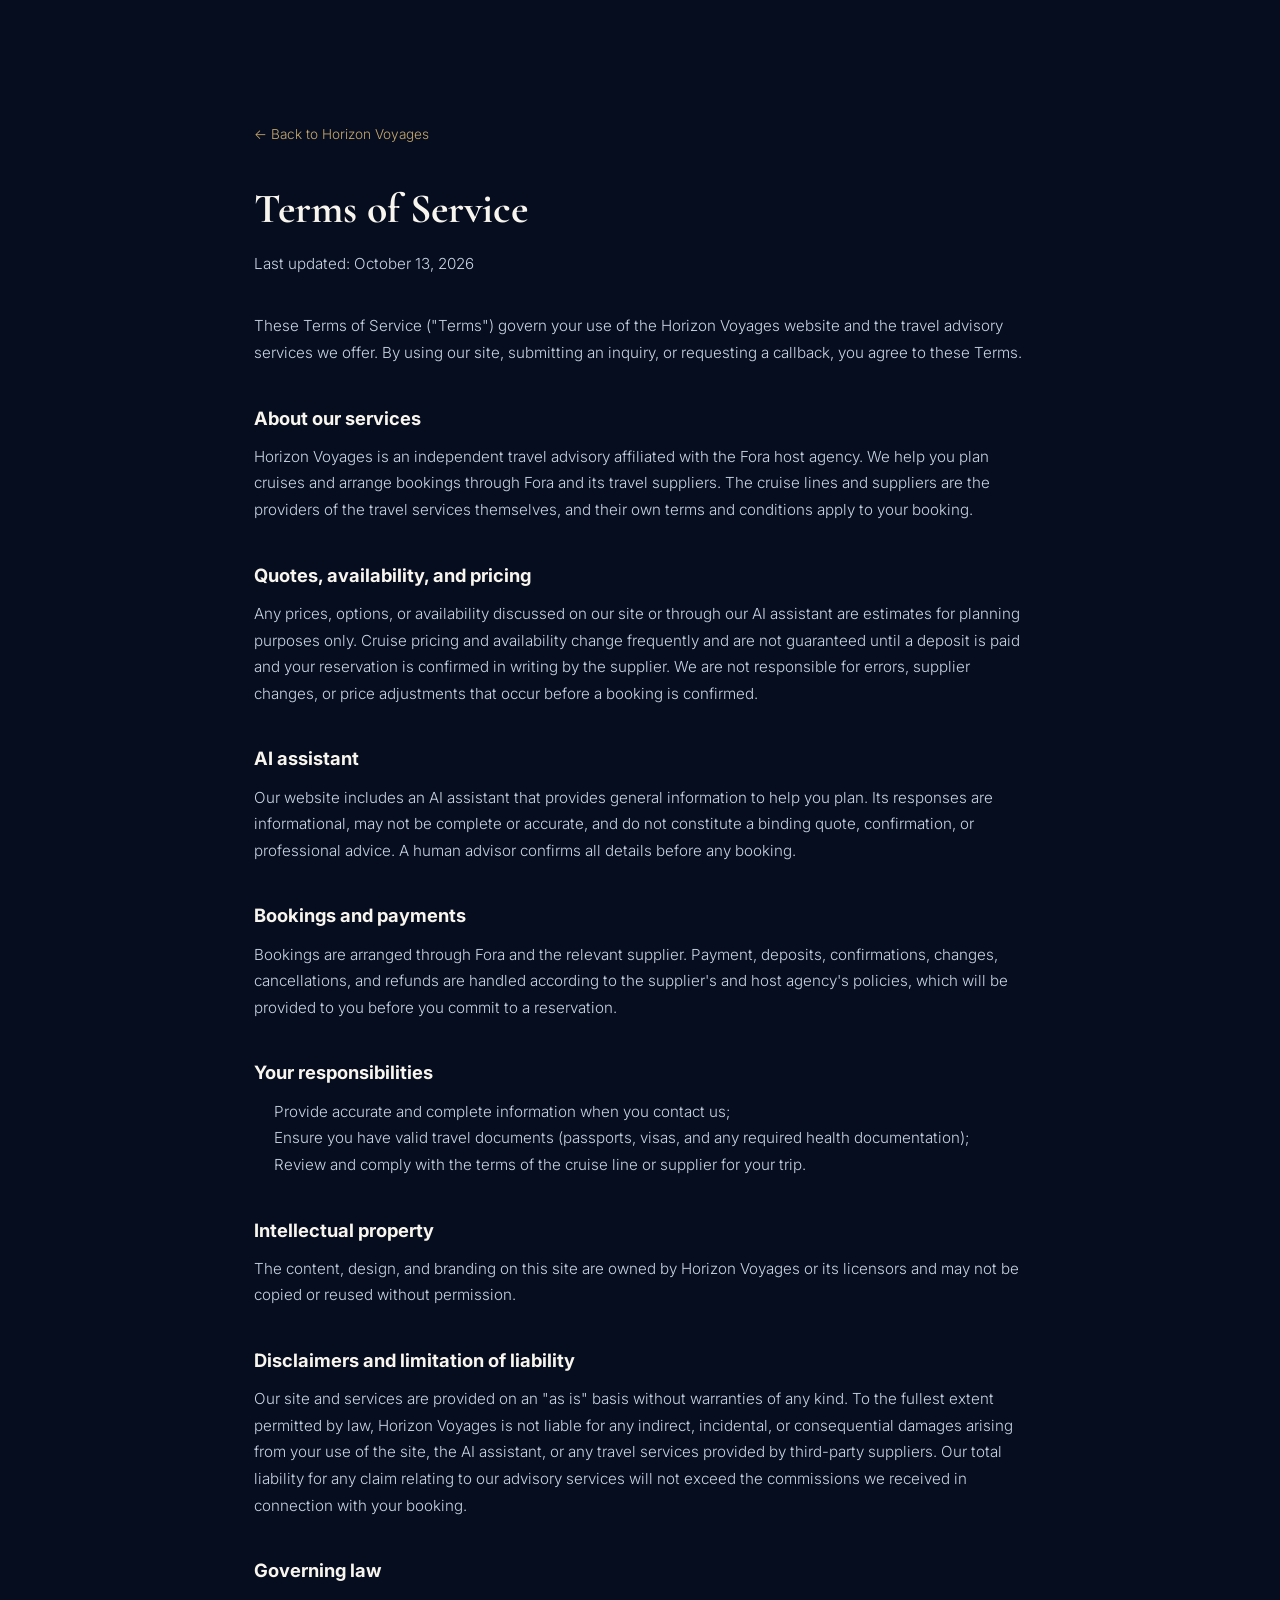
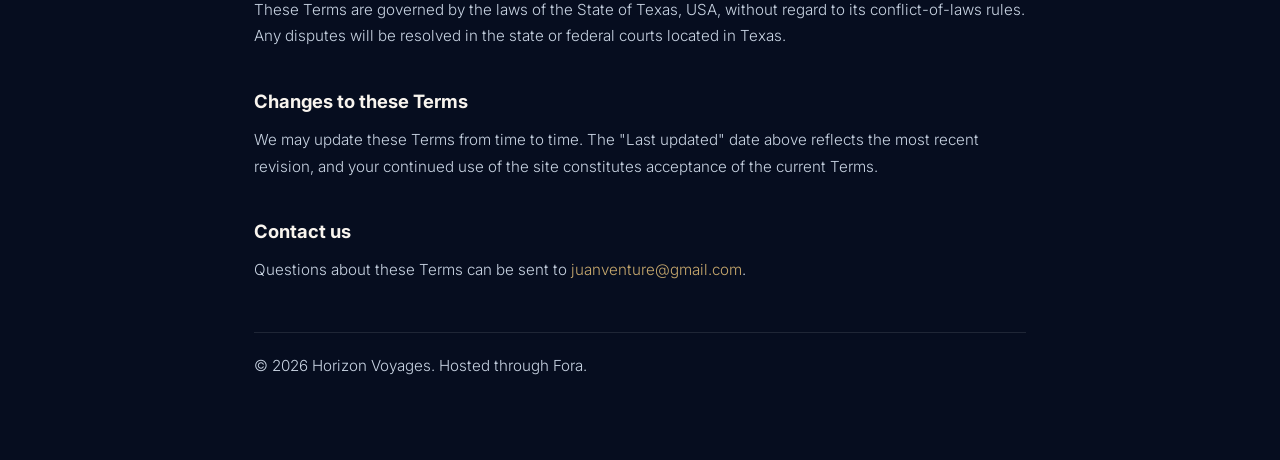
<file: terms.html>
<!DOCTYPE html>
<html lang="en">
<head>
  <meta charset="UTF-8" />
  <meta name="viewport" content="width=device-width, initial-scale=1.0" />
  <title>Terms of Service | Horizon Voyages</title>
  <meta name="description" content="The terms that govern your use of the Horizon Voyages website and services." />
  <meta name="robots" content="noindex" />
  <link rel="preconnect" href="https://fonts.googleapis.com" />
  <link rel="preconnect" href="https://fonts.gstatic.com" crossorigin />
  <link href="https://fonts.googleapis.com/css2?family=Cormorant+Garamond:ital,wght@0,300;0,400;0,500;0,600;1,300;1,400&family=Inter:wght@300;400;500;600&display=swap" rel="stylesheet" />
  <link rel="stylesheet" href="style.css" />
  <style>
    .legal-wrap { max-width: 820px; margin: 0 auto; padding: 120px 24px 80px; }
    .legal-back { display: inline-block; margin-bottom: 28px; font-size: .85rem; color: var(--gold); text-decoration: none; }
    .legal-wrap h1 { font-family: 'Cormorant Garamond', serif; font-size: 2.6rem; margin: 0 0 6px; }
    .legal-updated { color: #93a4bd; font-size: .85rem; margin: 0 0 36px; }
    .legal-wrap h2 { font-size: 1.15rem; margin: 36px 0 10px; }
    .legal-wrap p, .legal-wrap li { font-size: .95rem; line-height: 1.75; color: #c9d4e3; }
    .legal-wrap ul { padding-left: 20px; }
    .legal-wrap a { color: var(--gold); }
    .legal-foot { border-top: 1px solid rgba(255,255,255,.1); margin-top: 48px; padding-top: 20px; color: #93a4bd; font-size: .8rem; }
  </style>
</head>
<body>
  <main class="legal-wrap">
    <a class="legal-back" href="index.html">&larr; Back to Horizon Voyages</a>
    <h1>Terms of Service</h1>
    <p class="legal-updated">Last updated: October 13, 2026</p>

    <p>These Terms of Service ("Terms") govern your use of the Horizon Voyages website and the travel advisory services we offer. By using our site, submitting an inquiry, or requesting a callback, you agree to these Terms.</p>

    <h2>About our services</h2>
    <p>Horizon Voyages is an independent travel advisory affiliated with the Fora host agency. We help you plan cruises and arrange bookings through Fora and its travel suppliers. The cruise lines and suppliers are the providers of the travel services themselves, and their own terms and conditions apply to your booking.</p>

    <h2>Quotes, availability, and pricing</h2>
    <p>Any prices, options, or availability discussed on our site or through our AI assistant are estimates for planning purposes only. Cruise pricing and availability change frequently and are not guaranteed until a deposit is paid and your reservation is confirmed in writing by the supplier. We are not responsible for errors, supplier changes, or price adjustments that occur before a booking is confirmed.</p>

    <h2>AI assistant</h2>
    <p>Our website includes an AI assistant that provides general information to help you plan. Its responses are informational, may not be complete or accurate, and do not constitute a binding quote, confirmation, or professional advice. A human advisor confirms all details before any booking.</p>

    <h2>Bookings and payments</h2>
    <p>Bookings are arranged through Fora and the relevant supplier. Payment, deposits, confirmations, changes, cancellations, and refunds are handled according to the supplier's and host agency's policies, which will be provided to you before you commit to a reservation.</p>

    <h2>Your responsibilities</h2>
    <ul>
      <li>Provide accurate and complete information when you contact us;</li>
      <li>Ensure you have valid travel documents (passports, visas, and any required health documentation);</li>
      <li>Review and comply with the terms of the cruise line or supplier for your trip.</li>
    </ul>

    <h2>Intellectual property</h2>
    <p>The content, design, and branding on this site are owned by Horizon Voyages or its licensors and may not be copied or reused without permission.</p>

    <h2>Disclaimers and limitation of liability</h2>
    <p>Our site and services are provided on an "as is" basis without warranties of any kind. To the fullest extent permitted by law, Horizon Voyages is not liable for any indirect, incidental, or consequential damages arising from your use of the site, the AI assistant, or any travel services provided by third-party suppliers. Our total liability for any claim relating to our advisory services will not exceed the commissions we received in connection with your booking.</p>

    <h2>Governing law</h2>
    <p>These Terms are governed by the laws of the State of Texas, USA, without regard to its conflict-of-laws rules. Any disputes will be resolved in the state or federal courts located in Texas.</p>

    <h2>Changes to these Terms</h2>
    <p>We may update these Terms from time to time. The "Last updated" date above reflects the most recent revision, and your continued use of the site constitutes acceptance of the current Terms.</p>

    <h2>Contact us</h2>
    <p>Questions about these Terms can be sent to <a href="mailto:juanventure@gmail.com">juanventure@gmail.com</a>.</p>

    <p class="legal-foot">&copy; 2026 Horizon Voyages. Hosted through Fora.</p>
  </main>
</body>
</html>
</file>
<file: style.css>
/* =============================================
   HORIZON VOYAGES — STYLESHEET
   ============================================= */

/* ── Tokens ── */
:root {
  --navy:       #060d1f;
  --navy-mid:   #0c1a36;
  --navy-light: #132147;
  --gold:       #c8a96e;
  --gold-light: #e0c99a;
  --gold-dim:   #8a7148;
  --cream:      #f8f4ee;
  --white:      #ffffff;
  --muted:      rgba(248,244,238,.55);
  --card-bg:    rgba(255,255,255,.04);
  --border:     rgba(200,169,110,.18);
  --radius-sm:  8px;
  --radius-md:  16px;
  --radius-lg:  24px;
  --shadow:     0 8px 40px rgba(0,0,0,.45);
  --trans:      .35s cubic-bezier(.4,0,.2,1);
  --font-serif: 'Cormorant Garamond', Georgia, serif;
  --font-sans:  'Inter', system-ui, sans-serif;
}

/* ── Reset ── */
*, *::before, *::after { box-sizing: border-box; margin: 0; padding: 0; }
html { scroll-behavior: smooth; font-size: 16px; }
body {
  background: var(--navy);
  color: var(--cream);
  font-family: var(--font-sans);
  font-weight: 300;
  line-height: 1.7;
  overflow-x: hidden;
}
img { display: block; width: 100%; height: 100%; object-fit: cover; }
a { text-decoration: none; color: inherit; }
ul { list-style: none; }
button { cursor: pointer; border: none; background: none; font-family: inherit; }

/* ── Utility ── */
.container { max-width: 1200px; margin: 0 auto; padding: 0 24px; }

.section-eyebrow {
  font-family: var(--font-sans);
  font-size: .72rem;
  font-weight: 500;
  letter-spacing: .18em;
  text-transform: uppercase;
  color: var(--gold);
  margin-bottom: 12px;
}
.section-title {
  font-family: var(--font-serif);
  font-size: clamp(2rem, 4vw, 3rem);
  font-weight: 300;
  line-height: 1.15;
  color: var(--cream);
}
.section-title em { font-style: italic; color: var(--gold-light); }
.section-sub { color: var(--muted); max-width: 560px; margin-top: 14px; }
.section-header { text-align: center; margin-bottom: 56px; }
.section-header .section-sub { margin: 14px auto 0; }

/* ── Buttons ── */
.btn {
  display: inline-flex;
  align-items: center;
  gap: 8px;
  padding: 14px 28px;
  border-radius: 50px;
  font-family: var(--font-sans);
  font-size: .85rem;
  font-weight: 500;
  letter-spacing: .06em;
  transition: all var(--trans);
  white-space: nowrap;
}
.btn-primary {
  background: linear-gradient(135deg, var(--gold), var(--gold-dim));
  color: var(--navy);
  box-shadow: 0 4px 24px rgba(200,169,110,.3);
}
.btn-primary:hover {
  transform: translateY(-2px);
  box-shadow: 0 8px 32px rgba(200,169,110,.5);
  background: linear-gradient(135deg, var(--gold-light), var(--gold));
}
.btn-outline {
  border: 1px solid var(--border);
  color: var(--cream);
  backdrop-filter: blur(8px);
}
.btn-outline:hover { border-color: var(--gold); color: var(--gold); }
.btn-ghost {
  border: 1px solid rgba(255,255,255,.25);
  color: var(--white);
  backdrop-filter: blur(8px);
}
.btn-ghost:hover { background: rgba(255,255,255,.12); border-color: var(--white); }
.btn-ghost-sm {
  display: inline-block;
  padding: 8px 20px;
  border: 1px solid rgba(255,255,255,.4);
  border-radius: 50px;
  font-size: .78rem;
  font-weight: 500;
  color: var(--white);
  transition: all var(--trans);
  letter-spacing: .06em;
}
.btn-ghost-sm:hover { background: rgba(255,255,255,.15); }
.btn-full { width: 100%; justify-content: center; }

/* ── Reveal animation ── */
[data-reveal] { opacity: 0; transform: translateY(32px); transition: opacity .7s ease, transform .7s ease; }
[data-reveal].visible { opacity: 1; transform: none; }

/* =============================================
   NAVBAR
   ============================================= */
.navbar {
  position: fixed;
  top: 0; left: 0; right: 0;
  z-index: 1000;
  padding: 22px 0;
  transition: all var(--trans);
}
.navbar.scrolled {
  background: rgba(6,13,31,.92);
  backdrop-filter: blur(20px);
  border-bottom: 1px solid var(--border);
  padding: 14px 0;
}
.nav-inner {
  max-width: 1200px;
  margin: 0 auto;
  padding: 0 24px;
  display: flex;
  align-items: center;
  gap: 40px;
}
.logo {
  display: flex;
  align-items: center;
  gap: 10px;
  flex-shrink: 0;
}
.logo-mark {
  font-size: 1.4rem;
  color: var(--gold);
  line-height: 1;
}
.logo-text {
  font-family: var(--font-serif);
  font-size: 1.2rem;
  font-weight: 400;
  color: var(--cream);
  letter-spacing: .02em;
}
.logo-text em { color: var(--gold); font-style: italic; }
.nav-links {
  display: flex;
  gap: 32px;
  margin-left: auto;
}
.nav-links a {
  font-size: .82rem;
  font-weight: 400;
  letter-spacing: .08em;
  text-transform: uppercase;
  color: var(--muted);
  transition: color var(--trans);
}
.nav-links a:hover { color: var(--gold); }
.nav-cta { margin-left: 8px; padding: 10px 22px; font-size: .8rem; }
/* The in-menu "Book a Consult" item only appears inside the mobile menu
   (desktop already has the separate .nav-cta button). */
.nav-cta-mobile { display: none; }
.hamburger {
  display: none;
  flex-direction: column;
  gap: 5px;
  padding: 4px;
  margin-left: auto;
}
.hamburger span {
  display: block;
  width: 24px; height: 2px;
  background: var(--cream);
  border-radius: 2px;
  transition: all var(--trans);
}
.hamburger.open span:nth-child(1) { transform: translateY(7px) rotate(45deg); }
.hamburger.open span:nth-child(2) { opacity: 0; }
.hamburger.open span:nth-child(3) { transform: translateY(-7px) rotate(-45deg); }

/* =============================================
   HERO
   ============================================= */
.hero {
  position: relative;
  height: 100vh;
  min-height: 700px;
  display: flex;
  align-items: center;
  overflow: hidden;
}
.hero-media {
  position: absolute;
  inset: 0;
}
.hero-img {
  width: 100%; height: 100%;
  object-fit: cover;
  transform: scale(1.06);
  animation: heroZoom 12s ease-out forwards;
}
@keyframes heroZoom {
  to { transform: scale(1); }
}
.hero-overlay {
  position: absolute;
  inset: 0;
  background: linear-gradient(
    105deg,
    rgba(6,13,31,.88) 0%,
    rgba(6,13,31,.6) 50%,
    rgba(6,13,31,.2) 100%
  );
}
.hero-content {
  position: relative;
  z-index: 2;
  max-width: 1200px;
  margin: 0 auto;
  padding: 0 24px;
  padding-top: 80px;
}
.hero-eyebrow {
  font-size: .72rem;
  font-weight: 500;
  letter-spacing: .22em;
  text-transform: uppercase;
  color: var(--gold);
  margin-bottom: 20px;
  animation: fadeUp .8s .2s ease both;
}
.hero-headline {
  font-family: var(--font-serif);
  font-size: clamp(2.8rem, 6vw, 5rem);
  font-weight: 300;
  line-height: 1.1;
  color: var(--white);
  margin-bottom: 24px;
  animation: fadeUp .8s .35s ease both;
}
.hero-headline em { font-style: italic; color: var(--gold-light); }
.hero-sub {
  max-width: 520px;
  color: rgba(248,244,238,.8);
  font-size: 1.05rem;
  line-height: 1.7;
  margin-bottom: 36px;
  animation: fadeUp .8s .5s ease both;
}
.hero-actions {
  display: flex;
  gap: 14px;
  flex-wrap: wrap;
  margin-bottom: 56px;
  animation: fadeUp .8s .65s ease both;
}
.hero-trust {
  display: flex;
  align-items: center;
  gap: 24px;
  animation: fadeUp .8s .8s ease both;
}
.trust-item { display: flex; flex-direction: column; gap: 2px; }
.trust-num { font-family: var(--font-serif); font-size: 1.6rem; color: var(--gold-light); line-height: 1; }
.trust-label { font-size: .72rem; letter-spacing: .1em; text-transform: uppercase; color: var(--muted); }
.trust-divider { width: 1px; height: 36px; background: var(--border); }
.hero-scroll-hint {
  position: absolute;
  bottom: 36px; right: 48px;
  z-index: 2;
  display: flex;
  flex-direction: column;
  align-items: center;
  gap: 8px;
  opacity: .55;
}
.hero-scroll-hint span { font-size: .65rem; letter-spacing: .18em; text-transform: uppercase; writing-mode: vertical-rl; }
.scroll-line {
  width: 1px; height: 56px;
  background: linear-gradient(to bottom, var(--gold), transparent);
  animation: scrollPulse 1.8s ease-in-out infinite;
}
@keyframes scrollPulse { 0%,100% { opacity: .5; } 50% { opacity: 1; } }
@keyframes fadeUp { from { opacity:0; transform: translateY(24px); } to { opacity:1; transform:none; } }

/* =============================================
   PHILOSOPHY
   ============================================= */
.philosophy {
  padding: 100px 0;
  background: linear-gradient(180deg, var(--navy) 0%, var(--navy-mid) 100%);
}
.philosophy-grid {
  display: grid;
  grid-template-columns: repeat(4, 1fr);
  gap: 24px;
}
.phil-card {
  background: var(--card-bg);
  border: 1px solid var(--border);
  border-radius: var(--radius-md);
  padding: 36px 28px;
  transition: all var(--trans);
}
.phil-card:hover {
  background: rgba(200,169,110,.06);
  border-color: var(--gold-dim);
  transform: translateY(-4px);
}
.phil-icon { color: var(--gold); margin-bottom: 18px; line-height: 0; }
.phil-icon svg { width: 34px; height: 34px; }
.phil-card h3 {
  font-family: var(--font-serif);
  font-size: 1.3rem;
  font-weight: 400;
  color: var(--cream);
  margin-bottom: 12px;
}
.phil-card p { font-size: .88rem; color: var(--muted); line-height: 1.7; }

/* =============================================
   DESTINATIONS
   ============================================= */
.destinations {
  padding: 100px 0;
  background: var(--navy-mid);
}
.dest-grid {
  display: grid;
  grid-template-columns: 1fr 1fr;
  grid-template-rows: 320px 320px;
  gap: 16px;
}
.dest-large { grid-row: span 2; }
.dest-card {
  position: relative;
  border-radius: var(--radius-md);
  overflow: hidden;
  cursor: pointer;
}
.dest-card img {
  width: 100%; height: 100%;
  object-fit: cover;
  transition: transform .6s ease;
}
.dest-card:hover img { transform: scale(1.06); }
.dest-card-overlay {
  position: absolute;
  inset: 0;
  background: linear-gradient(to top, rgba(6,13,31,.95) 0%, rgba(6,13,31,.2) 60%, transparent 100%);
  display: flex;
  align-items: flex-end;
  padding: 28px;
  transition: background var(--trans);
}
.dest-card:hover .dest-card-overlay { background: linear-gradient(to top, rgba(6,13,31,.98) 0%, rgba(6,13,31,.5) 70%, rgba(6,13,31,.1) 100%); }
.dest-info { transform: translateY(8px); transition: transform var(--trans); }
.dest-card:hover .dest-info { transform: none; }
.dest-region {
  font-size: .65rem;
  letter-spacing: .18em;
  text-transform: uppercase;
  color: var(--gold);
  margin-bottom: 6px;
}
.dest-info h3 {
  font-family: var(--font-serif);
  font-size: 1.6rem;
  font-weight: 400;
  color: var(--white);
  margin-bottom: 10px;
}
.dest-desc {
  font-size: .82rem;
  color: rgba(248,244,238,.75);
  margin-bottom: 16px;
  max-width: 320px;
  opacity: 0;
  transform: translateY(8px);
  transition: opacity .35s .05s ease, transform .35s .05s ease;
}
.dest-card:hover .dest-desc { opacity: 1; transform: none; }

/* =============================================
   EXPERIENCE
   ============================================= */
.experience-section {
  padding: 120px 0;
  background: linear-gradient(180deg, var(--navy-mid) 0%, var(--navy) 100%);
}
.experience-inner {
  max-width: 1200px;
  margin: 0 auto;
  padding: 0 24px;
  display: grid;
  grid-template-columns: 1fr 1fr;
  gap: 80px;
  align-items: center;
}
.exp-image {
  position: relative;
  border-radius: var(--radius-lg);
  overflow: visible;
}
.exp-image img {
  width: 100%;
  height: 560px;
  border-radius: var(--radius-lg);
  object-fit: cover;
  box-shadow: var(--shadow);
}
.exp-badge {
  position: absolute;
  bottom: -24px;
  right: -24px;
  background: linear-gradient(135deg, var(--gold), var(--gold-dim));
  color: var(--navy);
  border-radius: var(--radius-md);
  padding: 20px 24px;
  display: flex;
  align-items: center;
  gap: 14px;
  box-shadow: 0 8px 32px rgba(200,169,110,.4);
}
.badge-num { font-family: var(--font-serif); font-size: 2.8rem; font-weight: 600; line-height: 1; }
.badge-txt { font-size: .78rem; font-weight: 500; line-height: 1.4; text-transform: uppercase; letter-spacing: .08em; }
.exp-content { padding-top: 16px; }
.exp-body { color: var(--muted); line-height: 1.8; margin-bottom: 16px; }
.exp-checklist {
  margin: 28px 0 36px;
  display: flex;
  flex-direction: column;
  gap: 14px;
}
.exp-checklist li {
  display: flex;
  align-items: center;
  gap: 14px;
  font-size: .9rem;
  color: var(--cream);
}
.check-icon { color: var(--gold); font-size: .7rem; flex-shrink: 0; }

/* =============================================
   ITINERARIES
   ============================================= */
.itineraries {
  padding: 100px 0;
  background: var(--navy-mid);
}
.itin-grid {
  display: grid;
  grid-template-columns: repeat(3, 1fr);
  gap: 24px;
  margin-bottom: 48px;
}
.itin-card {
  background: var(--navy-light);
  border: 1px solid var(--border);
  border-radius: var(--radius-md);
  overflow: hidden;
  transition: all var(--trans);
  position: relative;
}
.itin-card:hover {
  transform: translateY(-6px);
  border-color: var(--gold-dim);
  box-shadow: 0 16px 48px rgba(0,0,0,.4);
}
.featured-itin {
  border-color: var(--gold-dim);
  box-shadow: 0 0 0 1px var(--gold-dim), 0 16px 48px rgba(200,169,110,.12);
}
.itin-badge-featured {
  position: absolute;
  top: 16px; right: 16px;
  background: var(--gold);
  color: var(--navy);
  font-size: .65rem;
  font-weight: 600;
  letter-spacing: .1em;
  text-transform: uppercase;
  padding: 5px 12px;
  border-radius: 50px;
}
.itin-header {
  padding: 32px 28px 28px;
  position: relative;
}
.itin-nights {
  font-size: .65rem;
  font-weight: 500;
  letter-spacing: .18em;
  text-transform: uppercase;
  color: rgba(255,255,255,.6);
  margin-bottom: 10px;
}
.itin-header h3 {
  font-family: var(--font-serif);
  font-size: 1.5rem;
  font-weight: 400;
  color: var(--white);
  margin-bottom: 6px;
}
.itin-header p { font-size: .8rem; color: rgba(255,255,255,.6); }
.itin-body { padding: 24px 28px 28px; }
.itin-detail {
  display: flex;
  align-items: center;
  gap: 10px;
  font-size: .84rem;
  color: var(--muted);
  margin-bottom: 10px;
}
.itin-detail span:first-child { display: inline-flex; color: var(--gold); }
.itin-detail span:first-child svg { width: 17px; height: 17px; }
.itin-tags {
  display: flex;
  gap: 8px;
  flex-wrap: wrap;
  margin: 18px 0 22px;
}
.tag {
  font-size: .7rem;
  font-weight: 500;
  letter-spacing: .06em;
  padding: 4px 12px;
  border-radius: 50px;
  border: 1px solid var(--border);
  color: var(--muted);
}
.itin-portal-note,
.itin-travefy-note {
  display: flex;
  align-items: center;
  gap: 20px;
  background: rgba(200,169,110,.07);
  border: 1px solid var(--border);
  border-radius: var(--radius-md);
  padding: 24px 32px;
  max-width: 700px;
  margin: 0 auto;
  text-align: left;
}
.portal-icon,
.travefy-icon { color: var(--gold); flex-shrink: 0; line-height: 0; }
.portal-icon svg,
.travefy-icon svg { width: 34px; height: 34px; }
.itin-portal-note p,
.itin-travefy-note p { font-size: .88rem; color: var(--muted); line-height: 1.7; }
.itin-portal-note strong,
.itin-travefy-note strong { color: var(--gold-light); }

/* =============================================
   TESTIMONIALS
   ============================================= */
.testimonials {
  padding: 100px 0;
  background: linear-gradient(180deg, var(--navy) 0%, var(--navy-mid) 100%);
  overflow: hidden;
}
.testi-track-wrap { position: relative; }
.testi-track {
  display: flex;
  gap: 24px;
  transition: transform .5s cubic-bezier(.4,0,.2,1);
}
.testi-card {
  background: var(--card-bg);
  border: 1px solid var(--border);
  border-radius: var(--radius-md);
  padding: 36px;
  min-width: calc(50% - 12px);
  flex-shrink: 0;
}
.testi-stars { color: var(--gold); font-size: 1rem; letter-spacing: 3px; margin-bottom: 20px; }
.testi-quote {
  font-family: var(--font-serif);
  font-size: 1.15rem;
  font-weight: 300;
  font-style: italic;
  color: var(--cream);
  line-height: 1.7;
  margin-bottom: 28px;
}
.testi-author { display: flex; align-items: center; gap: 16px; }
.testi-avatar {
  width: 44px; height: 44px;
  border-radius: 50%;
  background: linear-gradient(135deg, var(--gold-dim), var(--navy-light));
  display: flex; align-items: center; justify-content: center;
  font-size: .78rem;
  font-weight: 600;
  color: var(--gold-light);
  flex-shrink: 0;
  border: 1px solid var(--border);
}
.testi-author strong { font-size: .88rem; color: var(--cream); display: block; margin-bottom: 2px; }
.testi-author span { font-size: .75rem; color: var(--muted); }
.testi-controls {
  display: flex;
  align-items: center;
  justify-content: center;
  gap: 20px;
  margin-top: 32px;
}
.testi-btn {
  width: 44px; height: 44px;
  border-radius: 50%;
  border: 1px solid var(--border);
  color: var(--cream);
  font-size: 1.4rem;
  display: flex; align-items: center; justify-content: center;
  transition: all var(--trans);
}
.testi-btn:hover { border-color: var(--gold); color: var(--gold); background: rgba(200,169,110,.08); }
.testi-dots { display: flex; gap: 8px; }
.testi-dot {
  width: 6px; height: 6px;
  border-radius: 50%;
  background: var(--border);
  transition: all var(--trans);
  cursor: pointer;
}
.testi-dot.active { background: var(--gold); width: 20px; border-radius: 3px; }

/* =============================================
   ADVISOR
   ============================================= */
.advisor-section {
  padding: 120px 0;
  background: var(--navy-mid);
}
.advisor-inner {
  display: grid;
  grid-template-columns: 1fr 1.2fr;
  gap: 80px;
  align-items: center;
}
.advisor-img-wrap {
  position: relative;
}
.advisor-img-wrap img {
  width: 100%;
  height: 560px;
  object-fit: cover;
  object-position: top;
  border-radius: var(--radius-lg);
  box-shadow: var(--shadow);
}
.advisor-credentials {
  position: absolute;
  bottom: -20px; left: -20px;
  background: rgba(6,13,31,.95);
  border: 1px solid var(--border);
  border-radius: var(--radius-md);
  padding: 18px 24px;
  display: flex;
  align-items: center;
  gap: 20px;
  backdrop-filter: blur(12px);
}
.cred-item { text-align: center; }
.cred-item strong { display: block; font-family: var(--font-serif); font-size: 1.1rem; color: var(--gold); }
.cred-item span { font-size: .68rem; letter-spacing: .1em; text-transform: uppercase; color: var(--muted); }
.cred-divider { width: 1px; height: 32px; background: var(--border); }
.advisor-body { color: var(--muted); line-height: 1.8; margin-bottom: 16px; }
.advisor-body strong { color: var(--cream); }
.advisor-actions { margin-top: 32px; }

/* =============================================
   CONSULT
   ============================================= */
.consult-section {
  position: relative;
  padding: 120px 0;
  background: var(--navy);
  overflow: hidden;
}
.consult-bg { position: absolute; inset: 0; pointer-events: none; }
.consult-glow {
  position: absolute;
  border-radius: 50%;
  filter: blur(100px);
  opacity: .18;
}
.consult-glow-1 {
  width: 600px; height: 600px;
  background: var(--gold);
  top: -200px; left: -200px;
}
.consult-glow-2 {
  width: 500px; height: 500px;
  background: #5b2d8e;
  bottom: -150px; right: -150px;
}
.consult-inner {
  position: relative;
  z-index: 1;
  display: grid;
  grid-template-columns: 1fr 1fr;
  gap: 80px;
  align-items: start;
}
.section-eyebrow.light { color: var(--gold-light); }
.section-title.light { color: var(--white); }
.consult-body { color: rgba(248,244,238,.75); line-height: 1.8; margin-top: 20px; margin-bottom: 28px; }
.consult-bullets {
  display: flex; flex-direction: column; gap: 12px;
}
.consult-bullets li { font-size: .88rem; color: var(--cream); display: flex; gap: 10px; }
.widget-card {
  background: rgba(255,255,255,.04);
  border: 1px solid var(--border);
  border-radius: var(--radius-lg);
  overflow: hidden;
  backdrop-filter: blur(20px);
}
.widget-header {
  background: linear-gradient(135deg, var(--navy-light), var(--navy-mid));
  padding: 28px 32px 24px;
  border-bottom: 1px solid var(--border);
}
.widget-logo {
  font-family: var(--font-serif);
  font-size: .95rem;
  color: var(--gold);
  margin-bottom: 10px;
}
.widget-header h3 {
  font-family: var(--font-serif);
  font-size: 1.4rem;
  font-weight: 400;
  color: var(--cream);
  margin-bottom: 4px;
}
.widget-header p { font-size: .8rem; color: var(--muted); }
.consult-form { padding: 28px 32px 32px; display: flex; flex-direction: column; gap: 16px; }
.form-row { display: grid; grid-template-columns: 1fr 1fr; gap: 12px; }
.form-group { display: flex; flex-direction: column; gap: 6px; }
.form-group label {
  font-size: .75rem;
  font-weight: 500;
  letter-spacing: .08em;
  text-transform: uppercase;
  color: var(--muted);
}
.form-group input,
.form-group select,
.form-group textarea {
  background: rgba(255,255,255,.05);
  border: 1px solid var(--border);
  border-radius: var(--radius-sm);
  padding: 12px 16px;
  font-family: var(--font-sans);
  font-size: .88rem;
  color: var(--cream);
  outline: none;
  transition: border-color var(--trans), background var(--trans);
  width: 100%;
}
.form-group select { cursor: pointer; }
.form-group select option { background: var(--navy-mid); color: var(--cream); }
.form-group input::placeholder,
.form-group textarea::placeholder { color: rgba(248,244,238,.3); }
.form-group input:focus,
.form-group select:focus,
.form-group textarea:focus {
  border-color: var(--gold-dim);
  background: rgba(200,169,110,.05);
}
.form-group textarea { resize: vertical; min-height: 80px; }
.form-note { font-size: .78rem; color: var(--muted); text-align: center; }
.form-captcha { display: flex; justify-content: center; margin: 4px 0; }
.form-captcha:empty { display: none; }
.form-error {
  font-size: .85rem;
  color: #e05c5c;
  text-align: center;
  margin: 4px 0 0;
}
.inline-link { color: var(--gold); border-bottom: 1px solid rgba(200,169,110,.3); }
.inline-link:hover { color: var(--gold-light); }
.form-success {
  padding: 48px 32px;
  text-align: center;
}
.success-icon {
  font-size: 2.5rem;
  color: var(--gold);
  margin-bottom: 20px;
  display: block;
}
.form-success h3 {
  font-family: var(--font-serif);
  font-size: 1.8rem;
  color: var(--cream);
  margin-bottom: 12px;
}
.form-success p { color: var(--muted); line-height: 1.7; }

/* =============================================
   FOOTER
   ============================================= */
.footer {
  background: var(--navy);
  border-top: 1px solid var(--border);
  padding: 72px 0 32px;
}
.footer-top {
  display: grid;
  grid-template-columns: 1.6fr 1fr 1fr 1fr;
  gap: 48px;
  margin-bottom: 56px;
}
.footer-brand .logo { margin-bottom: 16px; }
.footer-brand p { font-size: .82rem; color: var(--muted); line-height: 1.7; max-width: 280px; margin-bottom: 24px; }
.footer-social { display: flex; gap: 12px; }
.social-btn {
  width: 38px; height: 38px;
  border-radius: 50%;
  border: 1px solid var(--border);
  display: flex; align-items: center; justify-content: center;
  font-size: 1rem;
  transition: all var(--trans);
}
.social-btn { color: var(--cream); }
.social-btn svg { width: 18px; height: 18px; }
.social-btn:hover { border-color: var(--gold); background: rgba(200,169,110,.08); color: var(--gold-light); }
.footer-links h4 {
  font-size: .72rem;
  font-weight: 500;
  letter-spacing: .18em;
  text-transform: uppercase;
  color: var(--gold);
  margin-bottom: 20px;
}
.footer-links ul { display: flex; flex-direction: column; gap: 12px; }
.footer-links a { font-size: .84rem; color: var(--muted); transition: color var(--trans); }
.footer-links a:hover { color: var(--cream); }
.footer-bottom {
  border-top: 1px solid var(--border);
  padding-top: 24px;
  display: flex;
  justify-content: space-between;
  align-items: center;
  flex-wrap: wrap;
  gap: 8px;
}
.footer-bottom p { font-size: .78rem; color: var(--muted); }
.footer-bottom a { color: var(--muted); transition: color var(--trans); }
.footer-bottom a:hover { color: var(--gold); }
.footer-host { font-size: .75rem; }
.footer-host strong { color: var(--gold-light); }

/* =============================================
   RESPONSIVE
   ============================================= */
@media (max-width: 1024px) {
  .philosophy-grid { grid-template-columns: repeat(2, 1fr); }
  .experience-inner,
  .advisor-inner { grid-template-columns: 1fr; gap: 48px; }
  .exp-image img,
  .advisor-img-wrap img { height: 400px; }
  .exp-badge { bottom: -16px; right: 16px; }
  .advisor-credentials { bottom: -16px; left: 16px; }
  .consult-inner { grid-template-columns: 1fr; gap: 56px; }
  .footer-top { grid-template-columns: 1fr 1fr; }
}
@media (max-width: 768px) {
  .nav-links, .nav-cta { display: none; }
  .hamburger { display: flex; }
  .nav-links.mobile-open {
    display: flex;
    flex-direction: column;
    position: fixed;
    top: 0; left: 0; right: 0; bottom: 0;
    background: rgba(6,13,31,.97);
    backdrop-filter: blur(20px);
    align-items: center;
    justify-content: center;
    gap: 32px;
    z-index: 999;
  }
  .nav-links.mobile-open a { font-size: 1.2rem; }
  .nav-links.mobile-open .nav-cta-mobile { display: block; margin-top: 12px; }
  .nav-links.mobile-open .nav-cta-mobile a { font-size: 1rem; }
  /* The menu overlay is position:fixed inside the navbar. Once scrolled, the
     navbar gains a backdrop-filter, which makes it the containing block for the
     fixed menu — trapping it in a ~72px sliver and freezing the page. Neutralise
     the filter (instantly, no transition) while the menu is open. */
  body.nav-open #navbar {
    backdrop-filter: none !important;
    -webkit-backdrop-filter: none !important;
    transition: none !important;
  }
  .hero-content { padding-top: 100px; }
  .hero-actions { flex-direction: column; align-items: flex-start; }
  .dest-grid { grid-template-columns: 1fr; grid-template-rows: auto; }
  .dest-large { grid-row: auto; height: 380px; }
  .dest-card { height: 260px; }
  .itin-grid { grid-template-columns: 1fr; }
  .testi-card { min-width: calc(100% - 0px); }
  .philosophy-grid { grid-template-columns: 1fr; }
  .footer-top { grid-template-columns: 1fr; }
  .footer-bottom { flex-direction: column; text-align: center; }
  .form-row { grid-template-columns: 1fr; }
  .experience-inner { grid-template-columns: 1fr; }
  .advisor-inner { grid-template-columns: 1fr; }
  .hero-scroll-hint { display: none; }
}
@media (max-width: 480px) {
  .hero-headline { font-size: 2.4rem; }
  .section-title { font-size: 1.8rem; }
  .exp-badge { position: static; margin-top: 16px; }
  .advisor-credentials { position: static; margin-top: 16px; }
  .consult-form { padding: 20px; }
  .widget-header { padding: 20px; }
  /* Keep the chat window inside narrow screens (fixed 350px overflowed < ~382px). */
  .chat-window { width: calc(100vw - 48px); max-width: 350px; }
}

/* =============================================
   AI CHAT WIDGET
   ============================================= */
.chat-widget {
  position: fixed;
  bottom: 24px; right: 24px;
  z-index: 2000;
  display: flex;
  flex-direction: column;
  align-items: flex-end;
  gap: 16px;
}
.chat-widget-toggle {
  width: 56px; height: 56px;
  border-radius: 50%;
  background: linear-gradient(135deg, var(--gold), var(--gold-dim));
  border: none;
  box-shadow: 0 4px 24px rgba(200,169,110,.3);
  display: flex; align-items: center; justify-content: center;
  transition: transform var(--trans), box-shadow var(--trans);
  cursor: pointer;
}
.chat-widget-toggle:hover {
  transform: translateY(-2px);
  box-shadow: 0 8px 32px rgba(200,169,110,.5);
}
.chat-icon { color: #0a1428; line-height: 0; }
.chat-icon svg { width: 26px; height: 26px; }
.chat-callback { padding: 8px 14px 0; }
.chat-callback-btn {
  width: 100%;
  display: flex; align-items: center; justify-content: center; gap: 8px;
  background: var(--gold); color: #0a1428; border: none;
  border-radius: var(--radius-md); padding: 9px 12px;
  font-size: .82rem; font-weight: 600; cursor: pointer;
  transition: background var(--trans);
}
.chat-callback-btn:hover { background: var(--gold-dim); }
.chat-callback-btn svg { width: 16px; height: 16px; }
.chat-msg .cb-name, .chat-msg .cb-phone {
  display: block; width: 100%; margin: 6px 0; padding: 8px 10px;
  border: 1px solid rgba(255,255,255,.16); border-radius: 8px;
  background: rgba(255,255,255,.07); color: #e8eef6; font-size: .85rem;
}
.chat-msg .cb-name::placeholder, .chat-msg .cb-phone::placeholder { color: rgba(232,238,246,.5); }
.chat-msg .cb-submit {
  width: 100%; margin-top: 6px; background: var(--gold); color: #0a1428;
  border: none; border-radius: var(--radius-md); padding: 9px;
  font-weight: 600; cursor: pointer; font-size: .85rem;
}
.chat-msg .cb-submit:disabled { opacity: .6; cursor: default; }
.chat-msg .cb-error { color: #e05c5c; font-size: .78rem; margin: 6px 0 0; }
.chat-window {
  width: 350px;
  max-height: 500px;
  background: rgba(6,13,31,.95);
  border: 1px solid var(--border);
  border-radius: var(--radius-md);
  overflow: hidden;
  display: flex;
  flex-direction: column;
  box-shadow: var(--shadow);
  backdrop-filter: blur(20px);
  transition: opacity .3s ease, transform .3s ease;
}
.chat-window[hidden] {
  opacity: 0;
  pointer-events: none;
  transform: translateY(20px);
  display: flex; /* override hidden default to allow transition */
}
.chat-header {
  background: linear-gradient(135deg, var(--navy-light), var(--navy-mid));
  padding: 16px 20px;
  display: flex;
  justify-content: space-between;
  align-items: center;
  border-bottom: 1px solid var(--border);
}
.chat-header h3 {
  font-family: var(--font-serif);
  font-size: 1.2rem;
  font-weight: 500;
  color: var(--cream);
}
.chat-close { color: var(--muted); font-size: 1.2rem; background: none; border: none; cursor: pointer; }
.chat-close:hover { color: var(--gold); }
.chat-messages {
  flex: 1;
  padding: 16px;
  overflow-y: auto;
  display: flex;
  flex-direction: column;
  gap: 12px;
  min-height: 250px;
}
.chat-msg { display: flex; flex-direction: column; max-width: 85%; }
.chat-msg.user-msg { align-self: flex-end; align-items: flex-end; }
.chat-msg.ai-msg { align-self: flex-start; align-items: flex-start; }
.msg-content {
  padding: 10px 14px;
  border-radius: var(--radius-sm);
  font-size: .88rem;
  line-height: 1.5;
}
.user-msg .msg-content {
  background: var(--gold-dim);
  color: var(--navy);
  border-bottom-right-radius: 2px;
}
.ai-msg .msg-content {
  background: var(--navy-light);
  color: var(--cream);
  border: 1px solid var(--border);
  border-bottom-left-radius: 2px;
  white-space: pre-wrap;      /* keep the line breaks in "Sources:" lists */
  overflow-wrap: anywhere;    /* long URLs must not overflow the bubble */
}
.ai-msg .msg-content a {
  color: var(--gold);
  text-decoration: underline;
}
.ai-msg.thought-msg .msg-content {
  background: transparent;
  border: none;
  color: var(--muted);
  font-style: italic;
  font-size: .8rem;
}
.chat-captcha {
  padding: 8px 12px 0;
  display: flex;
  justify-content: center;
}
.chat-captcha:empty {
  display: none;
}
.chat-input-area {
  padding: 12px;
  border-top: 1px solid var(--border);
  display: flex;
  gap: 8px;
  background: var(--navy-mid);
}
.chat-input-area input {
  flex: 1;
  background: rgba(255,255,255,.05);
  border: 1px solid var(--border);
  border-radius: var(--radius-sm);
  padding: 8px 12px;
  color: var(--cream);
  outline: none;
}
.chat-input-area input:focus { border-color: var(--gold); }
.chat-input-area button {
  background: var(--gold);
  color: var(--navy);
  border: none;
  border-radius: var(--radius-sm);
  padding: 0 16px;
  font-size: 1.2rem;
  cursor: pointer;
  transition: background var(--trans);
}
.chat-input-area button:hover { background: var(--gold-light); }
</file>
<file: itinerary/style.css>
/* ==========================================================================
   HORIZON VOYAGES — BESPOKE DIGITAL ITINERARY PLATFORM
   Luxury Nautical Palette & Responsive Layout
   ========================================================================== */

:root {
  --navy:         #060d1f;
  --navy-dark:    #030711;
  --navy-mid:     #0c1a36;
  --navy-light:   #152449;
  --navy-card:    rgba(12, 26, 54, 0.85);
  --navy-card-hover: rgba(21, 36, 73, 0.95);
  --gold:         #c8a96e;
  --gold-light:   #e0c99a;
  --gold-dim:     #8a7148;
  --gold-border:  rgba(200, 169, 110, 0.25);
  --gold-glow:    rgba(200, 169, 110, 0.15);
  --cream:        #f8f4ee;
  --cream-soft:   #ece6dc;
  --muted:        rgba(248, 244, 238, 0.65);
  --muted-dark:   rgba(248, 244, 238, 0.4);
  --white:        #ffffff;
  --green:        #4ade80;
  --blue:         #38bdf8;
  --radius-sm:    8px;
  --radius-md:    16px;
  --radius-lg:    24px;
  --shadow-sm:    0 4px 16px rgba(0, 0, 0, 0.35);
  --shadow-lg:    0 16px 48px rgba(0, 0, 0, 0.55);
  --trans:        0.3s cubic-bezier(0.4, 0, 0.2, 1);
  --font-serif:   'Cormorant Garamond', Georgia, serif;
  --font-sans:    'Inter', system-ui, -apple-system, sans-serif;
}

/* ── Reset & Baseline ── */
*, *::before, *::after {
  box-sizing: border-box;
  margin: 0;
  padding: 0;
}

html {
  scroll-behavior: smooth;
  font-size: 16px;
  background-color: var(--navy);
}

body {
  background: radial-gradient(circle at 50% 0%, var(--navy-mid) 0%, var(--navy) 50%, var(--navy-dark) 100%);
  color: var(--cream);
  font-family: var(--font-sans);
  font-weight: 300;
  line-height: 1.65;
  min-height: 100vh;
  overflow-x: hidden;
  -webkit-font-smoothing: antialiased;
}

img {
  display: block;
  max-width: 100%;
  height: auto;
}

a {
  color: inherit;
  text-decoration: none;
}

button {
  cursor: pointer;
  border: none;
  background: none;
  font-family: inherit;
}

.container {
  max-width: 1180px;
  margin: 0 auto;
  padding: 0 20px;
  width: 100%;
  box-sizing: border-box;
  min-width: 0;
}

/* ── Top Navigation Bar ── */
.top-bar {
  position: sticky;
  top: 0;
  z-index: 100;
  background: rgba(6, 13, 31, 0.88);
  backdrop-filter: blur(14px);
  -webkit-backdrop-filter: blur(14px);
  border-bottom: 1px solid var(--gold-border);
  transition: var(--trans);
}

.top-bar-inner {
  display: flex;
  align-items: center;
  justify-content: space-between;
  height: 68px;
}

.brand {
  display: flex;
  align-items: center;
  gap: 12px;
}

.brand-crest {
  width: 32px;
  height: 32px;
  color: var(--gold);
}

.brand-text {
  display: flex;
  flex-direction: column;
}

.brand-name {
  font-family: var(--font-serif);
  font-size: 1.15rem;
  letter-spacing: 0.15em;
  text-transform: uppercase;
  color: var(--cream);
  font-weight: 500;
}

.brand-portal {
  font-size: 0.68rem;
  letter-spacing: 0.22em;
  text-transform: uppercase;
  color: var(--gold);
}

.top-actions {
  display: flex;
  align-items: center;
  gap: 10px;
}

.btn-icon {
  display: inline-flex;
  align-items: center;
  gap: 6px;
  padding: 8px 14px;
  font-size: 0.78rem;
  font-weight: 500;
  letter-spacing: 0.05em;
  border-radius: 999px;
  border: 1px solid var(--gold-border);
  background: rgba(200, 169, 110, 0.08);
  color: var(--cream);
  transition: var(--trans);
}

.btn-icon:hover {
  background: var(--gold);
  color: var(--navy-dark);
  border-color: var(--gold);
}

.btn-icon svg {
  width: 15px;
  height: 15px;
}

.badge-offline {
  display: inline-flex;
  align-items: center;
  gap: 6px;
  font-size: 0.72rem;
  color: var(--muted);
  padding: 4px 10px;
  background: rgba(255, 255, 255, 0.05);
  border-radius: 999px;
  border: 1px solid rgba(255, 255, 255, 0.1);
}

.badge-offline .status-dot {
  width: 7px;
  height: 7px;
  border-radius: 50%;
  background: var(--green);
  box-shadow: 0 0 8px var(--green);
}

/* ── Hero Section ── */
.itinerary-hero {
  position: relative;
  min-height: 520px;
  display: flex;
  align-items: flex-end;
  padding: 80px 0 40px;
  background-size: cover;
  background-position: center 35%;
  border-bottom: 1px solid var(--gold-border);
  overflow: hidden;
}

.itinerary-hero::before {
  content: '';
  position: absolute;
  inset: 0;
  background: linear-gradient(
    180deg,
    rgba(6, 13, 31, 0.4) 0%,
    rgba(6, 13, 31, 0.75) 50%,
    rgba(6, 13, 31, 0.98) 100%
  );
  z-index: 1;
}

.hero-content {
  position: relative;
  z-index: 2;
  width: 100%;
}

.client-exclusive-pill {
  display: inline-flex;
  align-items: center;
  gap: 8px;
  font-size: 0.75rem;
  font-weight: 500;
  letter-spacing: 0.18em;
  text-transform: uppercase;
  color: var(--gold-light);
  background: rgba(12, 26, 54, 0.75);
  padding: 6px 16px;
  border-radius: 999px;
  border: 1px solid var(--gold-border);
  margin-bottom: 16px;
}

.hero-title {
  font-family: var(--font-serif);
  font-size: clamp(2.4rem, 5vw, 4rem);
  font-weight: 300;
  line-height: 1.1;
  color: var(--white);
  margin-bottom: 12px;
}

.hero-title em {
  font-style: italic;
  color: var(--gold-light);
}

.hero-sub {
  font-size: 1.1rem;
  color: var(--muted);
  max-width: 650px;
  margin-bottom: 28px;
}

/* ── Live Countdown Strip ── */
.countdown-strip {
  display: flex;
  flex-wrap: wrap;
  align-items: center;
  gap: 20px;
  background: var(--navy-card);
  backdrop-filter: blur(12px);
  border: 1px solid var(--gold-border);
  border-radius: var(--radius-md);
  padding: 16px 24px;
  box-shadow: var(--shadow-sm);
  margin-bottom: 24px;
}

.countdown-label {
  display: flex;
  align-items: center;
  gap: 8px;
  font-size: 0.76rem;
  letter-spacing: 0.15em;
  text-transform: uppercase;
  color: var(--gold);
  font-weight: 500;
}

.countdown-units {
  display: flex;
  align-items: center;
  gap: 16px;
}

.countdown-box {
  display: flex;
  flex-direction: column;
  align-items: center;
}

.countdown-number {
  font-family: var(--font-serif);
  font-size: 1.8rem;
  font-weight: 500;
  line-height: 1;
  color: var(--cream);
}

.countdown-tag {
  font-size: 0.65rem;
  letter-spacing: 0.1em;
  text-transform: uppercase;
  color: var(--muted);
  margin-top: 2px;
}

.countdown-divider {
  font-family: var(--font-serif);
  font-size: 1.5rem;
  color: var(--gold-dim);
}

/* ── Voyage Quick Summary Cards ── */
.voyage-highlights-grid {
  display: grid;
  grid-template-columns: repeat(auto-fit, minmax(210px, 1fr));
  gap: 14px;
}

.highlight-card {
  background: var(--navy-card);
  backdrop-filter: blur(10px);
  border: 1px solid var(--gold-border);
  border-radius: var(--radius-sm);
  padding: 14px 18px;
  display: flex;
  align-items: flex-start;
  gap: 12px;
  transition: var(--trans);
}

.highlight-card:hover {
  background: var(--navy-card-hover);
  border-color: var(--gold);
  transform: translateY(-2px);
}

.highlight-icon {
  width: 32px;
  height: 32px;
  border-radius: 8px;
  background: rgba(200, 169, 110, 0.12);
  display: flex;
  align-items: center;
  justify-content: center;
  color: var(--gold);
  flex-shrink: 0;
}

.highlight-icon svg {
  width: 18px;
  height: 18px;
}

.highlight-meta {
  display: flex;
  flex-direction: column;
}

.highlight-label {
  font-size: 0.68rem;
  text-transform: uppercase;
  letter-spacing: 0.12em;
  color: var(--muted);
}

.highlight-val {
  font-size: 0.92rem;
  color: var(--cream);
  font-weight: 400;
}

/* ── Sticky Sub-Navigation Tabs ── */
.portal-nav {
  position: sticky;
  top: 68px;
  z-index: 90;
  background: rgba(6, 13, 31, 0.95);
  backdrop-filter: blur(12px);
  border-bottom: 1px solid var(--gold-border);
  box-shadow: 0 4px 20px rgba(0,0,0,0.3);
}

.nav-tabs {
  display: flex;
  gap: 8px;
  overflow-x: auto;
  scrollbar-width: none;
  padding: 10px 0;
  width: 100%;
  max-width: 100%;
  min-width: 0;
}

.nav-tabs::-webkit-scrollbar {
  display: none;
}

.tab-btn {
  display: inline-flex;
  align-items: center;
  gap: 8px;
  padding: 8px 18px;
  font-size: 0.82rem;
  font-weight: 400;
  letter-spacing: 0.04em;
  border-radius: 999px;
  color: var(--muted);
  border: 1px solid transparent;
  transition: var(--trans);
  white-space: nowrap;
}

.tab-btn:hover {
  color: var(--cream);
  background: rgba(255, 255, 255, 0.05);
}

.tab-btn.active {
  color: var(--navy-dark);
  background: var(--gold);
  border-color: var(--gold);
  font-weight: 500;
}

.tab-btn svg {
  width: 14px;
  height: 14px;
}

/* ── Main Layout ── */
.portal-body {
  padding: 40px 0 80px;
  min-width: 0;
  width: 100%;
}

.main-grid {
  display: grid;
  grid-template-columns: minmax(0, 1fr) 340px;
  gap: 36px;
  align-items: start;
  width: 100%;
  min-width: 0;
}

.itinerary-column {
  min-width: 0;
  max-width: 100%;
  width: 100%;
}

@media (max-width: 960px) {
  .main-grid {
    grid-template-columns: minmax(0, 1fr);
  }
}

/* ── Day Selector Chips (Scrollable) ── */
.day-selector-wrap {
  margin-bottom: 30px;
  min-width: 0;
  max-width: 100%;
  width: 100%;
}

.day-selector-title {
  font-size: 0.75rem;
  letter-spacing: 0.16em;
  text-transform: uppercase;
  color: var(--gold);
  margin-bottom: 12px;
  display: flex;
  align-items: center;
  justify-content: space-between;
}

.day-chips {
  display: flex;
  gap: 10px;
  overflow-x: auto;
  padding-bottom: 8px;
  scrollbar-width: thin;
  scrollbar-color: var(--gold-border) transparent;
  min-width: 0;
  max-width: 100%;
  width: 100%;
}

.day-chip {
  flex-shrink: 0;
  display: flex;
  flex-direction: column;
  align-items: flex-start;
  padding: 10px 14px;
  background: var(--navy-card);
  border: 1px solid var(--gold-border);
  border-radius: var(--radius-sm);
  transition: var(--trans);
  min-width: 110px;
  cursor: pointer;
}

.day-chip:hover {
  border-color: var(--gold);
  background: var(--navy-card-hover);
}

.day-chip.active {
  background: linear-gradient(135deg, rgba(200, 169, 110, 0.2), rgba(12, 26, 54, 0.9));
  border-color: var(--gold-light);
  box-shadow: 0 0 15px var(--gold-glow);
}

.day-chip-num {
  font-size: 0.7rem;
  font-weight: 600;
  color: var(--gold);
  letter-spacing: 0.08em;
  text-transform: uppercase;
}

.day-chip-port {
  font-size: 0.85rem;
  color: var(--cream);
  font-weight: 400;
  white-space: nowrap;
  overflow: hidden;
  text-overflow: ellipsis;
  max-width: 120px;
}

/* ── Day Card & Timeline ── */
.day-card {
  background: var(--navy-card);
  backdrop-filter: blur(10px);
  border: 1px solid var(--gold-border);
  border-radius: var(--radius-md);
  margin-bottom: 28px;
  overflow: hidden;
  box-shadow: var(--shadow-sm);
  transition: var(--trans);
}

.day-card:hover {
  border-color: rgba(200, 169, 110, 0.45);
}

.day-header {
  padding: 22px 28px;
  background: linear-gradient(135deg, rgba(200, 169, 110, 0.09) 0%, rgba(12, 26, 54, 0.6) 100%);
  border-bottom: 1px solid var(--gold-border);
  display: flex;
  flex-wrap: wrap;
  align-items: center;
  justify-content: space-between;
  gap: 16px;
}

.day-header-meta {
  display: flex;
  flex-direction: column;
}

.day-badge-wrap {
  display: flex;
  align-items: center;
  gap: 10px;
  margin-bottom: 4px;
}

.day-number-badge {
  font-family: var(--font-sans);
  font-size: 0.72rem;
  font-weight: 600;
  letter-spacing: 0.12em;
  text-transform: uppercase;
  color: var(--navy-dark);
  background: var(--gold);
  padding: 2px 10px;
  border-radius: 999px;
}

.day-date-str {
  font-size: 0.82rem;
  color: var(--muted);
}

.day-port-name {
  font-family: var(--font-serif);
  font-size: 1.85rem;
  font-weight: 400;
  color: var(--white);
  line-height: 1.15;
}

.day-stats {
  display: flex;
  align-items: center;
  gap: 16px;
  flex-wrap: wrap;
}

.stat-chip {
  display: inline-flex;
  align-items: center;
  gap: 6px;
  font-size: 0.78rem;
  color: var(--cream);
  background: rgba(255, 255, 255, 0.05);
  padding: 6px 12px;
  border-radius: var(--radius-sm);
  border: 1px solid rgba(255, 255, 255, 0.08);
}

.stat-chip svg {
  width: 14px;
  height: 14px;
  color: var(--gold);
}

/* ── Day Highlights & Tip ── */
.day-body {
  padding: 28px;
}

.day-highlight-banner {
  background: rgba(200, 169, 110, 0.07);
  border-left: 3px solid var(--gold);
  padding: 14px 18px;
  border-radius: 0 var(--radius-sm) var(--radius-sm) 0;
  margin-bottom: 24px;
  font-size: 0.92rem;
  color: var(--cream);
}

/* ── Timeline Events ── */
.timeline {
  position: relative;
  padding-left: 32px;
  margin-bottom: 24px;
}

.timeline::before {
  content: '';
  position: absolute;
  top: 8px;
  bottom: 8px;
  left: 11px;
  width: 2px;
  background: linear-gradient(180deg, var(--gold) 0%, rgba(200, 169, 110, 0.15) 100%);
}

.timeline-event {
  position: relative;
  margin-bottom: 20px;
}

.timeline-event:last-child {
  margin-bottom: 0;
}

.event-dot {
  position: absolute;
  left: -32px;
  top: 4px;
  width: 24px;
  height: 24px;
  border-radius: 50%;
  background: var(--navy-mid);
  border: 2px solid var(--gold);
  display: flex;
  align-items: center;
  justify-content: center;
  color: var(--gold);
}

.event-dot svg {
  width: 12px;
  height: 12px;
}

.event-content {
  background: rgba(255, 255, 255, 0.025);
  border: 1px solid rgba(200, 169, 110, 0.12);
  border-radius: var(--radius-sm);
  padding: 14px 18px;
  transition: var(--trans);
}

.event-content:hover {
  background: rgba(255, 255, 255, 0.05);
  border-color: rgba(200, 169, 110, 0.3);
}

.event-meta {
  display: flex;
  align-items: center;
  gap: 10px;
  margin-bottom: 4px;
}

.event-time {
  font-size: 0.76rem;
  font-weight: 600;
  color: var(--gold-light);
  letter-spacing: 0.06em;
}

.event-category-badge {
  font-size: 0.65rem;
  letter-spacing: 0.1em;
  text-transform: uppercase;
  padding: 2px 8px;
  border-radius: 999px;
  background: rgba(200, 169, 110, 0.15);
  color: var(--gold-light);
}

.event-title {
  font-size: 1rem;
  font-weight: 500;
  color: var(--white);
  margin-bottom: 4px;
}

.event-desc {
  font-size: 0.88rem;
  color: var(--muted);
  line-height: 1.55;
}

/* ── Day Footer Details ── */
.day-footer {
  display: flex;
  flex-wrap: wrap;
  gap: 12px;
  padding-top: 16px;
  border-top: 1px solid rgba(200, 169, 110, 0.15);
  align-items: center;
  justify-content: space-between;
}

.dress-code-pill {
  display: inline-flex;
  align-items: center;
  gap: 6px;
  font-size: 0.78rem;
  color: var(--cream);
  background: rgba(255, 255, 255, 0.04);
  padding: 6px 14px;
  border-radius: 999px;
  border: 1px solid var(--gold-border);
}

.advisor-tip {
  font-size: 0.82rem;
  color: var(--gold-light);
  font-style: italic;
  display: flex;
  align-items: center;
  gap: 6px;
}

/* ── Sidebar (Advisor & Fast Actions) ── */
.sidebar-sticky {
  position: sticky;
  top: 140px;
  display: flex;
  flex-direction: column;
  gap: 24px;
}

.advisor-card {
  background: var(--navy-card);
  backdrop-filter: blur(12px);
  border: 1px solid var(--gold-border);
  border-radius: var(--radius-md);
  padding: 24px;
  box-shadow: var(--shadow-sm);
}

.advisor-header {
  display: flex;
  align-items: center;
  gap: 16px;
  margin-bottom: 18px;
}

.advisor-avatar {
  width: 64px;
  height: 64px;
  border-radius: 50%;
  border: 2px solid var(--gold);
  overflow: hidden;
  flex-shrink: 0;
}

.advisor-avatar img {
  width: 100%;
  height: 100%;
  object-fit: cover;
}

.advisor-info h3 {
  font-family: var(--font-serif);
  font-size: 1.25rem;
  font-weight: 500;
  color: var(--white);
}

.advisor-info p {
  font-size: 0.78rem;
  color: var(--gold);
}

.advisor-actions {
  display: flex;
  flex-direction: column;
  gap: 10px;
}

.btn-advisor {
  display: flex;
  align-items: center;
  justify-content: center;
  gap: 8px;
  padding: 12px;
  border-radius: var(--radius-sm);
  font-size: 0.85rem;
  font-weight: 500;
  letter-spacing: 0.05em;
  transition: var(--trans);
}

.btn-advisor-primary {
  background: var(--gold);
  color: var(--navy-dark);
}

.btn-advisor-primary:hover {
  background: var(--gold-light);
  transform: translateY(-2px);
}

.btn-advisor-secondary {
  border: 1px solid var(--gold-border);
  background: rgba(200, 169, 110, 0.08);
  color: var(--cream);
}

.btn-advisor-secondary:hover {
  background: rgba(200, 169, 110, 0.2);
  border-color: var(--gold);
}

/* ── Amenities Card ── */
.amenities-card {
  background: var(--navy-card);
  backdrop-filter: blur(12px);
  border: 1px solid var(--gold-border);
  border-radius: var(--radius-md);
  padding: 24px;
}

.card-title {
  font-family: var(--font-serif);
  font-size: 1.2rem;
  font-weight: 400;
  color: var(--gold-light);
  margin-bottom: 16px;
  display: flex;
  align-items: center;
  gap: 8px;
}

.amenity-list {
  display: flex;
  flex-direction: column;
  gap: 10px;
}

.amenity-item {
  display: flex;
  align-items: flex-start;
  gap: 10px;
  font-size: 0.85rem;
  color: var(--cream);
  line-height: 1.45;
}

.amenity-check {
  color: var(--gold);
  font-size: 0.95rem;
  line-height: 1;
  flex-shrink: 0;
  margin-top: 2px;
}

/* ── Logistics Section (Flights, Hotel, Transfers) ── */
.logistics-section {
  margin-top: 48px;
  padding-top: 40px;
  border-top: 1px solid var(--gold-border);
}

.section-heading-wrap {
  margin-bottom: 28px;
}

.section-eyebrow {
  font-size: 0.72rem;
  letter-spacing: 0.18em;
  text-transform: uppercase;
  color: var(--gold);
  margin-bottom: 6px;
}

.section-title {
  font-family: var(--font-serif);
  font-size: 2.2rem;
  font-weight: 300;
  color: var(--white);
}

.flight-card {
  background: var(--navy-card);
  border: 1px solid var(--gold-border);
  border-radius: var(--radius-md);
  padding: 24px;
  margin-bottom: 20px;
}

.flight-card-header {
  display: flex;
  justify-content: space-between;
  align-items: center;
  margin-bottom: 18px;
  padding-bottom: 12px;
  border-bottom: 1px solid rgba(200, 169, 110, 0.15);
}

.flight-direction {
  font-size: 0.78rem;
  letter-spacing: 0.12em;
  text-transform: uppercase;
  color: var(--gold);
  font-weight: 600;
}

.flight-conf {
  font-size: 0.82rem;
  color: var(--muted);
}

.flight-route-display {
  display: flex;
  align-items: center;
  justify-content: space-between;
  gap: 20px;
  margin-bottom: 18px;
}

.flight-endpoint {
  display: flex;
  flex-direction: column;
}

.airport-code {
  font-family: var(--font-serif);
  font-size: 2rem;
  color: var(--cream);
  line-height: 1;
}

.flight-time {
  font-size: 0.88rem;
  color: var(--gold-light);
  font-weight: 500;
}

.flight-terminal {
  font-size: 0.75rem;
  color: var(--muted);
}

.flight-path-graphic {
  flex: 1;
  display: flex;
  flex-direction: column;
  align-items: center;
  position: relative;
}

.flight-path-line {
  width: 100%;
  height: 1px;
  background: repeating-linear-gradient(90deg, var(--gold), var(--gold) 6px, transparent 6px, transparent 12px);
  margin-bottom: 6px;
}

.flight-icon-plane {
  color: var(--gold);
  transform: rotate(90deg);
}

.flight-meta-strip {
  display: flex;
  flex-wrap: wrap;
  gap: 16px;
  background: rgba(255, 255, 255, 0.03);
  padding: 10px 16px;
  border-radius: var(--radius-sm);
  font-size: 0.82rem;
  color: var(--cream);
}

/* ── Pre-Cruise Hotel Card ── */
.hotel-card {
  background: var(--navy-card);
  border: 1px solid var(--gold-border);
  border-radius: var(--radius-md);
  padding: 24px;
  margin-bottom: 24px;
}

.hotel-name {
  font-family: var(--font-serif);
  font-size: 1.6rem;
  color: var(--white);
  margin-bottom: 4px;
}

.hotel-loc {
  font-size: 0.85rem;
  color: var(--muted);
  margin-bottom: 14px;
}

.hotel-perks-grid {
  display: grid;
  grid-template-columns: repeat(auto-fit, minmax(220px, 1fr));
  gap: 10px;
  margin-top: 14px;
  padding-top: 14px;
  border-top: 1px solid rgba(200, 169, 110, 0.15);
}

.perk-item {
  font-size: 0.82rem;
  color: var(--gold-light);
  display: flex;
  align-items: center;
  gap: 8px;
}

/* ── Documents Vault ── */
.doc-vault-grid {
  display: grid;
  grid-template-columns: repeat(auto-fit, minmax(240px, 1fr));
  gap: 16px;
  margin-top: 20px;
}

.doc-card {
  background: var(--navy-card);
  border: 1px solid var(--gold-border);
  border-radius: var(--radius-sm);
  padding: 18px;
  display: flex;
  align-items: center;
  justify-content: space-between;
  gap: 12px;
  transition: var(--trans);
}

.doc-card:hover {
  background: var(--navy-card-hover);
  border-color: var(--gold);
  transform: translateY(-2px);
}

.doc-info h4 {
  font-size: 0.92rem;
  font-weight: 500;
  color: var(--white);
  margin-bottom: 4px;
}

.doc-info p {
  font-size: 0.78rem;
  color: var(--muted);
}

.doc-btn {
  color: var(--gold);
  padding: 8px;
  border-radius: 6px;
  background: rgba(200, 169, 110, 0.1);
  transition: var(--trans);
}

.doc-btn:hover {
  background: var(--gold);
  color: var(--navy-dark);
}

/* ── Footer ── */
.portal-footer {
  border-top: 1px solid var(--gold-border);
  padding: 40px 0;
  background: var(--navy-dark);
  text-align: center;
}

.portal-footer p {
  font-size: 0.82rem;
  color: var(--muted);
  margin-bottom: 8px;
}

.portal-footer .brand-signature {
  font-family: var(--font-serif);
  font-size: 1.1rem;
  color: var(--gold);
  letter-spacing: 0.1em;
}

/* ── Modal (Share & Contact) ── */
.modal-overlay {
  position: fixed;
  inset: 0;
  background: rgba(0, 0, 0, 0.75);
  backdrop-filter: blur(8px);
  z-index: 200;
  display: none;
  align-items: center;
  justify-content: center;
  padding: 20px;
}

.modal-overlay.active {
  display: flex;
}

.modal-card {
  background: var(--navy-mid);
  border: 1px solid var(--gold);
  border-radius: var(--radius-md);
  max-width: 480px;
  width: 100%;
  padding: 28px;
  box-shadow: var(--shadow-lg);
  position: relative;
}

.modal-close {
  position: absolute;
  top: 18px;
  right: 18px;
  color: var(--muted);
  font-size: 1.5rem;
  line-height: 1;
}

.modal-title {
  font-family: var(--font-serif);
  font-size: 1.6rem;
  color: var(--white);
  margin-bottom: 12px;
}

.modal-desc {
  font-size: 0.88rem;
  color: var(--muted);
  margin-bottom: 20px;
}

.share-input-wrap {
  display: flex;
  gap: 10px;
  margin-bottom: 16px;
}

.share-input {
  flex: 1;
  background: rgba(255, 255, 255, 0.05);
  border: 1px solid var(--gold-border);
  border-radius: var(--radius-sm);
  padding: 10px 14px;
  color: var(--cream);
  font-size: 0.85rem;
}

.btn-copy {
  background: var(--gold);
  color: var(--navy-dark);
  padding: 10px 16px;
  border-radius: var(--radius-sm);
  font-size: 0.85rem;
  font-weight: 500;
}

/* ── Mobile Floating Action Button (Hidden by default) ── */
.mobile-fab-wrap {
  display: none;
}

/* ==========================================================================
   HANDHELD & MOBILE RESPONSIVE ADAPTATIONS
   ========================================================================== */
@media (max-width: 960px) {
  .main-grid {
    grid-template-columns: 1fr;
  }
  .sidebar-sticky {
    position: static;
  }
}

@media (max-width: 640px) {
  /* Safe padding */
  .container {
    padding-left: max(16px, env(safe-area-inset-left, 16px));
    padding-right: max(16px, env(safe-area-inset-right, 16px));
  }

  /* Top Navigation Bar */
  .top-bar-inner {
    height: 56px;
  }
  .brand-crest {
    width: 24px;
    height: 24px;
  }
  .brand-name {
    font-size: 0.95rem;
    letter-spacing: 0.1em;
  }
  .brand-portal {
    display: none;
  }
  .top-actions {
    gap: 6px;
  }
  .badge-offline {
    padding: 6px 8px;
    border-radius: 999px;
  }
  .badge-offline-txt {
    display: none;
  }
  .btn-icon {
    padding: 7px 10px;
  }
  .btn-icon-label {
    display: none;
  }

  /* Hero Section */
  .itinerary-hero {
    min-height: auto;
    padding: 40px 0 24px;
  }
  .hero-content {
    max-width: 100%;
    min-width: 0;
  }
  .client-exclusive-pill {
    font-size: 0.64rem;
    padding: 5px 12px;
    max-width: 100%;
    white-space: normal;
    text-align: center;
    line-height: 1.35;
    margin-bottom: 12px;
  }
  .hero-title {
    font-size: clamp(1.65rem, 6.5vw, 2.4rem);
    line-height: 1.15;
    word-break: break-word;
    margin-bottom: 8px;
  }
  .hero-sub {
    font-size: 0.85rem;
    line-height: 1.45;
    word-break: break-word;
    margin-bottom: 18px;
  }

  /* Countdown Strip */
  .countdown-strip {
    flex-direction: column;
    align-items: center;
    justify-content: center;
    padding: 14px 16px;
    gap: 10px;
    text-align: center;
    width: 100%;
    box-sizing: border-box;
  }
  .countdown-label {
    font-size: 0.7rem;
    justify-content: center;
  }
  .countdown-units {
    gap: 10px;
    justify-content: center;
  }
  .countdown-number {
    font-size: 1.4rem;
  }
  .countdown-divider {
    font-size: 1.2rem;
  }
  .countdown-tag {
    font-size: 0.6rem;
  }

  /* Highlights 2x2 Grid */
  .voyage-highlights-grid {
    grid-template-columns: repeat(2, minmax(0, 1fr));
    gap: 8px;
  }
  .highlight-card {
    padding: 10px 10px;
    gap: 8px;
    min-width: 0;
  }
  .highlight-icon {
    width: 26px;
    height: 26px;
    border-radius: 6px;
  }
  .highlight-icon svg {
    width: 14px;
    height: 14px;
  }
  .highlight-label {
    font-size: 0.6rem;
  }
  .highlight-val {
    font-size: 0.78rem;
    word-break: break-word;
  }

  /* Sticky Navigation */
  .portal-nav {
    top: 58px;
  }
  .nav-tabs {
    padding: 8px 0;
    -webkit-overflow-scrolling: touch;
  }
  .tab-btn {
    padding: 6px 12px;
    font-size: 0.75rem;
  }

  /* Day Filter Chips */
  .day-chips {
    -webkit-overflow-scrolling: touch;
  }
  .day-chip {
    min-width: 90px;
    padding: 8px 10px;
  }
  .day-chip-num {
    font-size: 0.65rem;
  }
  .day-chip-port {
    font-size: 0.78rem;
    max-width: 90px;
  }

  /* Day Cards & Timeline */
  .day-card {
    margin-bottom: 20px;
  }
  .day-header {
    padding: 14px 16px;
    gap: 8px;
  }
  .day-port-name {
    font-size: 1.35rem;
    word-break: break-word;
  }
  .day-stats {
    gap: 6px;
  }
  .stat-chip {
    font-size: 0.7rem;
    padding: 4px 8px;
  }
  .day-body {
    padding: 16px 14px;
  }
  .day-highlight-banner {
    font-size: 0.82rem;
    padding: 10px 12px;
    margin-bottom: 16px;
  }
  .timeline {
    padding-left: 22px;
    margin-bottom: 16px;
  }
  .timeline::before {
    left: 7px;
  }
  .event-dot {
    left: -22px;
    width: 16px;
    height: 16px;
    top: 4px;
  }
  .event-dot svg {
    width: 8px;
    height: 8px;
  }
  .event-content {
    padding: 10px 12px;
  }
  .event-time {
    font-size: 0.7rem;
  }
  .event-category-badge {
    font-size: 0.58rem;
    padding: 1px 5px;
  }
  .event-title {
    font-size: 0.88rem;
  }
  .event-desc {
    font-size: 0.8rem;
    line-height: 1.45;
  }
  .day-footer {
    flex-direction: column;
    align-items: flex-start;
    gap: 8px;
    padding-top: 12px;
  }
  .dress-code-pill {
    font-size: 0.72rem;
    padding: 4px 10px;
  }
  .advisor-tip {
    font-size: 0.75rem;
  }

  /* Logistics (Flights, Hotel, Transfers) */
  .logistics-section {
    margin-top: 32px;
    padding-top: 24px;
  }
  .section-title {
    font-size: 1.65rem;
  }
  .flight-card {
    padding: 16px 14px;
  }
  .airport-code {
    font-size: 1.45rem;
  }
  .flight-time {
    font-size: 0.78rem;
  }
  .flight-terminal {
    font-size: 0.68rem;
  }
  .flight-meta-strip {
    font-size: 0.74rem;
    padding: 8px 10px;
    gap: 6px;
  }
  .hotel-card {
    padding: 16px 14px;
  }
  .hotel-name {
    font-size: 1.35rem;
  }
  .hotel-perks-grid {
    grid-template-columns: 1fr;
    gap: 6px;
  }
  .doc-vault-grid {
    grid-template-columns: 1fr;
  }

  /* Sidebar details on mobile */
  .advisor-card {
    padding: 18px 16px;
  }
  .advisor-avatar {
    width: 52px;
    height: 52px;
  }
  .advisor-info h3 {
    font-size: 1.1rem;
  }
  .btn-advisor {
    padding: 10px;
    font-size: 0.8rem;
  }
  .amenities-card {
    padding: 18px 16px;
  }

  /* Floating Advisor Action (Mobile) */
  .mobile-fab-wrap {
    display: block;
    position: fixed;
    bottom: calc(18px + env(safe-area-inset-bottom, 0px));
    right: 18px;
    z-index: 95;
  }
  .mobile-fab {
    display: inline-flex;
    align-items: center;
    gap: 8px;
    padding: 10px 18px;
    background: var(--gold);
    color: var(--navy-dark);
    border-radius: 999px;
    font-size: 0.82rem;
    font-weight: 600;
    letter-spacing: 0.04em;
    box-shadow: 0 8px 24px rgba(0, 0, 0, 0.55), 0 0 16px var(--gold-glow);
    border: 1px solid var(--gold-light);
  }
}

@media (max-width: 420px) {
  .badge-offline-txt {
    display: none;
  }
  .brand-name {
    font-size: 0.88rem;
  }
  .hero-title {
    font-size: 1.6rem;
  }
  .countdown-number {
    font-size: 1.3rem;
  }
  .voyage-highlights-grid {
    grid-template-columns: 1fr;
  }
}

/* ==========================================================================
   PRINT STYLESHEET (@media print)
   Generates a flawless, toner-friendly luxury PDF printout
   ========================================================================== */
@media print {
  body {
    background: #ffffff !important;
    color: #1a1a1a !important;
  }
  .top-bar, .portal-nav, .top-actions, .advisor-actions, .day-chips, .btn-icon, .modal-overlay {
    display: none !important;
  }
  .itinerary-hero {
    background: none !important;
    color: #000 !important;
    padding: 20px 0 !important;
    min-height: auto !important;
    border-bottom: 2px solid #c8a96e !important;
  }
  .itinerary-hero::before { display: none !important; }
  .hero-title { color: #060d1f !important; font-size: 2.2rem !important; }
  .hero-title em { color: #8a7148 !important; }
  .countdown-strip { display: none !important; }
  .day-card, .highlight-card, .flight-card, .hotel-card, .advisor-card {
    background: #ffffff !important;
    border: 1px solid #dcdcdc !important;
    color: #222222 !important;
    box-shadow: none !important;
    page-break-inside: avoid;
  }
  .day-header {
    background: #f8f6f0 !important;
    border-bottom: 1px solid #e0c99a !important;
  }
  .day-port-name { color: #060d1f !important; }
  .event-title { color: #111111 !important; }
  .event-desc { color: #444444 !important; }
  .main-grid {
    grid-template-columns: 1fr !important;
  }
}
</file>
